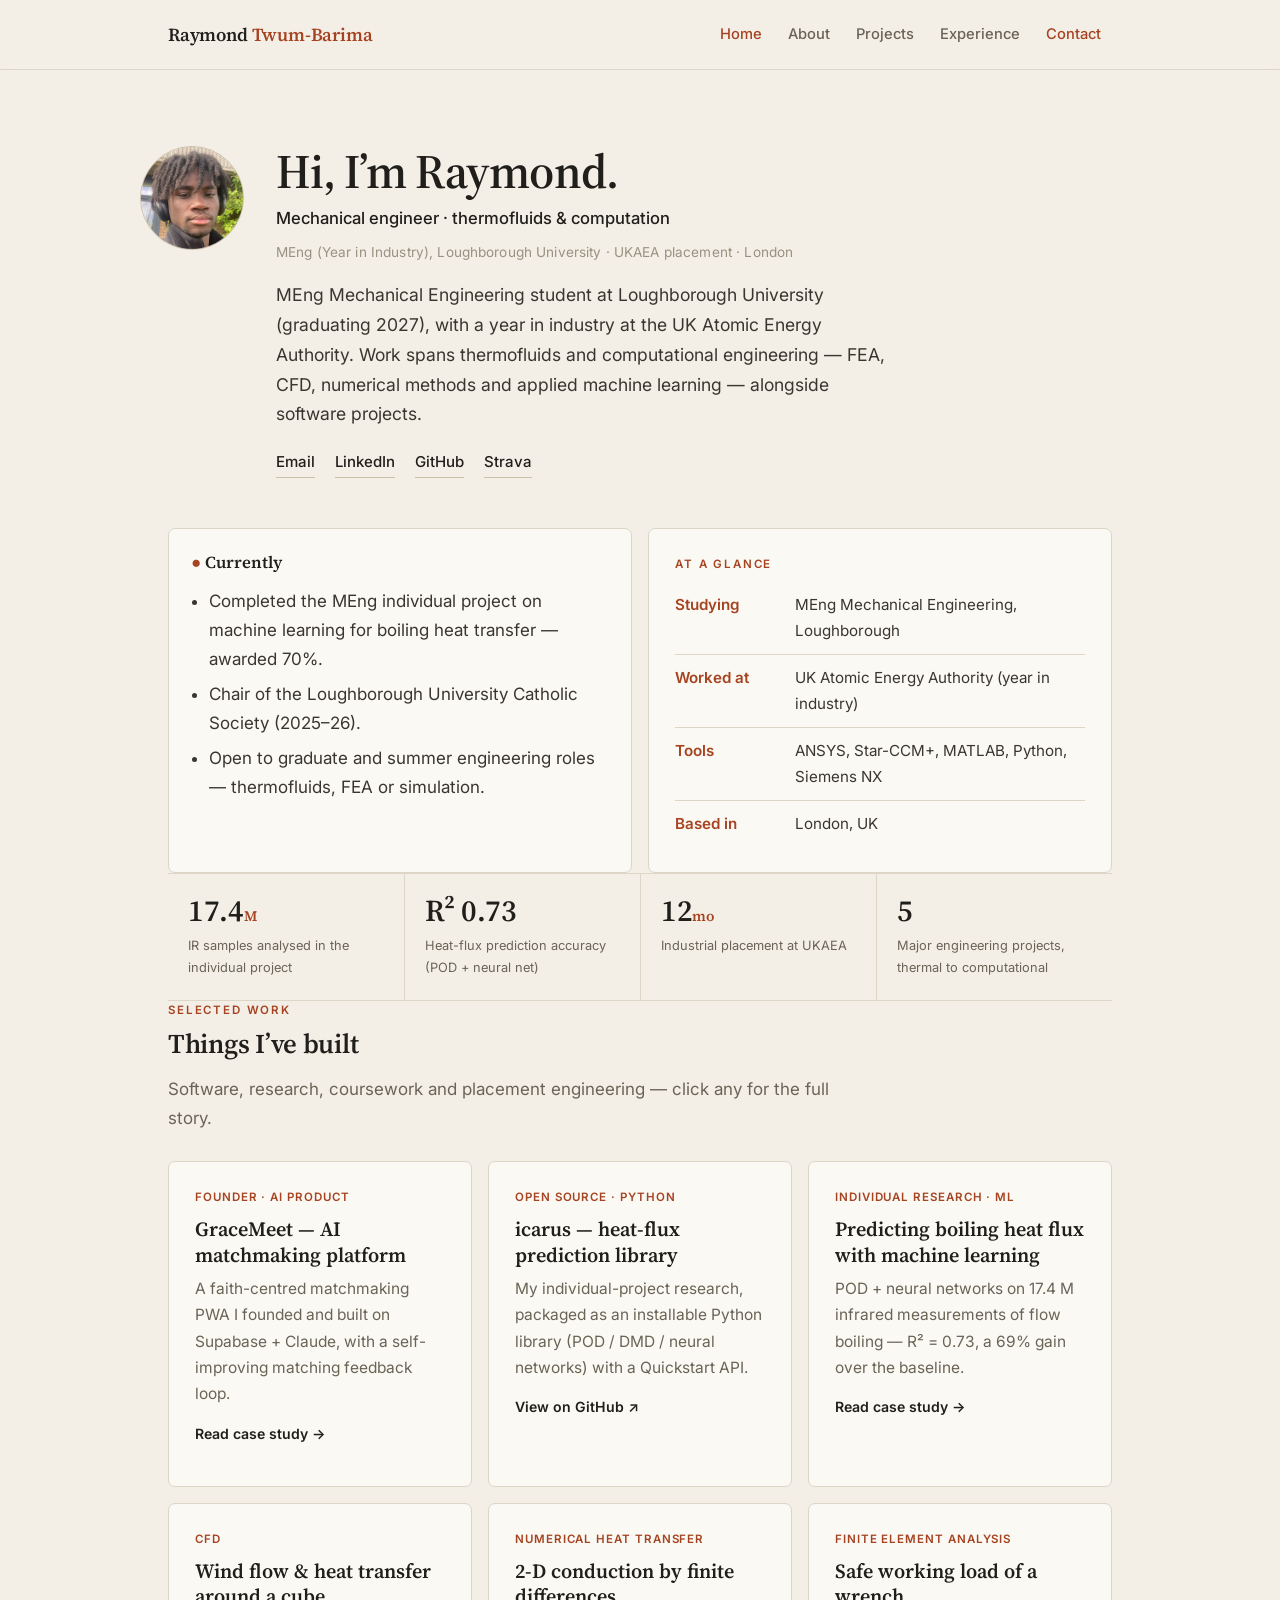
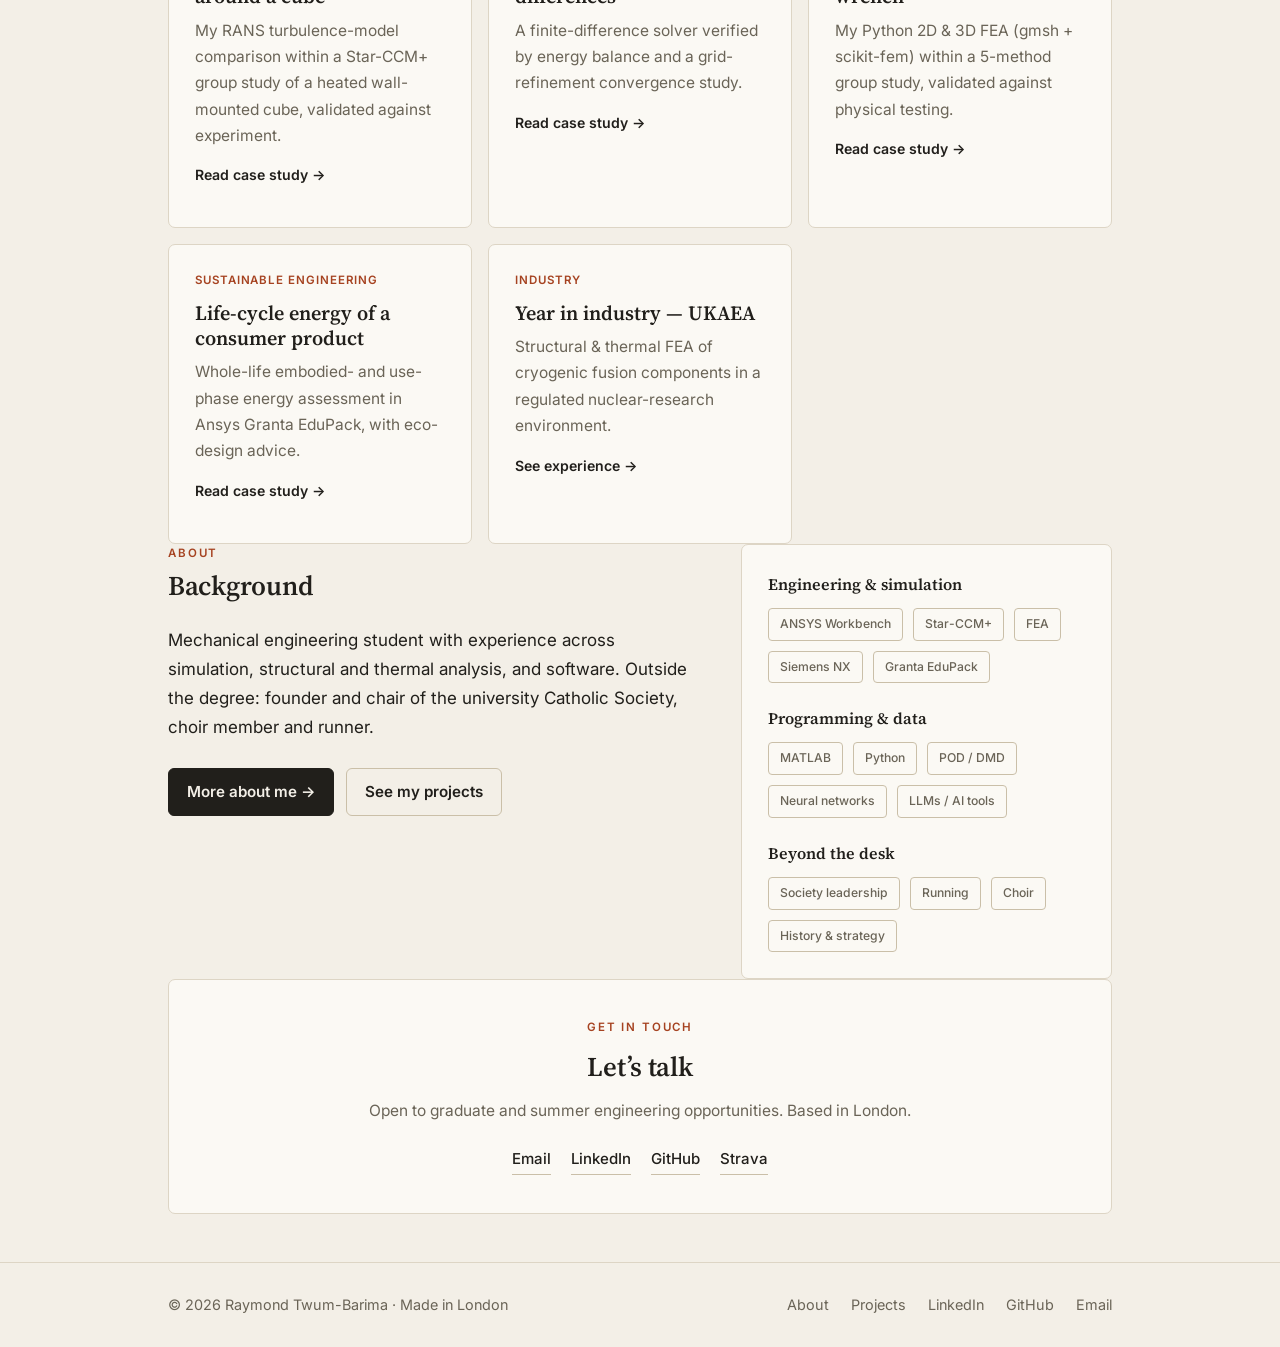
<file: index.html>
<!DOCTYPE html>
<html lang="en">
<head>
<meta charset="UTF-8">
<meta name="viewport" content="width=device-width, initial-scale=1.0">
<title>Raymond Twum-Barima</title>
<meta name="description" content="Personal site of Raymond Twum-Barima — MEng Mechanical Engineer (Loughborough), thermofluids and computational engineering, UKAEA placement, society founder, runner and choir singer.">
<link rel="preconnect" href="https://fonts.googleapis.com">
<link rel="preconnect" href="https://fonts.gstatic.com" crossorigin>
<link href="https://fonts.googleapis.com/css2?family=Inter:wght@400;500;600;700&family=Source+Serif+4:opsz,wght@8..60,400;8..60,500;8..60,600;8..60,700&display=swap" rel="stylesheet">
<link rel="icon" type="image/svg+xml" href="assets/favicon.svg">
<meta name="theme-color" content="#f3efe7">
<link rel="canonical" href="https://twumbarimaraymond1-coder.github.io/">
<meta property="og:type" content="website">
<meta property="og:title" content="Raymond Twum-Barima">
<meta property="og:description" content="Personal site of Raymond Twum-Barima — MEng Mechanical Engineer (Loughborough), thermofluids and computational engineering, UKAEA placement, society founder, runner and choir singer.">
<meta property="og:url" content="https://twumbarimaraymond1-coder.github.io/">
<meta property="og:image" content="https://twumbarimaraymond1-coder.github.io/assets/og-card.png">
<meta property="og:image:width" content="1200">
<meta property="og:image:height" content="630">
<meta name="twitter:card" content="summary_large_image">
<link rel="stylesheet" href="assets/style.css">
<script type="application/ld+json">{"@context":"https://schema.org","@type":"Person","name":"Raymond Twum-Barima","url":"https://twumbarimaraymond1-coder.github.io/","email":"mailto:twumbarimaraymond1@gmail.com","affiliation":{"@type":"CollegeOrUniversity","name":"Loughborough University"},"sameAs":["https://www.linkedin.com/in/raymond-t-30aa451b0/","https://github.com/twumbarimaraymond1-coder"]}</script>
</head>
<body>
<a class="skip" href="#main">Skip to content</a>

<nav class="nav">
  <div class="nav-inner">
    <a class="brand" href="index.html">Raymond <span>Twum-Barima</span></a>
    <div class="nav-links">
      <a href="index.html">Home</a>
      <a href="about.html">About</a>
      <a href="projects.html">Projects</a>
      <a href="experience.html">Experience</a>
      <a href="index.html#contact">Contact</a>
    </div>
  </div>
</nav>

<main id="main">
<header class="hub wrap">
  <div class="avatar"><img src="assets/img/raymond.jpg" width="480" height="480" alt="Raymond Twum-Barima" fetchpriority="high" decoding="async"></div>
  <div>
    <h1>Hi, I&rsquo;m Raymond.</h1>
    <div class="role">Mechanical engineer · thermofluids &amp; computation</div>
    <div class="creds">MEng (Year in Industry), Loughborough University · UKAEA placement · London</div>
    <p class="intro">MEng Mechanical Engineering student at Loughborough University (graduating 2027), with a year in industry
    at the UK Atomic Energy Authority. Work spans thermofluids and computational engineering &mdash; FEA, CFD, numerical
    methods and applied machine learning &mdash; alongside software projects.</p>
    <div class="social">
      <a class="email" href="mailto:twumbarimaraymond1@gmail.com">Email</a>
      <a class="linkedin" href="https://www.linkedin.com/in/raymond-t-30aa451b0/" target="_blank" rel="noopener">LinkedIn</a>
      <a class="github" href="https://github.com/twumbarimaraymond1-coder" target="_blank" rel="noopener">GitHub</a>
      <a class="strava" href="https://strava.app.link/qvrpNWhXb0b" target="_blank" rel="noopener">Strava</a>    </div>
  </div>
</header>

<section class="wrap" style="padding-top:24px">
  <div class="grid cols-2">
    <div class="now">
      <h3><span class="dot">●</span> Currently</h3>
      <ul>
        <li>Completed the MEng individual project on machine learning for boiling heat transfer — awarded 70%.</li>
        <li>Chair of the Loughborough University Catholic Society (2025&ndash;26).</li>
        <li>Open to graduate and summer engineering roles &mdash; thermofluids, FEA or simulation.</li>
      </ul>
    </div>
    <div class="card">
      <div class="kicker" style="margin-bottom:8px">At a glance</div>
      <ul class="facts-list">
        <li><span class="k">Studying</span><span>MEng Mechanical Engineering, Loughborough</span></li>
        <li><span class="k">Worked at</span><span>UK Atomic Energy Authority (year in industry)</span></li>
        <li><span class="k">Tools</span><span>ANSYS, Star-CCM+, MATLAB, Python, Siemens NX</span></li>
        <li><span class="k">Based in</span><span>London, UK</span></li>
      </ul>
    </div>
  </div>
</section>

<section class="wrap">
  <div class="stats">
    <div class="stat"><div class="num">17.4<span class="u">M</span></div><div class="lbl">IR samples analysed in the individual project</div></div>
    <div class="stat"><div class="num">R²&nbsp;0.73</div><div class="lbl">Heat-flux prediction accuracy (POD + neural net)</div></div>
    <div class="stat"><div class="num">12<span class="u">mo</span></div><div class="lbl">Industrial placement at UKAEA</div></div>
    <div class="stat"><div class="num">5</div><div class="lbl">Major engineering projects, thermal to computational</div></div>
  </div>
</section>

<section class="wrap" id="projects">
  <div class="kicker">Selected work</div>
  <h2 class="section-title">Things I&rsquo;ve built</h2>
  <p class="section-sub">Software, research, coursework and placement engineering &mdash; click any for the full story.</p>

  <div class="grid cols-3">
    <a class="card" href="project-gracemeet.html">
      <div class="tag">Founder · AI product</div>
      <h3>GraceMeet — AI matchmaking platform</h3>
      <p>A faith-centred matchmaking PWA I founded and built on Supabase + Claude, with a self-improving matching feedback loop.</p>
      <p class="more">Read case study →</p>
    </a>
    <a class="card" href="https://github.com/twumbarimaraymond1-coder/icarus" target="_blank" rel="noopener">
      <div class="tag">Open source · Python</div>
      <h3>icarus — heat-flux prediction library</h3>
      <p>My individual-project research, packaged as an installable Python library (POD / DMD / neural networks) with a Quickstart API.</p>
      <p class="more">View on GitHub ↗</p>
    </a>
    <a class="card" href="project-individual.html">
      <div class="tag">Individual research · ML</div>
      <h3>Predicting boiling heat flux with machine learning</h3>
      <p>POD + neural networks on 17.4 M infrared measurements of flow boiling — R² = 0.73, a 69% gain over the baseline.</p>
      <p class="more">Read case study →</p>
    </a>
    <a class="card" href="project-cfd.html">
      <div class="tag">CFD</div>
      <h3>Wind flow &amp; heat transfer around a cube</h3>
      <p>My RANS turbulence-model comparison within a Star-CCM+ group study of a heated wall-mounted cube, validated against experiment.</p>
      <p class="more">Read case study →</p>
    </a>
    <a class="card" href="project-heat-transfer.html">
      <div class="tag">Numerical heat transfer</div>
      <h3>2-D conduction by finite differences</h3>
      <p>A finite-difference solver verified by energy balance and a grid-refinement convergence study.</p>
      <p class="more">Read case study →</p>
    </a>
    <a class="card" href="project-fea.html">
      <div class="tag">Finite element analysis</div>
      <h3>Safe working load of a wrench</h3>
      <p>My Python 2D &amp; 3D FEA (gmsh + scikit-fem) within a 5-method group study, validated against physical testing.</p>
      <p class="more">Read case study →</p>
    </a>
    <a class="card" href="project-sustainability.html">
      <div class="tag">Sustainable engineering</div>
      <h3>Life-cycle energy of a consumer product</h3>
      <p>Whole-life embodied- and use-phase energy assessment in Ansys Granta EduPack, with eco-design advice.</p>
      <p class="more">Read case study →</p>
    </a>
    <a class="card" href="project-ukaea.html">
      <div class="tag">Industry</div>
      <h3>Year in industry — UKAEA</h3>
      <p>Structural &amp; thermal FEA of cryogenic fusion components in a regulated nuclear-research environment.</p>
      <p class="more">See experience →</p>
    </a>
  </div>
</section>

<section class="wrap" id="about-teaser">
  <div class="about-grid">
    <div>
      <div class="kicker">About</div>
      <h2 class="section-title">Background</h2>
      <p>Mechanical engineering student with experience across simulation, structural and thermal analysis, and
      software. Outside the degree: founder and chair of the university Catholic Society, choir member and runner.</p>
      <div class="hero-cta">
        <a class="btn btn-primary" href="about.html">More about me →</a>
        <a class="btn btn-ghost" href="projects.html">See my projects</a>
      </div>
    </div>
    <div class="card">
      <div class="skill-group" style="margin-bottom:22px">
        <h4>Engineering &amp; simulation</h4>
        <div class="chips"><span class="chip">ANSYS Workbench</span><span class="chip">Star-CCM+</span><span class="chip">FEA</span><span class="chip">Siemens NX</span><span class="chip">Granta EduPack</span></div>
      </div>
      <div class="skill-group" style="margin-bottom:22px">
        <h4>Programming &amp; data</h4>
        <div class="chips"><span class="chip">MATLAB</span><span class="chip">Python</span><span class="chip">POD / DMD</span><span class="chip">Neural networks</span><span class="chip">LLMs / AI tools</span></div>
      </div>
      <div class="skill-group">
        <h4>Beyond the desk</h4>
        <div class="chips"><span class="chip">Society leadership</span><span class="chip">Running</span><span class="chip">Choir</span><span class="chip">History &amp; strategy</span></div>
      </div>
    </div>
  </div>
</section>

<section class="wrap" id="contact">
  <div class="card" style="text-align:center;padding:38px">
    <div class="kicker">Get in touch</div>
    <h2 class="section-title" style="margin-top:6px">Let&rsquo;s talk</h2>
    <p class="section-sub" style="max-width:560px;margin:0 auto 22px">Open to graduate and summer engineering opportunities. Based in London.</p>
    <div class="social" style="justify-content:center">
      <a class="email" href="mailto:twumbarimaraymond1@gmail.com">Email</a>
      <a class="linkedin" href="https://www.linkedin.com/in/raymond-t-30aa451b0/" target="_blank" rel="noopener">LinkedIn</a>
      <a class="github" href="https://github.com/twumbarimaraymond1-coder" target="_blank" rel="noopener">GitHub</a>
      <a class="strava" href="https://strava.app.link/qvrpNWhXb0b" target="_blank" rel="noopener">Strava</a>    </div>
  </div>
</section>
</main>

<footer>
  <div class="wrap foot-inner">
    <div>© 2026 Raymond Twum-Barima · Made in London</div>
    <div class="foot-links">
      <a href="about.html">About</a>
      <a href="projects.html">Projects</a>
      <a href="https://www.linkedin.com/in/raymond-t-30aa451b0/" target="_blank" rel="noopener">LinkedIn</a>
      <a href="https://github.com/twumbarimaraymond1-coder" target="_blank" rel="noopener">GitHub</a>
      <a href="mailto:twumbarimaraymond1@gmail.com">Email</a>
    </div>
  </div>
</footer>

<script src="assets/script.js"></script>
</body>
</html>
</file>
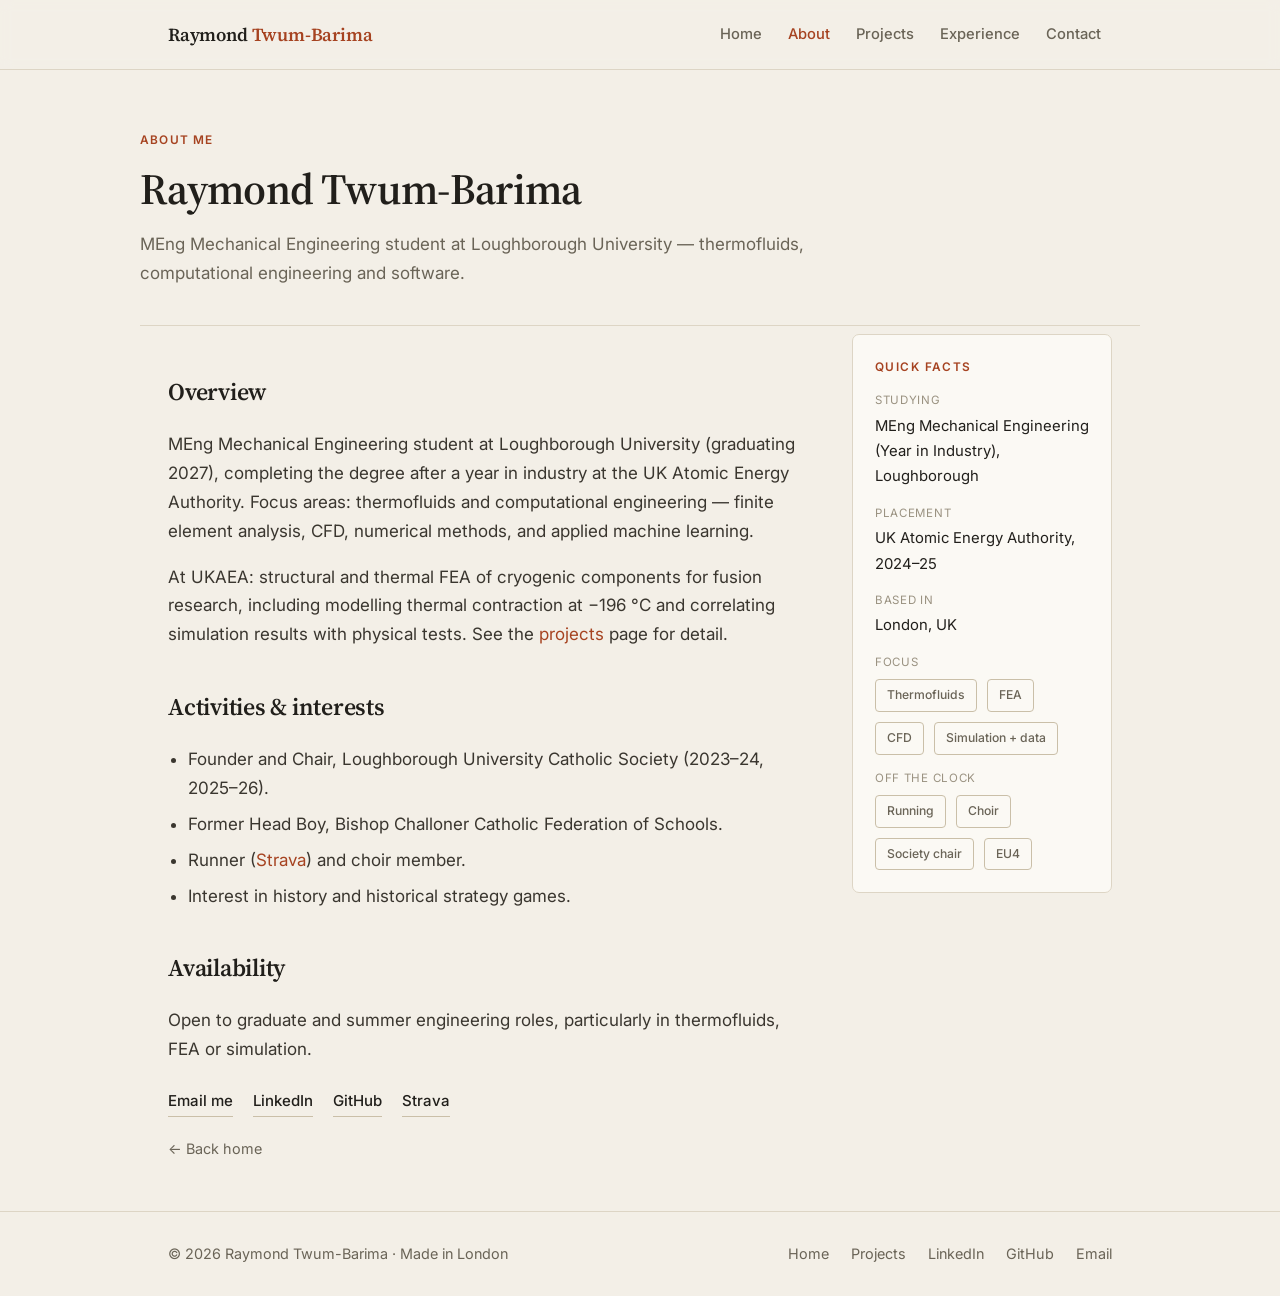
<file: about.html>
<!DOCTYPE html>
<html lang="en">
<head>
<meta charset="UTF-8">
<meta name="viewport" content="width=device-width, initial-scale=1.0">
<title>About — Raymond Twum-Barima</title>
<meta name="description" content="About Raymond Twum-Barima — mechanical engineer, society founder, runner and choir singer.">
<link rel="preconnect" href="https://fonts.googleapis.com">
<link rel="preconnect" href="https://fonts.gstatic.com" crossorigin>
<link href="https://fonts.googleapis.com/css2?family=Inter:wght@400;500;600;700&family=Source+Serif+4:opsz,wght@8..60,400;8..60,500;8..60,600;8..60,700&display=swap" rel="stylesheet">
<link rel="icon" type="image/svg+xml" href="assets/favicon.svg">
<meta name="theme-color" content="#f3efe7">
<link rel="canonical" href="https://twumbarimaraymond1-coder.github.io/about.html">
<meta property="og:type" content="website">
<meta property="og:title" content="About — Raymond Twum-Barima">
<meta property="og:description" content="About Raymond Twum-Barima — mechanical engineer, society founder, runner and choir singer.">
<meta property="og:url" content="https://twumbarimaraymond1-coder.github.io/about.html">
<meta property="og:image" content="https://twumbarimaraymond1-coder.github.io/assets/og-card.png">
<meta property="og:image:width" content="1200">
<meta property="og:image:height" content="630">
<meta name="twitter:card" content="summary_large_image">
<link rel="stylesheet" href="assets/style.css">
</head>
<body>
<a class="skip" href="#main">Skip to content</a>

<nav class="nav">
  <div class="nav-inner">
    <a class="brand" href="index.html">Raymond <span>Twum-Barima</span></a>
    <div class="nav-links">
      <a href="index.html">Home</a>
      <a href="about.html">About</a>
      <a href="projects.html">Projects</a>
      <a href="experience.html">Experience</a>
      <a href="index.html#contact">Contact</a>
    </div>
  </div>
</nav>

<main id="main">
<header class="proj-head wrap">
  <div class="tag">About me</div>
  <h1>Raymond Twum-Barima</h1>
  <p class="lede" style="color:var(--muted);max-width:760px">MEng Mechanical Engineering student at Loughborough
  University &mdash; thermofluids, computational engineering and software.</p>
</header>

<section class="wrap">
<div class="layout">
  <div class="content">
    <h2>Overview</h2>
    <p>MEng Mechanical Engineering student at Loughborough University (graduating 2027), completing the degree after a year in
    industry at the UK Atomic Energy Authority. Focus areas: thermofluids and computational engineering &mdash; finite
    element analysis, CFD, numerical methods, and applied machine learning.</p>
    <p>At UKAEA: structural and thermal FEA of cryogenic components for fusion research, including modelling thermal
    contraction at &minus;196&nbsp;°C and correlating simulation results with physical tests. See the
    <a href="projects.html">projects</a> page for detail.</p>

    <h2>Activities &amp; interests</h2>
    <ul>
      <li>Founder and Chair, Loughborough University Catholic Society (2023&ndash;24, 2025&ndash;26).</li>
      <li>Former Head Boy, Bishop Challoner Catholic Federation of Schools.</li>
      <li>Runner (<a href="https://strava.app.link/qvrpNWhXb0b" target="_blank" rel="noopener">Strava</a>) and choir member.</li>
      <li>Interest in history and historical strategy games.</li>
    </ul>

    <h2>Availability</h2>
    <p>Open to graduate and summer engineering roles, particularly in thermofluids, FEA or simulation.</p>

    <div class="social" style="margin-top:24px">
      <a class="email" href="mailto:twumbarimaraymond1@gmail.com">Email me</a>
      <a class="linkedin" href="https://www.linkedin.com/in/raymond-t-30aa451b0/" target="_blank" rel="noopener">LinkedIn</a>
      <a class="github" href="https://github.com/twumbarimaraymond1-coder" target="_blank" rel="noopener">GitHub</a>
      <a class="strava" href="https://strava.app.link/qvrpNWhXb0b" target="_blank" rel="noopener">Strava</a>    </div>

    <a class="backlink" href="index.html">← Back home</a>
  </div>

  <aside>
    <div class="sidecard">
      <h4>Quick facts</h4>
      <dl>
        <dt>Studying</dt><dd>MEng Mechanical Engineering (Year in Industry), Loughborough</dd>
        <dt>Placement</dt><dd>UK Atomic Energy Authority, 2024–25</dd>
        <dt>Based in</dt><dd>London, UK</dd>
        <dt>Focus</dt>
        <dd><div class="chips"><span class="chip">Thermofluids</span><span class="chip">FEA</span><span class="chip">CFD</span><span class="chip">Simulation + data</span></div></dd>
        <dt>Off the clock</dt>
        <dd><div class="chips"><span class="chip">Running</span><span class="chip">Choir</span><span class="chip">Society chair</span><span class="chip">EU4</span></div></dd>
      </dl>
    </div>
  </aside>
</div>
</section>
</main>

<footer>
  <div class="wrap foot-inner">
    <div>© 2026 Raymond Twum-Barima · Made in London</div>
    <div class="foot-links">
      <a href="index.html">Home</a>
      <a href="projects.html">Projects</a>
      <a href="https://www.linkedin.com/in/raymond-t-30aa451b0/" target="_blank" rel="noopener">LinkedIn</a>
      <a href="https://github.com/twumbarimaraymond1-coder" target="_blank" rel="noopener">GitHub</a>
      <a href="mailto:twumbarimaraymond1@gmail.com">Email</a>
    </div>
  </div>
</footer>

<script src="assets/script.js"></script>
</body>
</html>
</file>
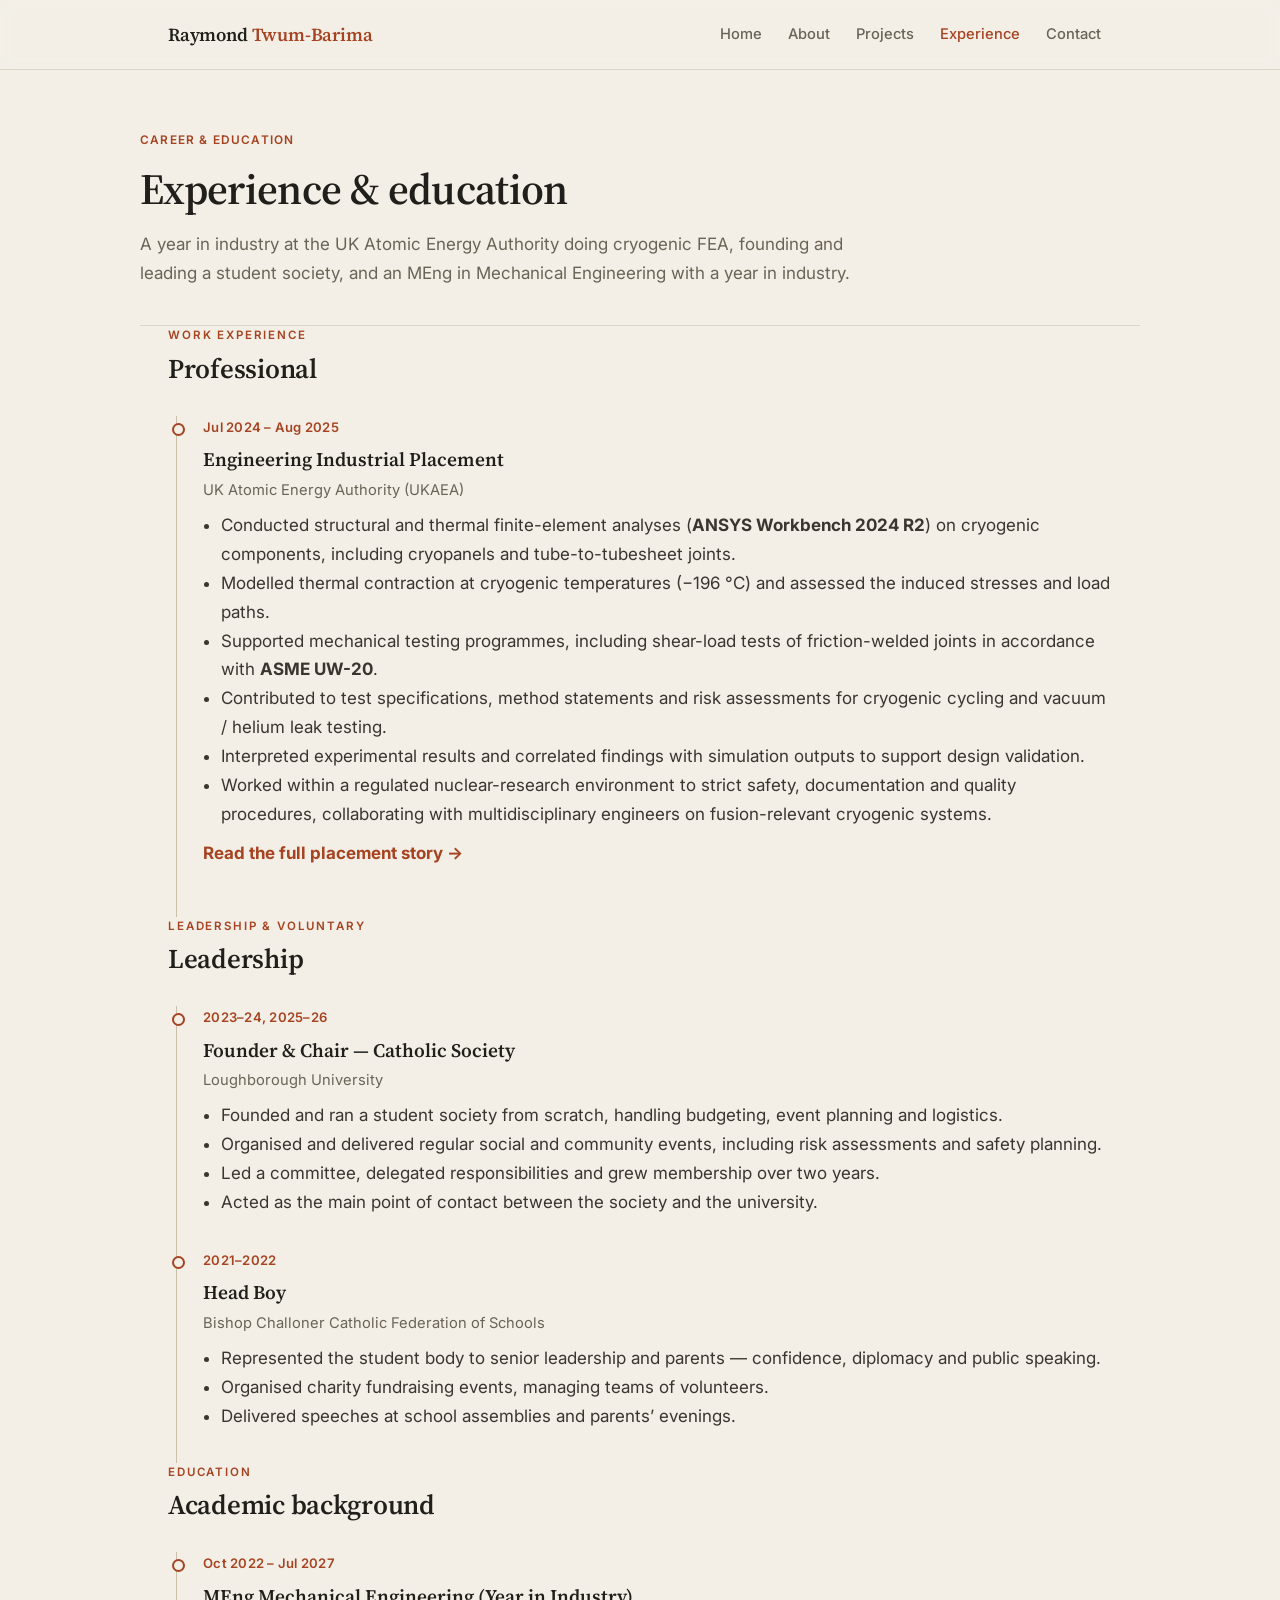
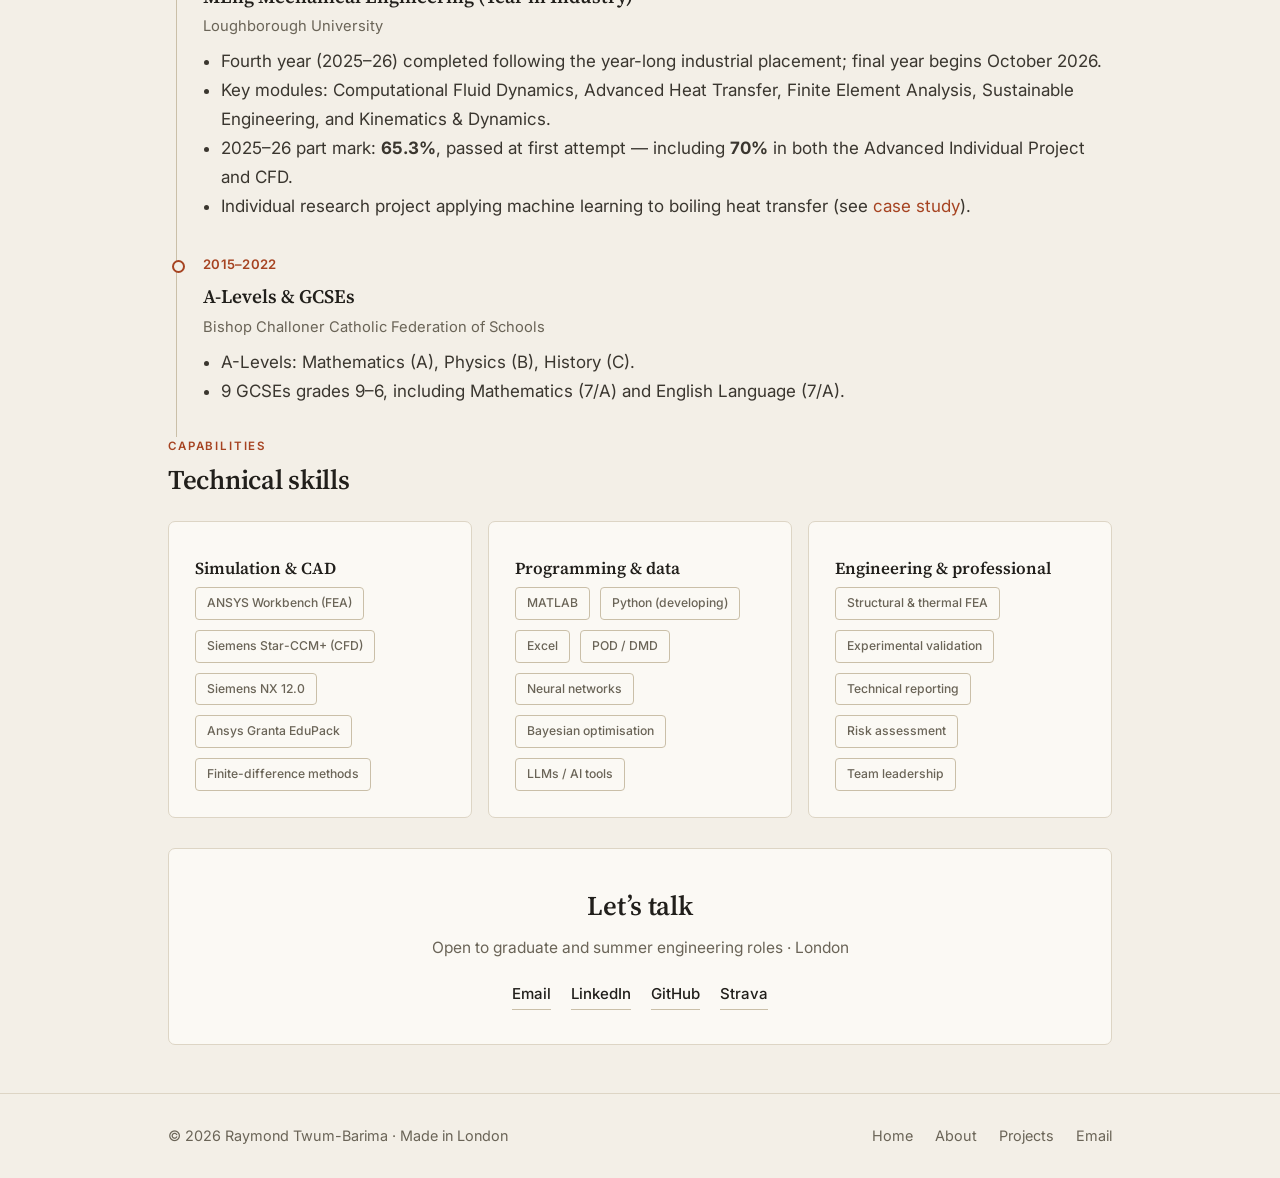
<file: experience.html>
<!DOCTYPE html>
<html lang="en">
<head>
<meta charset="UTF-8">
<meta name="viewport" content="width=device-width, initial-scale=1.0">
<title>Experience & Education — Raymond Twum-Barima</title>
<meta name="description" content="Engineering placement at UKAEA (cryogenic FEA), leadership experience and MEng Mechanical Engineering at Loughborough University.">
<link rel="preconnect" href="https://fonts.googleapis.com">
<link rel="preconnect" href="https://fonts.gstatic.com" crossorigin>
<link href="https://fonts.googleapis.com/css2?family=Inter:wght@400;500;600;700&family=Source+Serif+4:opsz,wght@8..60,400;8..60,500;8..60,600;8..60,700&display=swap" rel="stylesheet">
<link rel="icon" type="image/svg+xml" href="assets/favicon.svg">
<meta name="theme-color" content="#f3efe7">
<link rel="canonical" href="https://twumbarimaraymond1-coder.github.io/experience.html">
<meta property="og:type" content="website">
<meta property="og:title" content="Experience & Education — Raymond Twum-Barima">
<meta property="og:description" content="Engineering placement at UKAEA (cryogenic FEA), leadership experience and MEng Mechanical Engineering at Loughborough University.">
<meta property="og:url" content="https://twumbarimaraymond1-coder.github.io/experience.html">
<meta property="og:image" content="https://twumbarimaraymond1-coder.github.io/assets/og-card.png">
<meta property="og:image:width" content="1200">
<meta property="og:image:height" content="630">
<meta name="twitter:card" content="summary_large_image">
<link rel="stylesheet" href="assets/style.css">
</head>
<body>
<a class="skip" href="#main">Skip to content</a>

<nav class="nav">
  <div class="nav-inner">
    <a class="brand" href="index.html">Raymond <span>Twum-Barima</span></a>
    <div class="nav-links">
      <a href="index.html">Home</a>
      <a href="about.html">About</a>
      <a href="projects.html">Projects</a>
      <a href="experience.html">Experience</a>
      <a href="index.html#contact">Contact</a>
    </div>
  </div>
</nav>

<main id="main">
<header class="proj-head wrap">
  <div class="tag">Career &amp; education</div>
  <h1>Experience &amp; education</h1>
  <p class="lede" style="color:var(--muted);max-width:760px">A year in industry at the UK Atomic Energy Authority doing
  cryogenic FEA, founding and leading a student society, and an MEng in Mechanical Engineering with a year in industry.</p>
</header>

<section class="wrap">
  <div class="kicker">Work experience</div>
  <h2 class="section-title" style="margin-bottom:24px">Professional</h2>
  <div class="timeline">
    <div class="tl-item" id="ukaea">
      <div class="when">Jul 2024 – Aug 2025</div>
      <h3>Engineering Industrial Placement</h3>
      <div class="org">UK Atomic Energy Authority (UKAEA)</div>
      <ul>
        <li>Conducted structural and thermal finite-element analyses (<b>ANSYS Workbench 2024 R2</b>) on cryogenic components, including cryopanels and tube-to-tubesheet joints.</li>
        <li>Modelled thermal contraction at cryogenic temperatures (&minus;196&nbsp;°C) and assessed the induced stresses and load paths.</li>
        <li>Supported mechanical testing programmes, including shear-load tests of friction-welded joints in accordance with <b>ASME UW-20</b>.</li>
        <li>Contributed to test specifications, method statements and risk assessments for cryogenic cycling and vacuum / helium leak testing.</li>
        <li>Interpreted experimental results and correlated findings with simulation outputs to support design validation.</li>
        <li>Worked within a regulated nuclear-research environment to strict safety, documentation and quality procedures, collaborating with multidisciplinary engineers on fusion-relevant cryogenic systems.</li>
      </ul>
      <p style="margin-top:10px"><a href="project-ukaea.html"><b>Read the full placement story →</b></a></p>
    </div>
  </div>
</section>

<section class="wrap">
  <div class="kicker">Leadership &amp; voluntary</div>
  <h2 class="section-title" style="margin-bottom:24px">Leadership</h2>
  <div class="timeline">
    <div class="tl-item">
      <div class="when">2023–24, 2025–26</div>
      <h3>Founder &amp; Chair — Catholic Society</h3>
      <div class="org">Loughborough University</div>
      <ul>
        <li>Founded and ran a student society from scratch, handling budgeting, event planning and logistics.</li>
        <li>Organised and delivered regular social and community events, including risk assessments and safety planning.</li>
        <li>Led a committee, delegated responsibilities and grew membership over two years.</li>
        <li>Acted as the main point of contact between the society and the university.</li>
      </ul>
    </div>
    <div class="tl-item">
      <div class="when">2021–2022</div>
      <h3>Head Boy</h3>
      <div class="org">Bishop Challoner Catholic Federation of Schools</div>
      <ul>
        <li>Represented the student body to senior leadership and parents — confidence, diplomacy and public speaking.</li>
        <li>Organised charity fundraising events, managing teams of volunteers.</li>
        <li>Delivered speeches at school assemblies and parents&rsquo; evenings.</li>
      </ul>
    </div>
  </div>
</section>

<section class="wrap">
  <div class="kicker">Education</div>
  <h2 class="section-title" style="margin-bottom:24px">Academic background</h2>
  <div class="timeline">
    <div class="tl-item">
      <div class="when">Oct 2022 – Jul 2027</div>
      <h3>MEng Mechanical Engineering (Year in Industry)</h3>
      <div class="org">Loughborough University</div>
      <ul>
        <li>Fourth year (2025–26) completed following the year-long industrial placement; final year begins October 2026.</li>
        <li>Key modules: Computational Fluid Dynamics, Advanced Heat Transfer, Finite Element Analysis, Sustainable Engineering, and Kinematics &amp; Dynamics.</li>
        <li>2025–26 part mark: <b>65.3%</b>, passed at first attempt — including <b>70%</b> in both the Advanced Individual Project and CFD.</li>
        <li>Individual research project applying machine learning to boiling heat transfer (see <a href="project-individual.html">case study</a>).</li>
      </ul>
    </div>
    <div class="tl-item">
      <div class="when">2015–2022</div>
      <h3>A-Levels &amp; GCSEs</h3>
      <div class="org">Bishop Challoner Catholic Federation of Schools</div>
      <ul>
        <li>A-Levels: Mathematics (A), Physics (B), History (C).</li>
        <li>9 GCSEs grades 9–6, including Mathematics (7/A) and English Language (7/A).</li>
      </ul>
    </div>
  </div>
</section>

<section class="wrap">
  <div class="kicker">Capabilities</div>
  <h2 class="section-title" style="margin-bottom:18px">Technical skills</h2>
  <div class="grid cols-3">
    <div class="card">
      <h3 style="font-size:1.05rem">Simulation &amp; CAD</h3>
      <div class="chips"><span class="chip">ANSYS Workbench (FEA)</span><span class="chip">Siemens Star-CCM+ (CFD)</span><span class="chip">Siemens NX 12.0</span><span class="chip">Ansys Granta EduPack</span><span class="chip">Finite-difference methods</span></div>
    </div>
    <div class="card">
      <h3 style="font-size:1.05rem">Programming &amp; data</h3>
      <div class="chips"><span class="chip">MATLAB</span><span class="chip">Python (developing)</span><span class="chip">Excel</span><span class="chip">POD / DMD</span><span class="chip">Neural networks</span><span class="chip">Bayesian optimisation</span><span class="chip">LLMs / AI tools</span></div>
    </div>
    <div class="card">
      <h3 style="font-size:1.05rem">Engineering &amp; professional</h3>
      <div class="chips"><span class="chip">Structural &amp; thermal FEA</span><span class="chip">Experimental validation</span><span class="chip">Technical reporting</span><span class="chip">Risk assessment</span><span class="chip">Team leadership</span></div>
    </div>
  </div>

  <div class="card" style="text-align:center;margin-top:30px;padding:34px">
    <h2 class="section-title" style="margin:0 0 6px">Let&rsquo;s talk</h2>
    <p class="section-sub" style="max-width:560px;margin:0 auto 20px">Open to graduate and summer engineering roles · London</p>
    <div class="social" style="justify-content:center">
      <a class="email" href="mailto:twumbarimaraymond1@gmail.com">Email</a>
      <a class="linkedin" href="https://www.linkedin.com/in/raymond-t-30aa451b0/" target="_blank" rel="noopener">LinkedIn</a>
      <a class="github" href="https://github.com/twumbarimaraymond1-coder" target="_blank" rel="noopener">GitHub</a>
      <a class="strava" href="https://strava.app.link/qvrpNWhXb0b" target="_blank" rel="noopener">Strava</a>    </div>
  </div>
</section>
</main>

<footer>
  <div class="wrap foot-inner">
    <div>© 2026 Raymond Twum-Barima · Made in London</div>
    <div class="foot-links">
      <a href="index.html">Home</a>
      <a href="about.html">About</a>
      <a href="projects.html">Projects</a>
      <a href="mailto:twumbarimaraymond1@gmail.com">Email</a>
    </div>
  </div>
</footer>

<script src="assets/script.js"></script>
</body>
</html>
</file>
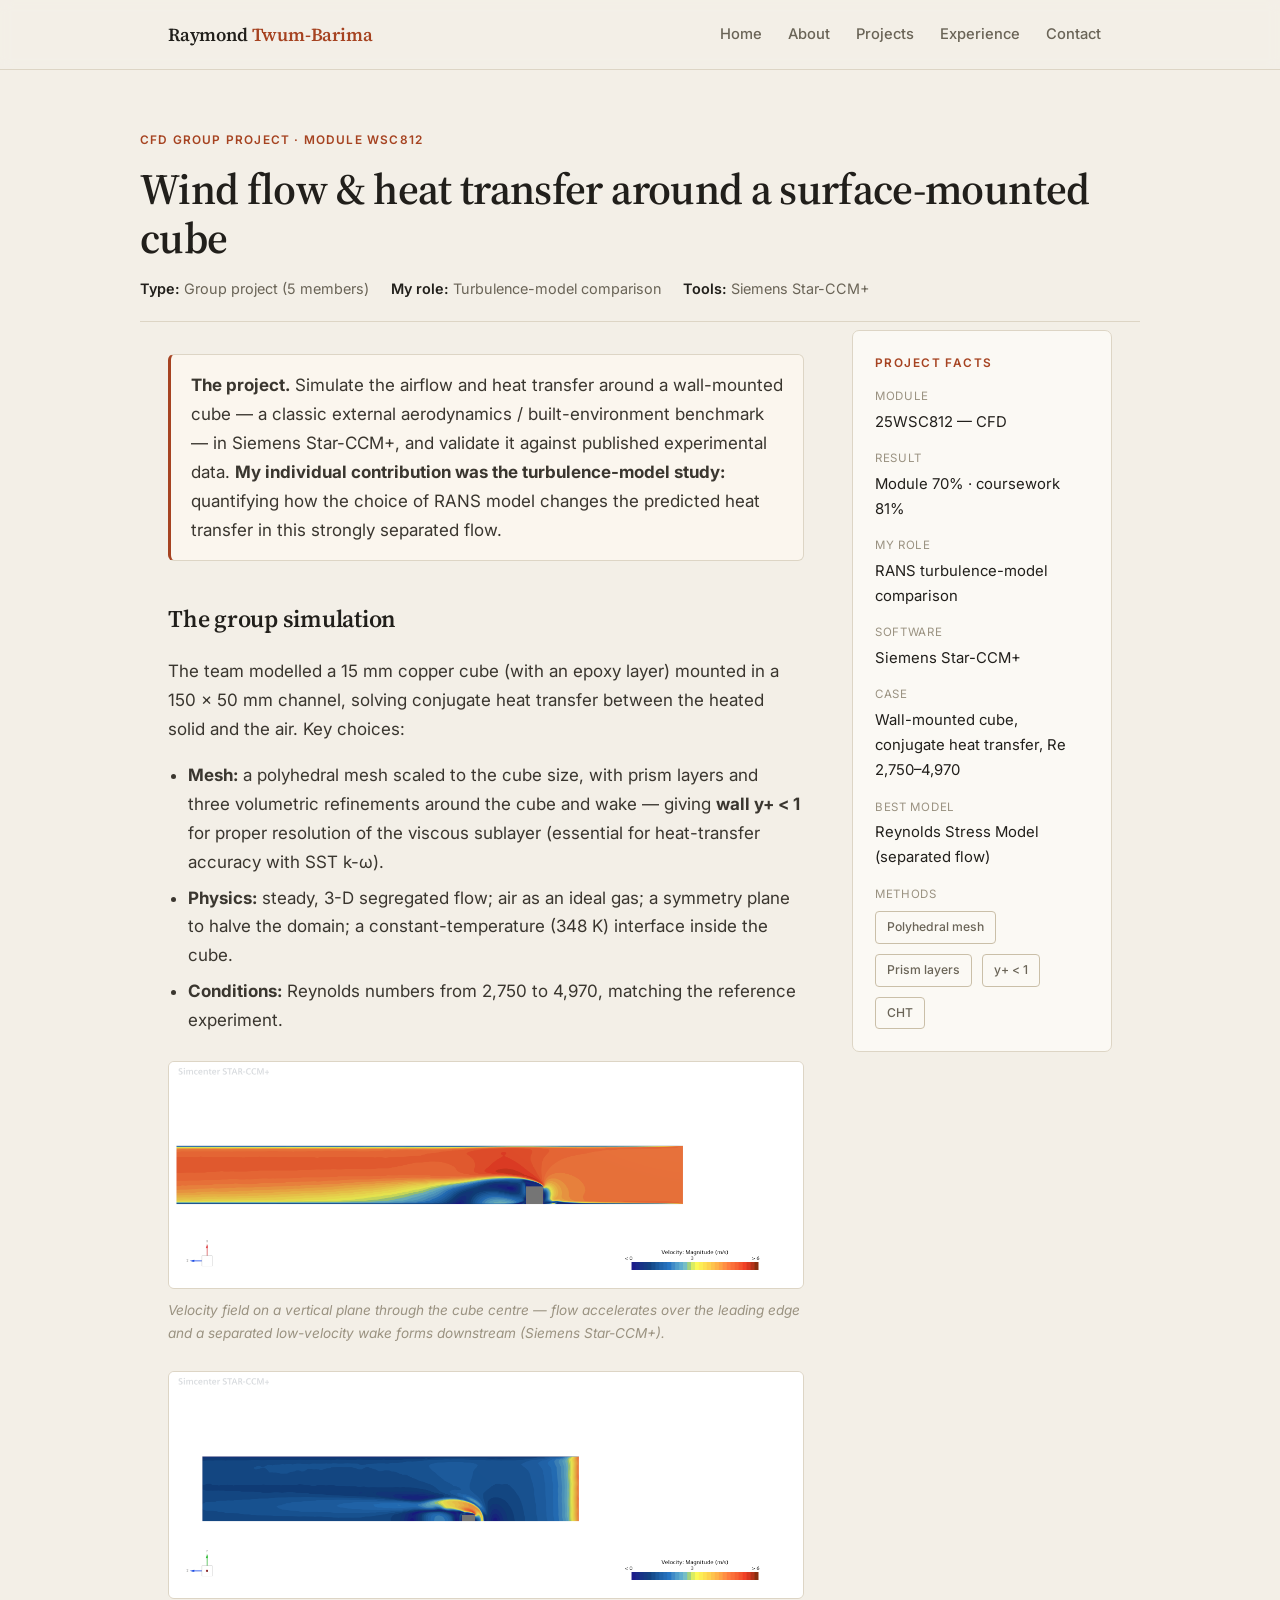
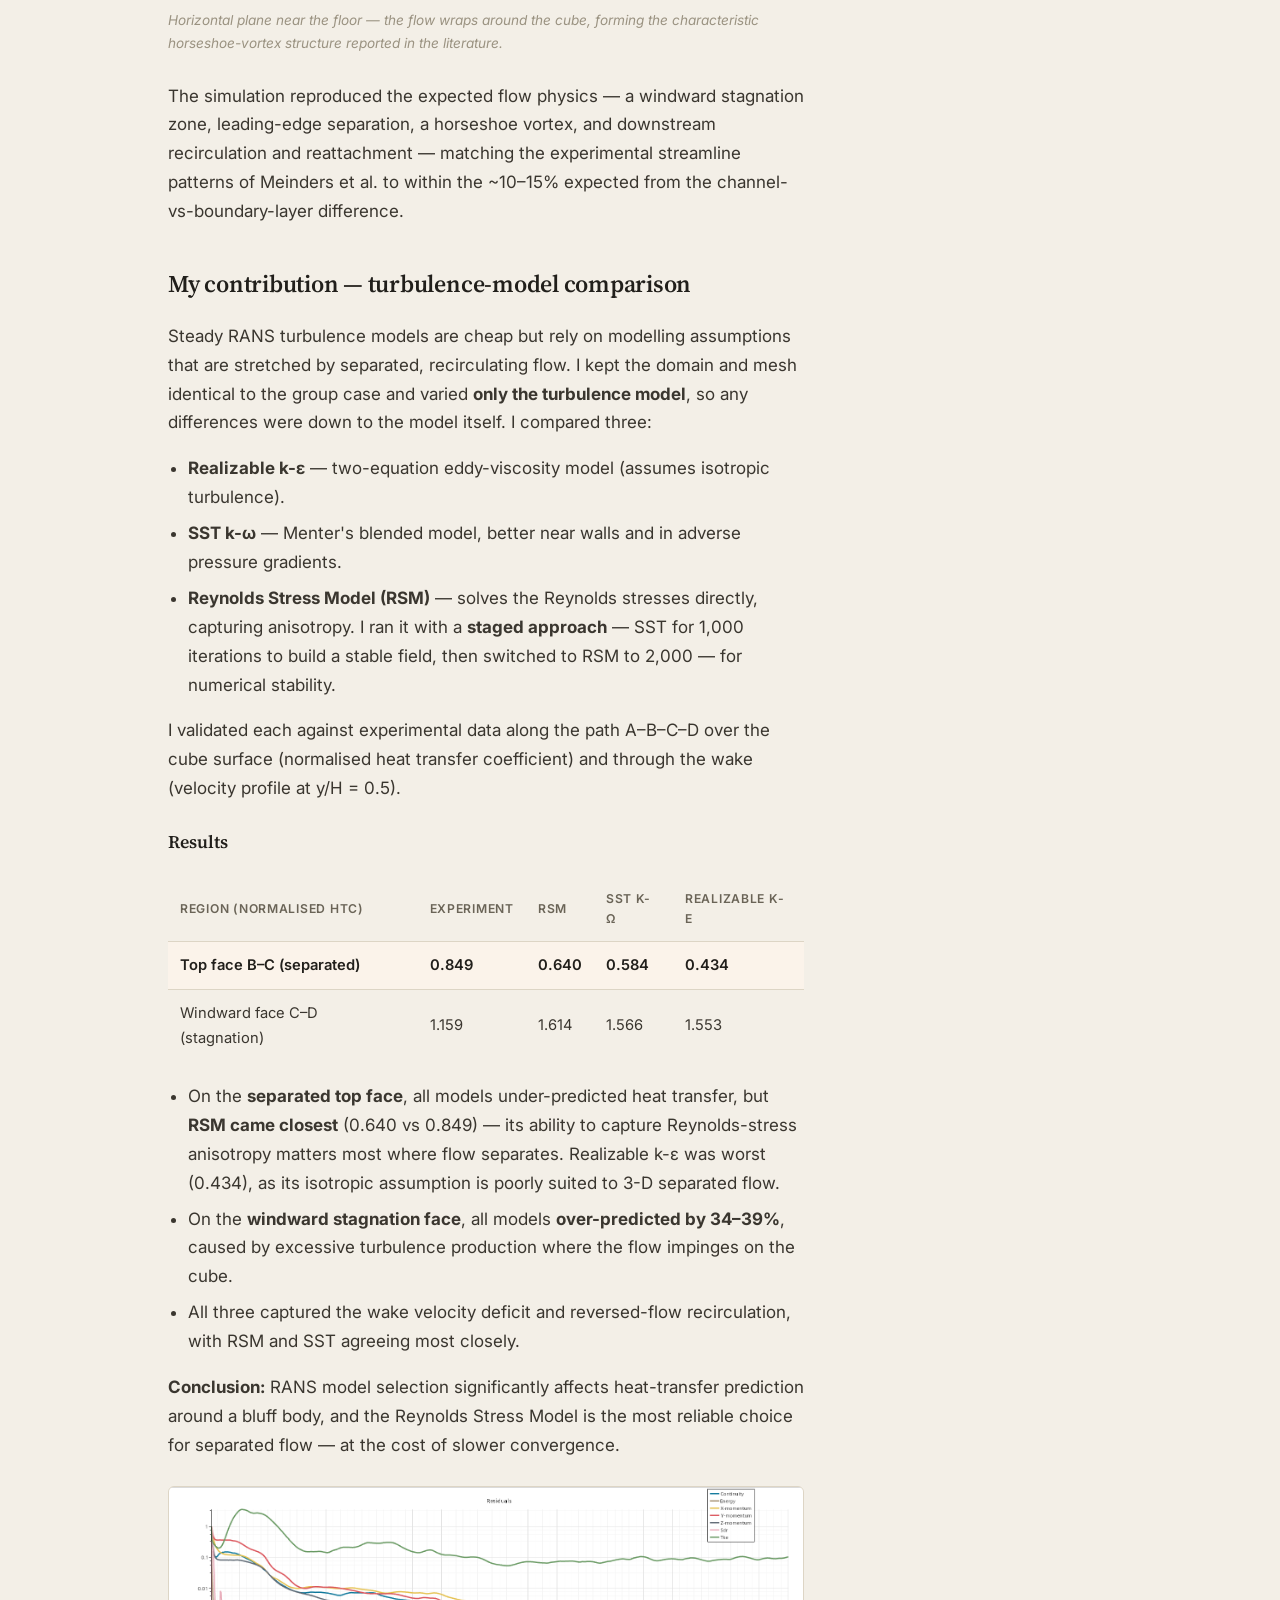
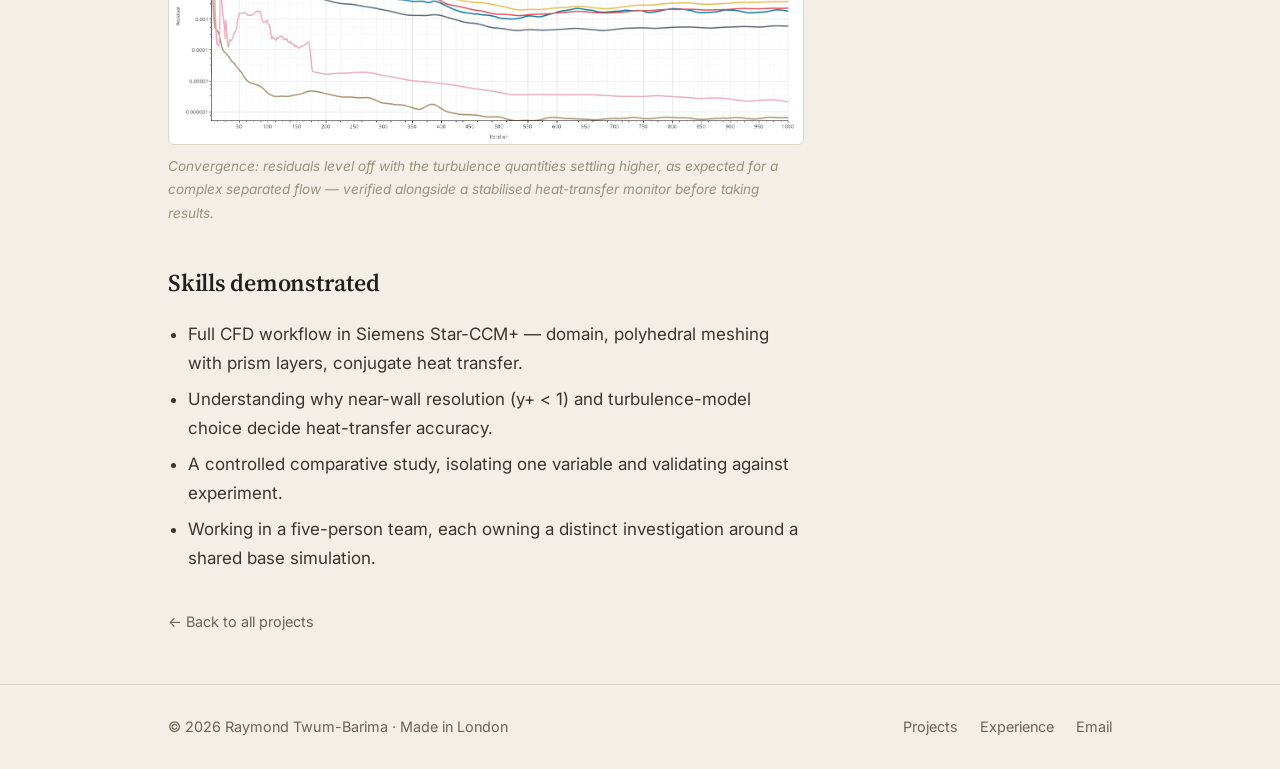
<file: project-cfd.html>
<!DOCTYPE html>
<html lang="en">
<head>
<meta charset="UTF-8">
<meta name="viewport" content="width=device-width, initial-scale=1.0">
<title>CFD: Wind Flow & Heat Transfer Around a Cube — Raymond Twum-Barima</title>
<meta name="description" content="CFD group project in Star-CCM+ simulating wind flow and heat transfer around a surface-mounted cube. My contribution: a RANS turbulence-model comparison (k-epsilon, SST k-omega, Reynolds Stress Model).">
<link rel="preconnect" href="https://fonts.googleapis.com">
<link rel="preconnect" href="https://fonts.gstatic.com" crossorigin>
<link href="https://fonts.googleapis.com/css2?family=Inter:wght@400;500;600;700&family=Source+Serif+4:opsz,wght@8..60,400;8..60,500;8..60,600;8..60,700&display=swap" rel="stylesheet">
<link rel="icon" type="image/svg+xml" href="assets/favicon.svg">
<meta name="theme-color" content="#f3efe7">
<link rel="canonical" href="https://twumbarimaraymond1-coder.github.io/project-cfd.html">
<meta property="og:type" content="website">
<meta property="og:title" content="CFD: Wind Flow & Heat Transfer Around a Cube — Raymond Twum-Barima">
<meta property="og:description" content="CFD group project in Star-CCM+ simulating wind flow and heat transfer around a surface-mounted cube. My contribution: a RANS turbulence-model comparison (k-epsilon, SST k-omega, Reynolds Stress Model).">
<meta property="og:url" content="https://twumbarimaraymond1-coder.github.io/project-cfd.html">
<meta property="og:image" content="https://twumbarimaraymond1-coder.github.io/assets/og-card.png">
<meta property="og:image:width" content="1200">
<meta property="og:image:height" content="630">
<meta name="twitter:card" content="summary_large_image">
<link rel="stylesheet" href="assets/style.css">
</head>
<body>
<a class="skip" href="#main">Skip to content</a>

<nav class="nav">
  <div class="nav-inner">
    <a class="brand" href="index.html">Raymond <span>Twum-Barima</span></a>
    <div class="nav-links">
      <a href="index.html">Home</a>
      <a href="about.html">About</a>
      <a href="projects.html" class="active">Projects</a>
      <a href="experience.html">Experience</a>
      <a href="index.html#contact">Contact</a>
    </div>
  </div>
</nav>

<main id="main">
<header class="proj-head wrap">
  <div class="tag">CFD group project · Module WSC812</div>
  <h1>Wind flow &amp; heat transfer around a surface-mounted cube</h1>
  <div class="meta">
    <span><b>Type:</b> Group project (5 members)</span>
    <span><b>My role:</b> Turbulence-model comparison</span>
    <span><b>Tools:</b> Siemens Star-CCM+</span>
  </div>
</header>

<section class="wrap">
<div class="layout">
  <div class="content">

    <div class="callout">
      <b>The project.</b> Simulate the airflow and heat transfer around a wall-mounted cube — a classic external
      aerodynamics / built-environment benchmark — in Siemens Star-CCM+, and validate it against published experimental
      data. <b>My individual contribution was the turbulence-model study:</b> quantifying how the choice of RANS model
      changes the predicted heat transfer in this strongly separated flow.
    </div>

    <h2>The group simulation</h2>
    <p>The team modelled a 15&nbsp;mm copper cube (with an epoxy layer) mounted in a 150&nbsp;×&nbsp;50&nbsp;mm channel,
    solving conjugate heat transfer between the heated solid and the air. Key choices:</p>
    <ul>
      <li><b>Mesh:</b> a polyhedral mesh scaled to the cube size, with prism layers and three volumetric refinements
      around the cube and wake — giving <b>wall y+ &lt; 1</b> for proper resolution of the viscous sublayer (essential
      for heat-transfer accuracy with SST k-ω).</li>
      <li><b>Physics:</b> steady, 3-D segregated flow; air as an ideal gas; a symmetry plane to halve the domain; a
      constant-temperature (348&nbsp;K) interface inside the cube.</li>
      <li><b>Conditions:</b> Reynolds numbers from 2,750 to 4,970, matching the reference experiment.</li>
    </ul>

    <figure>
      <img loading="lazy" decoding="async" src="assets/img/cfd-cube-velocity.png" alt="Velocity magnitude contour on a vertical plane through the cube, showing acceleration over the top and a low-velocity wake behind">
      <figcaption>Velocity field on a vertical plane through the cube centre — flow accelerates over the leading edge
      and a separated low-velocity wake forms downstream (Siemens Star-CCM+).</figcaption>
    </figure>
    <figure>
      <img loading="lazy" decoding="async" src="assets/img/cfd-cube-horizontal.png" alt="Velocity contour on a horizontal plane near the floor, showing flow wrapping around the cube">
      <figcaption>Horizontal plane near the floor — the flow wraps around the cube, forming the characteristic
      horseshoe-vortex structure reported in the literature.</figcaption>
    </figure>

    <p>The simulation reproduced the expected flow physics — a windward stagnation zone, leading-edge separation, a
    horseshoe vortex, and downstream recirculation and reattachment — matching the experimental streamline patterns of
    Meinders et&nbsp;al. to within the ~10–15% expected from the channel-vs-boundary-layer difference.</p>

    <h2>My contribution — turbulence-model comparison</h2>
    <p>Steady RANS turbulence models are cheap but rely on modelling assumptions that are stretched by separated,
    recirculating flow. I kept the domain and mesh identical to the group case and varied <b>only the turbulence
    model</b>, so any differences were down to the model itself. I compared three:</p>
    <ul>
      <li><b>Realizable k-ε</b> — two-equation eddy-viscosity model (assumes isotropic turbulence).</li>
      <li><b>SST k-ω</b> — Menter's blended model, better near walls and in adverse pressure gradients.</li>
      <li><b>Reynolds Stress Model (RSM)</b> — solves the Reynolds stresses directly, capturing anisotropy. I ran it
      with a <b>staged approach</b> — SST for 1,000 iterations to build a stable field, then switched to RSM to 2,000 —
      for numerical stability.</li>
    </ul>
    <p>I validated each against experimental data along the path A–B–C–D over the cube surface (normalised heat transfer
    coefficient) and through the wake (velocity profile at y/H&nbsp;=&nbsp;0.5).</p>

    <h3>Results</h3>
    <table class="data">
      <thead><tr><th>Region (normalised HTC)</th><th>Experiment</th><th>RSM</th><th>SST k-ω</th><th>Realizable k-ε</th></tr></thead>
      <tbody>
        <tr class="best"><td>Top face B–C (separated)</td><td>0.849</td><td>0.640</td><td>0.584</td><td>0.434</td></tr>
        <tr><td>Windward face C–D (stagnation)</td><td>1.159</td><td>1.614</td><td>1.566</td><td>1.553</td></tr>
      </tbody>
    </table>
    <ul>
      <li>On the <b>separated top face</b>, all models under-predicted heat transfer, but <b>RSM came closest</b> (0.640
      vs 0.849) — its ability to capture Reynolds-stress anisotropy matters most where flow separates. Realizable k-ε
      was worst (0.434), as its isotropic assumption is poorly suited to 3-D separated flow.</li>
      <li>On the <b>windward stagnation face</b>, all models <b>over-predicted by 34–39%</b>, caused by excessive
      turbulence production where the flow impinges on the cube.</li>
      <li>All three captured the wake velocity deficit and reversed-flow recirculation, with RSM and SST agreeing most
      closely.</li>
    </ul>
    <p><b>Conclusion:</b> RANS model selection significantly affects heat-transfer prediction around a bluff body, and
    the Reynolds Stress Model is the most reliable choice for separated flow — at the cost of slower convergence.</p>

    <figure>
      <img loading="lazy" decoding="async" src="assets/img/cfd-residuals.png" alt="Residual convergence plot showing continuity, energy, momentum and turbulence residuals levelling off">
      <figcaption>Convergence: residuals level off with the turbulence quantities settling higher, as expected for a
      complex separated flow — verified alongside a stabilised heat-transfer monitor before taking results.</figcaption>
    </figure>

    <h2>Skills demonstrated</h2>
    <ul>
      <li>Full CFD workflow in Siemens Star-CCM+ — domain, polyhedral meshing with prism layers, conjugate heat transfer.</li>
      <li>Understanding why near-wall resolution (y+ &lt; 1) and turbulence-model choice decide heat-transfer accuracy.</li>
      <li>A controlled comparative study, isolating one variable and validating against experiment.</li>
      <li>Working in a five-person team, each owning a distinct investigation around a shared base simulation.</li>
    </ul>

    <a class="backlink" href="projects.html">← Back to all projects</a>
  </div>

  <aside>
    <div class="sidecard">
      <h4>Project facts</h4>
      <dl>
        <dt>Module</dt><dd>25WSC812 — CFD</dd>
        <dt>Result</dt><dd>Module 70% · coursework 81%</dd>
        <dt>My role</dt><dd>RANS turbulence-model comparison</dd>
        <dt>Software</dt><dd>Siemens Star-CCM+</dd>
        <dt>Case</dt><dd>Wall-mounted cube, conjugate heat transfer, Re 2,750–4,970</dd>
        <dt>Best model</dt><dd>Reynolds Stress Model (separated flow)</dd>
        <dt>Methods</dt>
        <dd><div class="chips"><span class="chip">Polyhedral mesh</span><span class="chip">Prism layers</span><span class="chip">y+ &lt; 1</span><span class="chip">CHT</span></div></dd>
      </dl>
    </div>
  </aside>
</div>
</section>
</main>

<footer>
  <div class="wrap foot-inner">
    <div>© 2026 Raymond Twum-Barima · Made in London</div>
    <div class="foot-links">
      <a href="projects.html">Projects</a>
      <a href="experience.html">Experience</a>
      <a href="mailto:twumbarimaraymond1@gmail.com">Email</a>
    </div>
  </div>
</footer>

<script src="assets/script.js"></script>
</body>
</html>
</file>
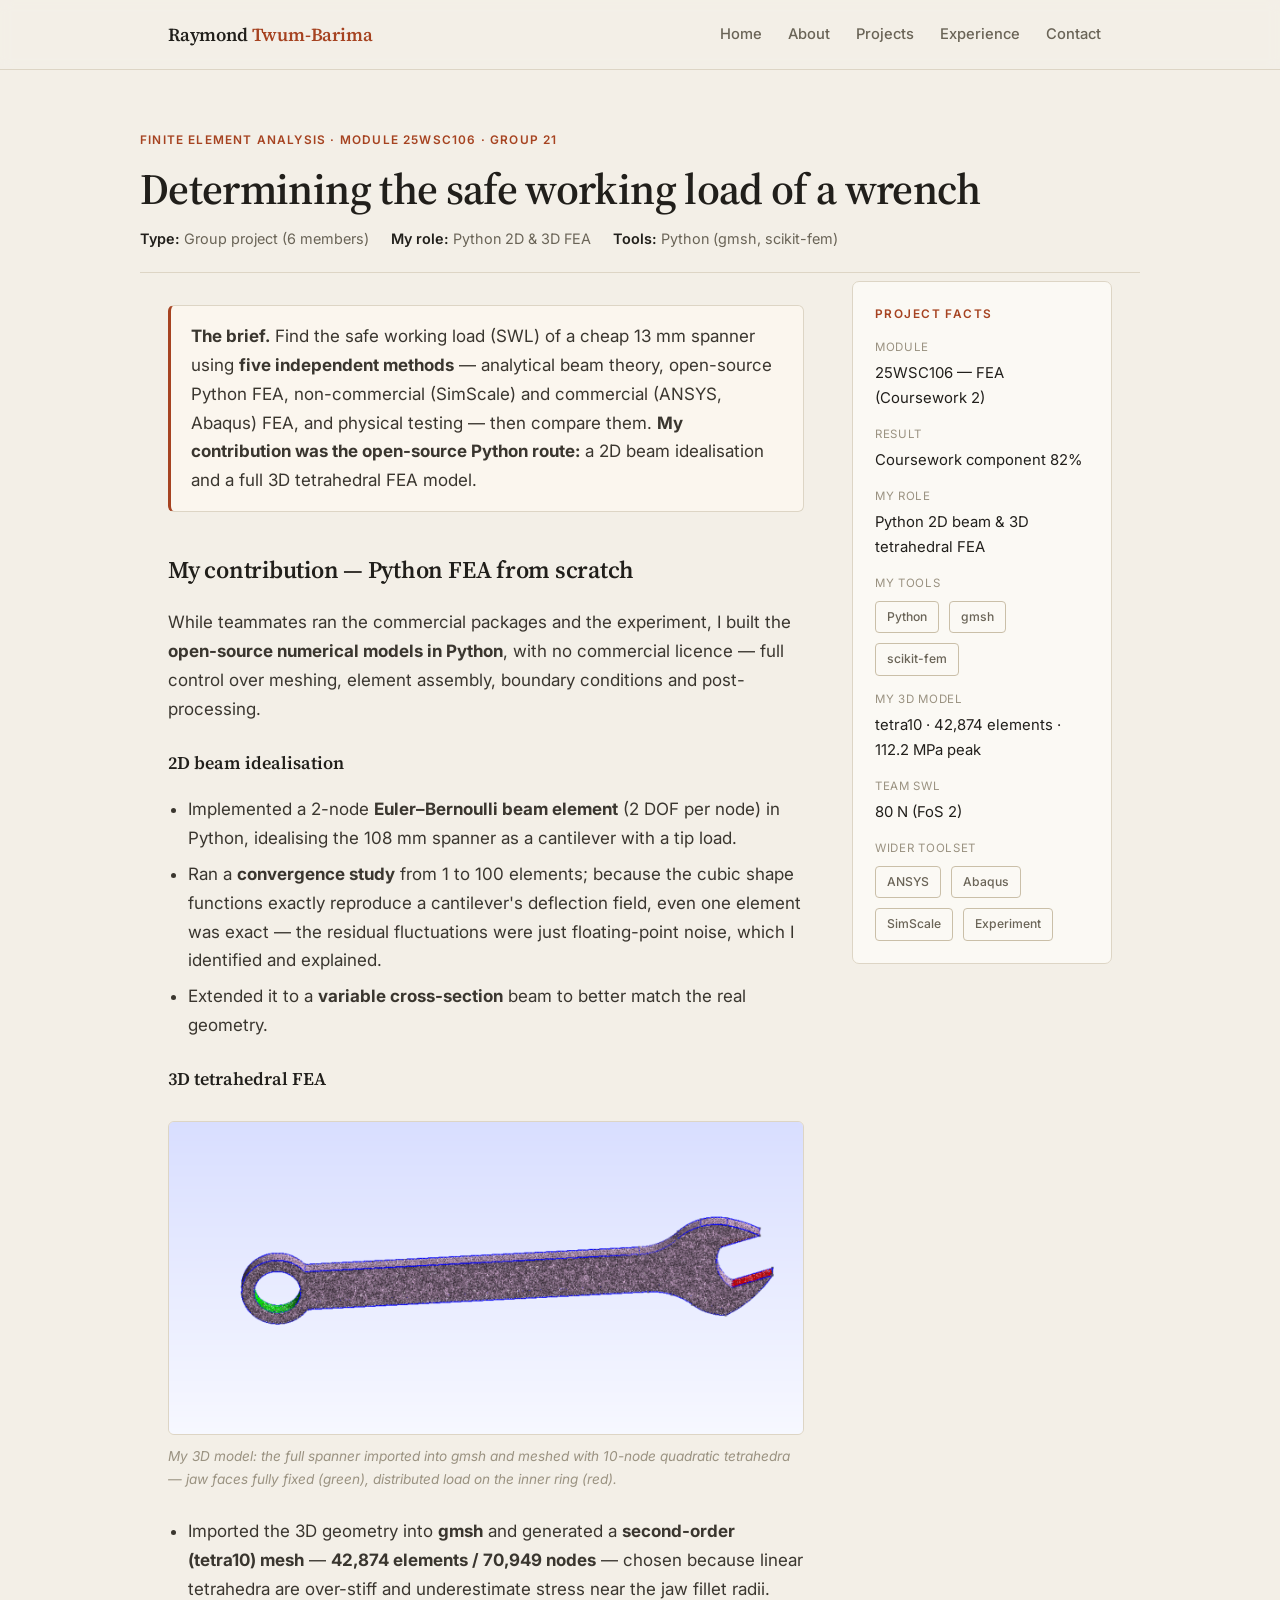
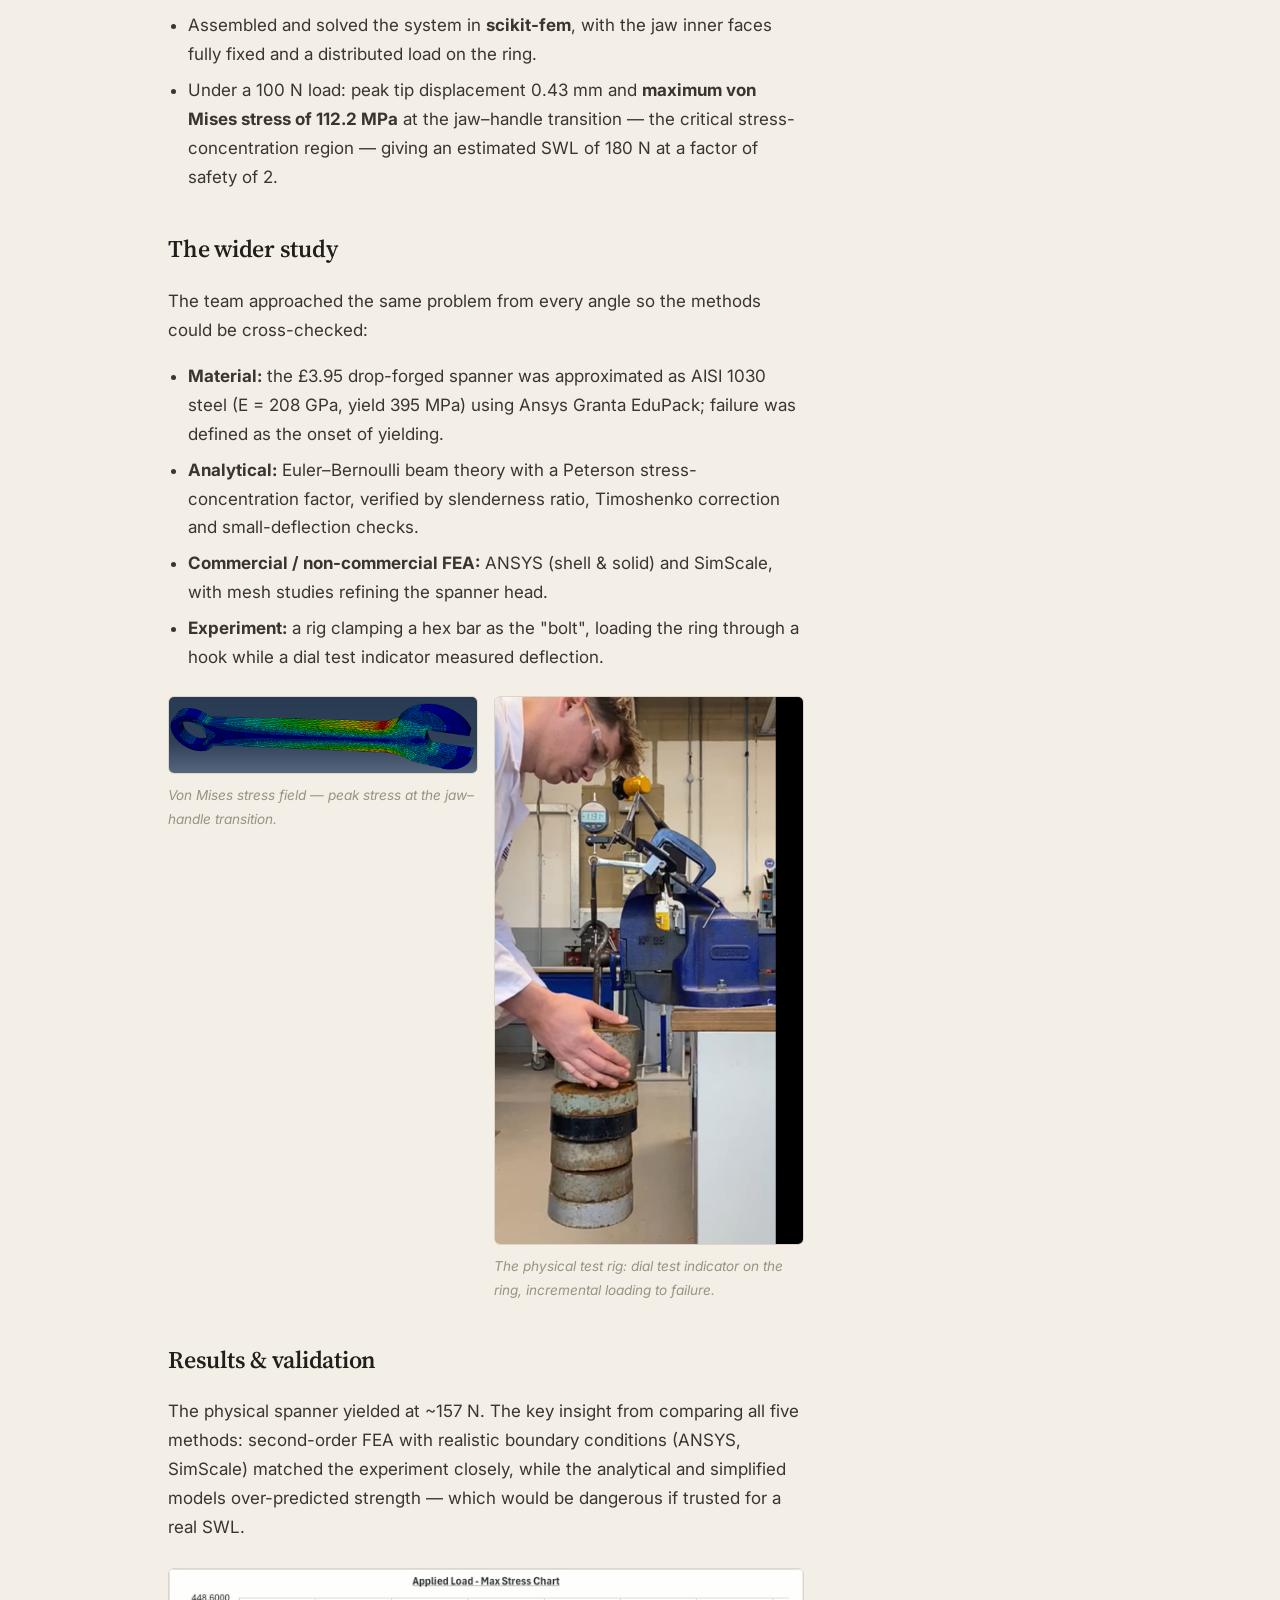
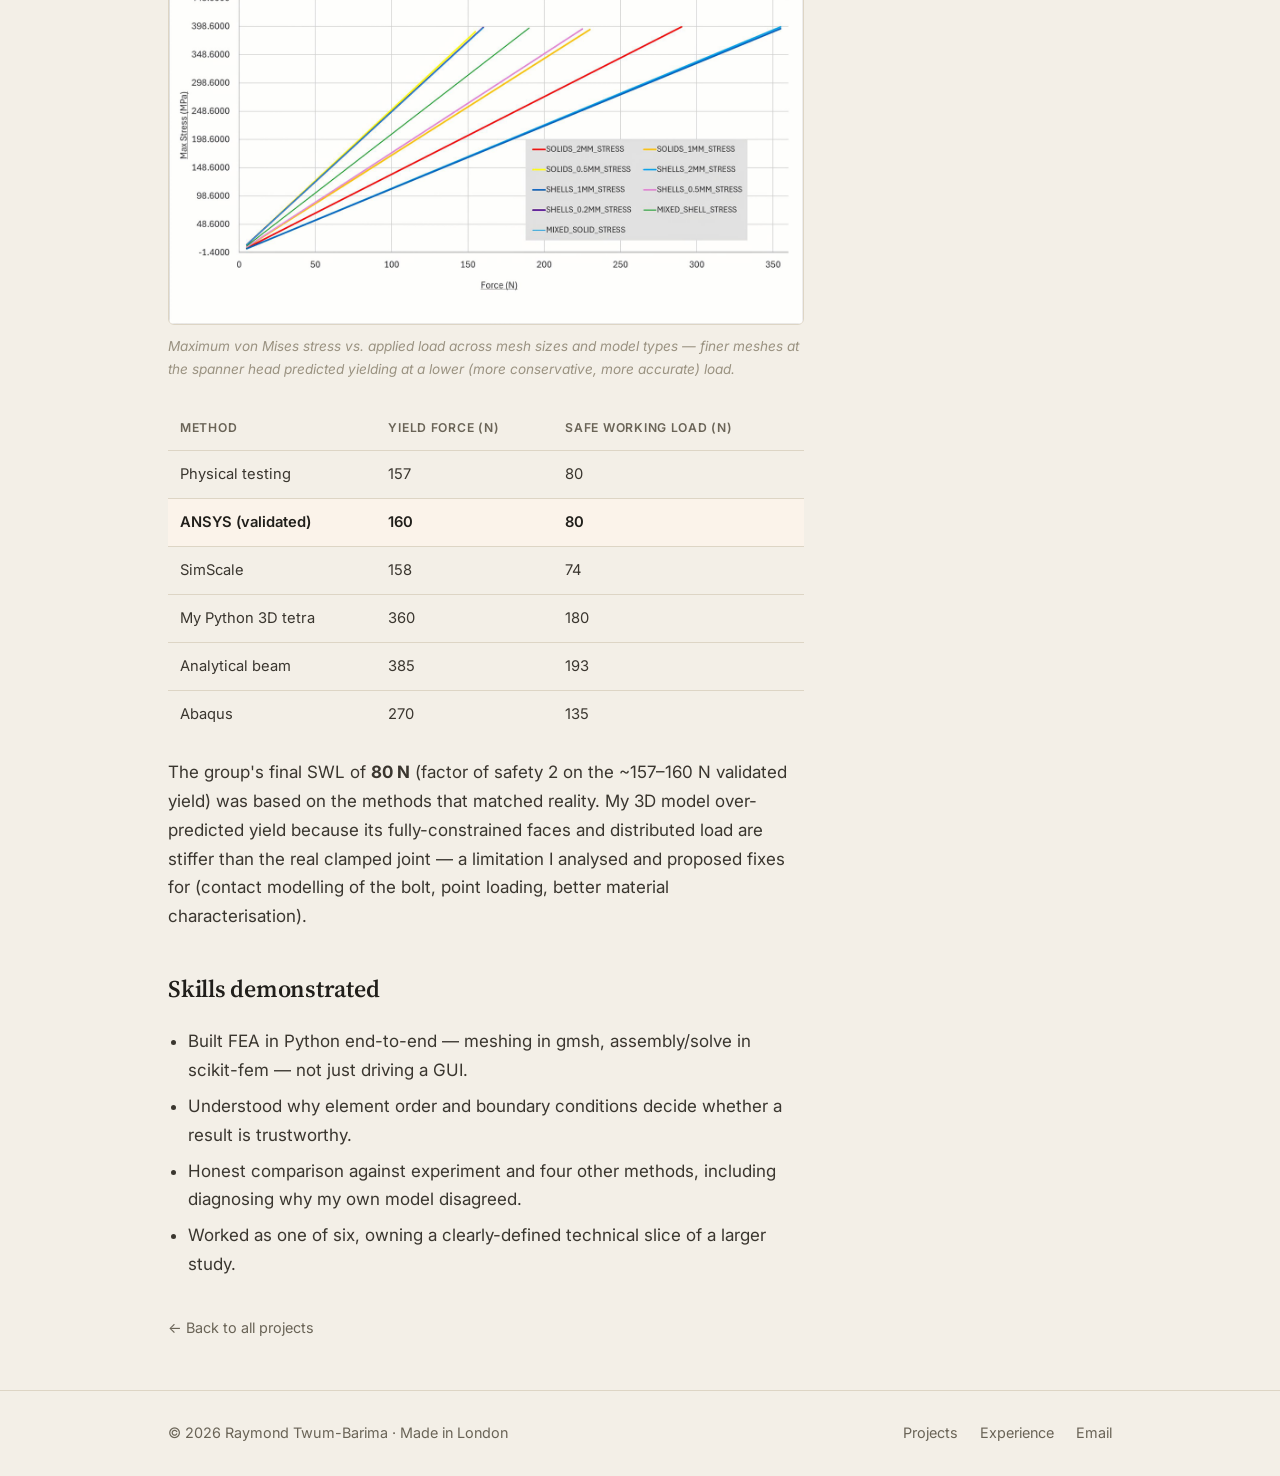
<file: project-fea.html>
<!DOCTYPE html>
<html lang="en">
<head>
<meta charset="UTF-8">
<meta name="viewport" content="width=device-width, initial-scale=1.0">
<title>FEA: Safe Working Load of a Wrench — Raymond Twum-Barima</title>
<meta name="description" content="FEA group project determining the safe working load of a spanner by analytical, numerical and experimental methods. My contribution: Python 2D beam and 3D tetrahedral FEA with gmsh and scikit-fem.">
<link rel="preconnect" href="https://fonts.googleapis.com">
<link rel="preconnect" href="https://fonts.gstatic.com" crossorigin>
<link href="https://fonts.googleapis.com/css2?family=Inter:wght@400;500;600;700&family=Source+Serif+4:opsz,wght@8..60,400;8..60,500;8..60,600;8..60,700&display=swap" rel="stylesheet">
<link rel="icon" type="image/svg+xml" href="assets/favicon.svg">
<meta name="theme-color" content="#f3efe7">
<link rel="canonical" href="https://twumbarimaraymond1-coder.github.io/project-fea.html">
<meta property="og:type" content="website">
<meta property="og:title" content="FEA: Safe Working Load of a Wrench — Raymond Twum-Barima">
<meta property="og:description" content="FEA group project determining the safe working load of a spanner by analytical, numerical and experimental methods. My contribution: Python 2D beam and 3D tetrahedral FEA with gmsh and scikit-fem.">
<meta property="og:url" content="https://twumbarimaraymond1-coder.github.io/project-fea.html">
<meta property="og:image" content="https://twumbarimaraymond1-coder.github.io/assets/og-card.png">
<meta property="og:image:width" content="1200">
<meta property="og:image:height" content="630">
<meta name="twitter:card" content="summary_large_image">
<link rel="stylesheet" href="assets/style.css">
</head>
<body>
<a class="skip" href="#main">Skip to content</a>

<nav class="nav">
  <div class="nav-inner">
    <a class="brand" href="index.html">Raymond <span>Twum-Barima</span></a>
    <div class="nav-links">
      <a href="index.html">Home</a>
      <a href="about.html">About</a>
      <a href="projects.html" class="active">Projects</a>
      <a href="experience.html">Experience</a>
      <a href="index.html#contact">Contact</a>
    </div>
  </div>
</nav>

<main id="main">
<header class="proj-head wrap">
  <div class="tag">Finite element analysis · Module 25WSC106 · Group 21</div>
  <h1>Determining the safe working load of a wrench</h1>
  <div class="meta">
    <span><b>Type:</b> Group project (6 members)</span>
    <span><b>My role:</b> Python 2D &amp; 3D FEA</span>
    <span><b>Tools:</b> Python (gmsh, scikit-fem)</span>
  </div>
</header>

<section class="wrap">
<div class="layout">
  <div class="content">

    <div class="callout">
      <b>The brief.</b> Find the safe working load (SWL) of a cheap 13&nbsp;mm spanner using <b>five independent
      methods</b> — analytical beam theory, open-source Python FEA, non-commercial (SimScale) and commercial (ANSYS,
      Abaqus) FEA, and physical testing — then compare them. <b>My contribution was the open-source Python route:</b>
      a 2D beam idealisation and a full 3D tetrahedral FEA model.
    </div>

    <h2>My contribution — Python FEA from scratch</h2>
    <p>While teammates ran the commercial packages and the experiment, I built the <b>open-source numerical models in
    Python</b>, with no commercial licence — full control over meshing, element assembly, boundary conditions and
    post-processing.</p>

    <h3>2D beam idealisation</h3>
    <ul>
      <li>Implemented a 2-node <b>Euler–Bernoulli beam element</b> (2 DOF per node) in Python, idealising the 108&nbsp;mm
      spanner as a cantilever with a tip load.</li>
      <li>Ran a <b>convergence study</b> from 1 to 100 elements; because the cubic shape functions exactly reproduce a
      cantilever's deflection field, even one element was exact — the residual fluctuations were just floating-point
      noise, which I identified and explained.</li>
      <li>Extended it to a <b>variable cross-section</b> beam to better match the real geometry.</li>
    </ul>

    <h3>3D tetrahedral FEA</h3>
    <figure>
      <img loading="lazy" decoding="async" src="assets/img/fea-model.png" alt="3D spanner geometry meshed with tetrahedral elements, fixed jaw faces in green and applied load in red">
      <figcaption>My 3D model: the full spanner imported into gmsh and meshed with 10-node quadratic tetrahedra —
      jaw faces fully fixed (green), distributed load on the inner ring (red).</figcaption>
    </figure>
    <ul>
      <li>Imported the 3D geometry into <b>gmsh</b> and generated a <b>second-order (tetra10) mesh</b> —
      <b>42,874 elements / 70,949 nodes</b> — chosen because linear tetrahedra are over-stiff and underestimate stress
      near the jaw fillet radii.</li>
      <li>Assembled and solved the system in <b>scikit-fem</b>, with the jaw inner faces fully fixed and a distributed
      load on the ring.</li>
      <li>Under a 100&nbsp;N load: peak tip displacement 0.43&nbsp;mm and <b>maximum von Mises stress of 112.2&nbsp;MPa</b>
      at the jaw–handle transition — the critical stress-concentration region — giving an estimated SWL of 180&nbsp;N at a
      factor of safety of 2.</li>
    </ul>

    <h2>The wider study</h2>
    <p>The team approached the same problem from every angle so the methods could be cross-checked:</p>
    <ul>
      <li><b>Material:</b> the £3.95 drop-forged spanner was approximated as AISI 1030 steel (E = 208&nbsp;GPa, yield
      395&nbsp;MPa) using Ansys Granta EduPack; failure was defined as the onset of yielding.</li>
      <li><b>Analytical:</b> Euler–Bernoulli beam theory with a Peterson stress-concentration factor, verified by
      slenderness ratio, Timoshenko correction and small-deflection checks.</li>
      <li><b>Commercial / non-commercial FEA:</b> ANSYS (shell &amp; solid) and SimScale, with mesh studies refining the
      spanner head.</li>
      <li><b>Experiment:</b> a rig clamping a hex bar as the "bolt", loading the ring through a hook while a dial test
      indicator measured deflection.</li>
    </ul>

    <div class="grid cols-2" style="margin:24px 0">
      <figure style="margin:0">
        <img loading="lazy" decoding="async" src="assets/img/fea-stress.png" alt="Von Mises stress contour over the whole spanner, peak stress band at the jaw-handle transition">
        <figcaption>Von Mises stress field — peak stress at the jaw–handle transition.</figcaption>
      </figure>
      <figure style="margin:0">
        <img loading="lazy" decoding="async" src="assets/img/fea-rig.jpg" alt="Experimental test rig: spanner clamped in a vice with a dial test indicator and applied weights">
        <figcaption>The physical test rig: dial test indicator on the ring, incremental loading to failure.</figcaption>
      </figure>
    </div>

    <h2>Results &amp; validation</h2>
    <p>The physical spanner yielded at ~157&nbsp;N. The key insight from comparing all five methods: second-order FEA with
    realistic boundary conditions (ANSYS, SimScale) matched the experiment closely, while the analytical and simplified
    models over-predicted strength — which would be dangerous if trusted for a real SWL.</p>

    <figure>
      <img loading="lazy" decoding="async" src="assets/img/fea-stress-chart.png" alt="Chart of maximum von Mises stress against applied load for different mesh sizes and model types">
      <figcaption>Maximum von Mises stress vs. applied load across mesh sizes and model types — finer meshes at the
      spanner head predicted yielding at a lower (more conservative, more accurate) load.</figcaption>
    </figure>

    <table class="data">
      <thead><tr><th>Method</th><th>Yield force (N)</th><th>Safe working load (N)</th></tr></thead>
      <tbody>
        <tr><td>Physical testing</td><td>157</td><td>80</td></tr>
        <tr class="best"><td>ANSYS (validated)</td><td>160</td><td>80</td></tr>
        <tr><td>SimScale</td><td>158</td><td>74</td></tr>
        <tr><td>My Python 3D tetra</td><td>360</td><td>180</td></tr>
        <tr><td>Analytical beam</td><td>385</td><td>193</td></tr>
        <tr><td>Abaqus</td><td>270</td><td>135</td></tr>
      </tbody>
    </table>
    <p>The group's final SWL of <b>80&nbsp;N</b> (factor of safety 2 on the ~157–160&nbsp;N validated yield) was based on
    the methods that matched reality. My 3D model over-predicted yield because its fully-constrained faces and
    distributed load are stiffer than the real clamped joint — a limitation I analysed and proposed fixes for (contact
    modelling of the bolt, point loading, better material characterisation).</p>

    <h2>Skills demonstrated</h2>
    <ul>
      <li>Built FEA in Python end-to-end — meshing in gmsh, assembly/solve in scikit-fem — not just driving a GUI.</li>
      <li>Understood why element order and boundary conditions decide whether a result is trustworthy.</li>
      <li>Honest comparison against experiment and four other methods, including diagnosing why my own model disagreed.</li>
      <li>Worked as one of six, owning a clearly-defined technical slice of a larger study.</li>
    </ul>

    <a class="backlink" href="projects.html">← Back to all projects</a>
  </div>

  <aside>
    <div class="sidecard">
      <h4>Project facts</h4>
      <dl>
        <dt>Module</dt><dd>25WSC106 — FEA (Coursework 2)</dd>
        <dt>Result</dt><dd>Coursework component 82%</dd>
        <dt>My role</dt><dd>Python 2D beam &amp; 3D tetrahedral FEA</dd>
        <dt>My tools</dt>
        <dd><div class="chips"><span class="chip">Python</span><span class="chip">gmsh</span><span class="chip">scikit-fem</span></div></dd>
        <dt>My 3D model</dt><dd>tetra10 · 42,874 elements · 112.2 MPa peak</dd>
        <dt>Team SWL</dt><dd>80 N (FoS 2)</dd>
        <dt>Wider toolset</dt>
        <dd><div class="chips"><span class="chip">ANSYS</span><span class="chip">Abaqus</span><span class="chip">SimScale</span><span class="chip">Experiment</span></div></dd>
      </dl>
    </div>
  </aside>
</div>
</section>
</main>

<footer>
  <div class="wrap foot-inner">
    <div>© 2026 Raymond Twum-Barima · Made in London</div>
    <div class="foot-links">
      <a href="projects.html">Projects</a>
      <a href="experience.html">Experience</a>
      <a href="mailto:twumbarimaraymond1@gmail.com">Email</a>
    </div>
  </div>
</footer>

<script src="assets/script.js"></script>
</body>
</html>
</file>
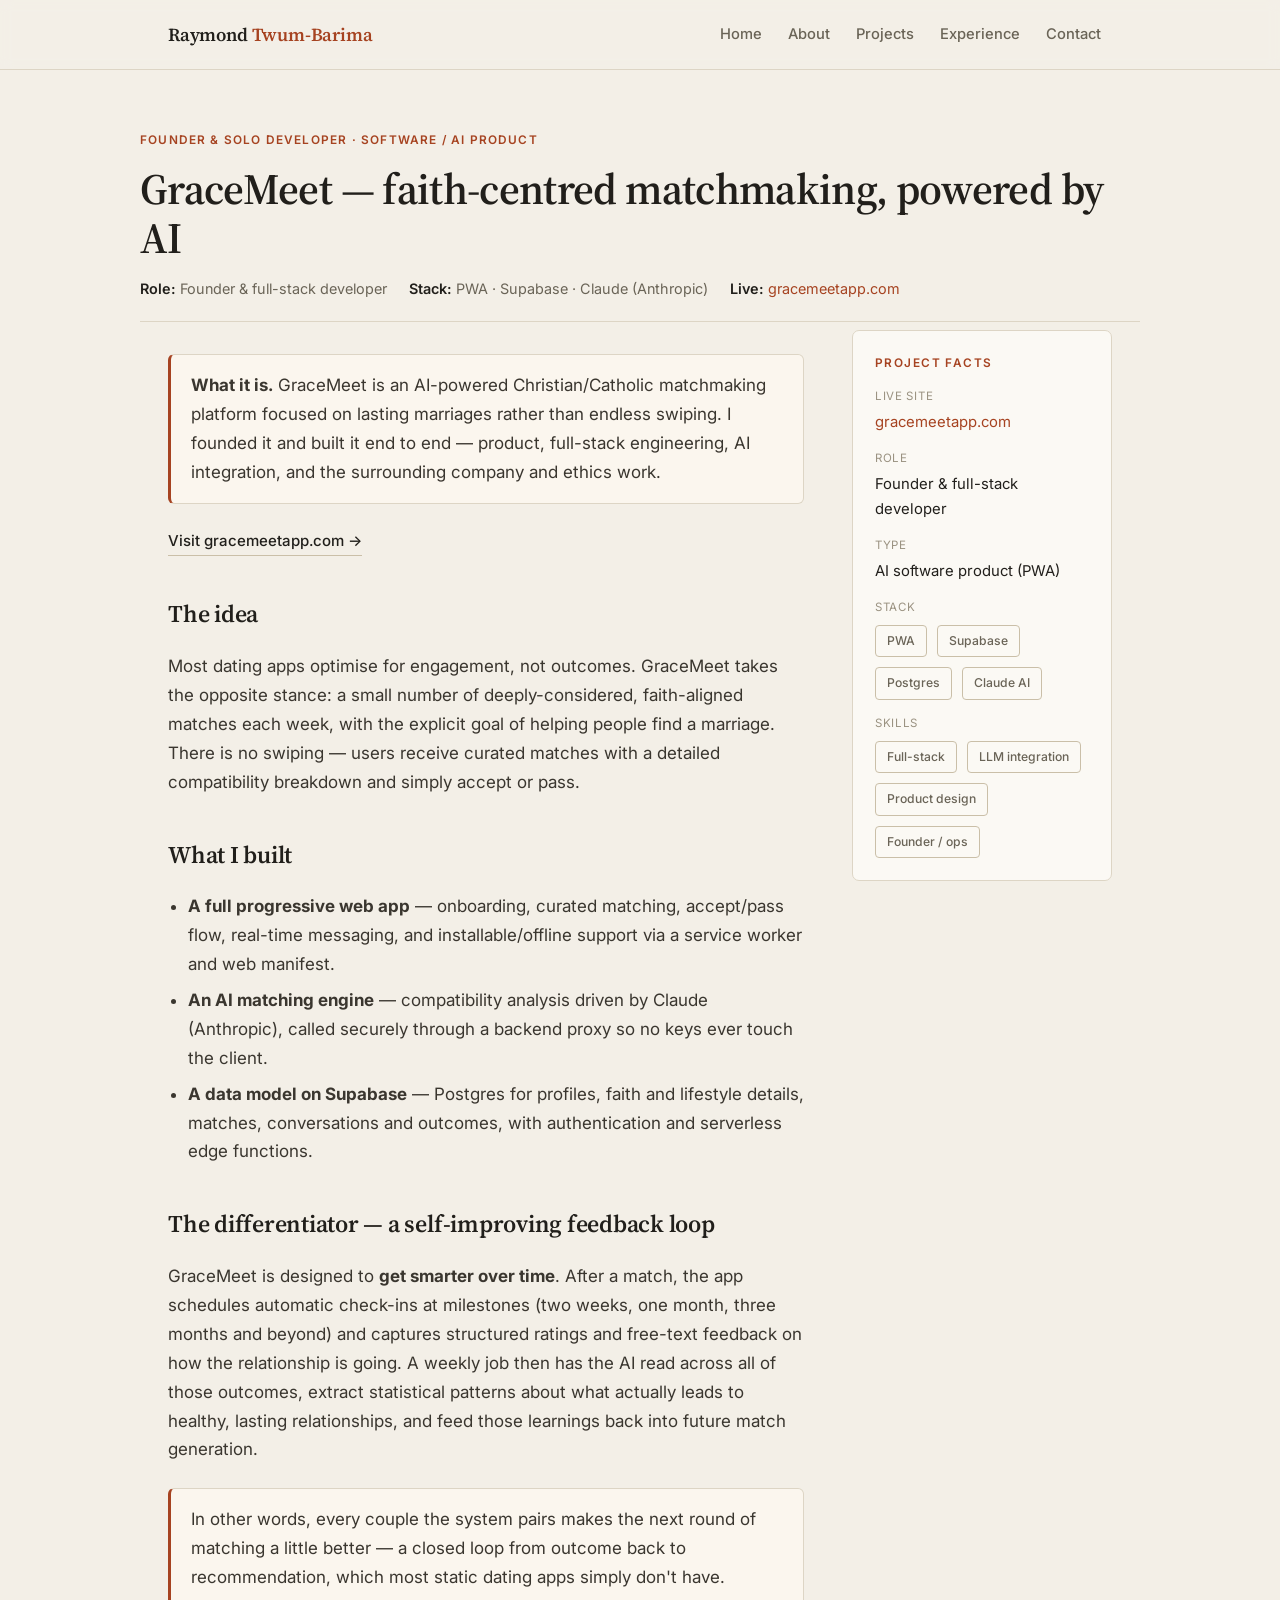
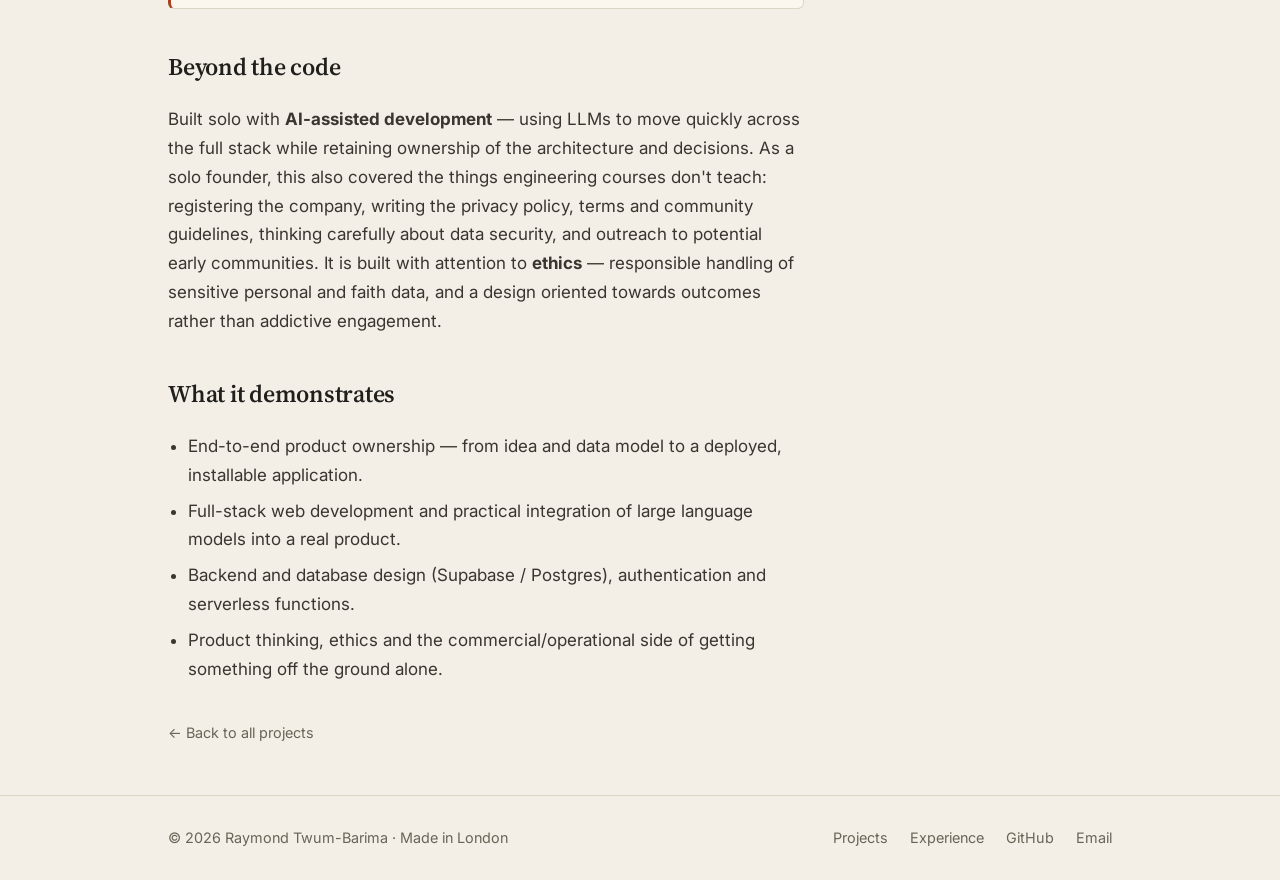
<file: project-gracemeet.html>
<!DOCTYPE html>
<html lang="en">
<head>
<meta charset="UTF-8">
<meta name="viewport" content="width=device-width, initial-scale=1.0">
<title>GraceMeet — Raymond Twum-Barima</title>
<meta name="description" content="GraceMeet — an AI-powered faith-centred matchmaking platform I founded and built: a PWA on Supabase and Claude with a self-improving matching feedback loop.">
<link rel="preconnect" href="https://fonts.googleapis.com">
<link rel="preconnect" href="https://fonts.gstatic.com" crossorigin>
<link href="https://fonts.googleapis.com/css2?family=Inter:wght@400;500;600;700&family=Source+Serif+4:opsz,wght@8..60,400;8..60,500;8..60,600;8..60,700&display=swap" rel="stylesheet">
<link rel="icon" type="image/svg+xml" href="assets/favicon.svg">
<meta name="theme-color" content="#f3efe7">
<link rel="canonical" href="https://twumbarimaraymond1-coder.github.io/project-gracemeet.html">
<meta property="og:type" content="website">
<meta property="og:title" content="GraceMeet — Raymond Twum-Barima">
<meta property="og:description" content="GraceMeet — an AI-powered faith-centred matchmaking platform I founded and built: a PWA on Supabase and Claude with a self-improving matching feedback loop.">
<meta property="og:url" content="https://twumbarimaraymond1-coder.github.io/project-gracemeet.html">
<meta property="og:image" content="https://twumbarimaraymond1-coder.github.io/assets/og-card.png">
<meta property="og:image:width" content="1200">
<meta property="og:image:height" content="630">
<meta name="twitter:card" content="summary_large_image">
<link rel="stylesheet" href="assets/style.css">
</head>
<body>
<a class="skip" href="#main">Skip to content</a>

<nav class="nav">
  <div class="nav-inner">
    <a class="brand" href="index.html">Raymond <span>Twum-Barima</span></a>
    <div class="nav-links">
      <a href="index.html">Home</a>
      <a href="about.html">About</a>
      <a href="projects.html" class="active">Projects</a>
      <a href="experience.html">Experience</a>
      <a href="index.html#contact">Contact</a>
    </div>
  </div>
</nav>

<main id="main">
<header class="proj-head wrap">
  <div class="tag">Founder &amp; solo developer · Software / AI product</div>
  <h1>GraceMeet — faith-centred matchmaking, powered by AI</h1>
  <div class="meta">
    <span><b>Role:</b> Founder &amp; full-stack developer</span>
    <span><b>Stack:</b> PWA · Supabase · Claude (Anthropic)</span>
    <span><b>Live:</b> <a href="https://gracemeetapp.com" target="_blank" rel="noopener">gracemeetapp.com</a></span>
  </div>
</header>

<section class="wrap">
<div class="layout">
  <div class="content">

    <div class="callout">
      <b>What it is.</b> GraceMeet is an AI-powered Christian/Catholic matchmaking platform focused on lasting
      marriages rather than endless swiping. I founded it and built it end to end — product, full-stack engineering,
      AI integration, and the surrounding company and ethics work.
    </div>

    <div class="social" style="margin:18px 0 4px">
      <a class="cv" href="https://gracemeetapp.com" target="_blank" rel="noopener">Visit gracemeetapp.com →</a>
    </div>

    <h2>The idea</h2>
    <p>Most dating apps optimise for engagement, not outcomes. GraceMeet takes the opposite stance: a small number of
    deeply-considered, faith-aligned matches each week, with the explicit goal of helping people find a marriage. There
    is no swiping — users receive curated matches with a detailed compatibility breakdown and simply accept or pass.</p>

    <h2>What I built</h2>
    <ul>
      <li><b>A full progressive web app</b> — onboarding, curated matching, accept/pass flow, real-time messaging, and
      installable/offline support via a service worker and web manifest.</li>
      <li><b>An AI matching engine</b> — compatibility analysis driven by Claude (Anthropic), called securely through a
      backend proxy so no keys ever touch the client.</li>
      <li><b>A data model on Supabase</b> — Postgres for profiles, faith and lifestyle details, matches, conversations
      and outcomes, with authentication and serverless edge functions.</li>
    </ul>

    <h2>The differentiator — a self-improving feedback loop</h2>
    <p>GraceMeet is designed to <b>get smarter over time</b>. After a match, the app
    schedules automatic check-ins at milestones (two weeks, one month, three months and beyond) and captures structured
    ratings and free-text feedback on how the relationship is going. A weekly job then has the AI read across all of
    those outcomes, extract statistical patterns about what actually leads to healthy, lasting relationships, and feed
    those learnings back into future match generation.</p>
    <div class="callout">
      In other words, every couple the system pairs makes the next round of matching a little better — a closed loop
      from outcome back to recommendation, which most static dating apps simply don't have.
    </div>

    <h2>Beyond the code</h2>
    <p>Built solo with <b>AI-assisted development</b> &mdash; using LLMs to move quickly across the full stack while
    retaining ownership of the architecture and decisions. As a solo founder, this also covered the things engineering
    courses don't teach: registering the company, writing
    the privacy policy, terms and community guidelines, thinking carefully about data security, and outreach to
    potential early communities. It is built with attention to <b>ethics</b> &mdash; responsible handling of sensitive
    personal and faith data, and a design oriented towards outcomes rather than addictive engagement.</p>

    <h2>What it demonstrates</h2>
    <ul>
      <li>End-to-end product ownership — from idea and data model to a deployed, installable application.</li>
      <li>Full-stack web development and practical integration of large language models into a real product.</li>
      <li>Backend and database design (Supabase / Postgres), authentication and serverless functions.</li>
      <li>Product thinking, ethics and the commercial/operational side of getting something off the ground alone.</li>
    </ul>

    <a class="backlink" href="projects.html">← Back to all projects</a>
  </div>

  <aside>
    <div class="sidecard">
      <h4>Project facts</h4>
      <dl>
        <dt>Live site</dt><dd><a href="https://gracemeetapp.com" target="_blank" rel="noopener">gracemeetapp.com</a></dd>
        <dt>Role</dt><dd>Founder &amp; full-stack developer</dd>
        <dt>Type</dt><dd>AI software product (PWA)</dd>
        <dt>Stack</dt>
        <dd><div class="chips"><span class="chip">PWA</span><span class="chip">Supabase</span><span class="chip">Postgres</span><span class="chip">Claude AI</span></div></dd>
        <dt>Skills</dt>
        <dd><div class="chips"><span class="chip">Full-stack</span><span class="chip">LLM integration</span><span class="chip">Product design</span><span class="chip">Founder / ops</span></div></dd>
      </dl>
    </div>
  </aside>
</div>
</section>
</main>

<footer>
  <div class="wrap foot-inner">
    <div>© 2026 Raymond Twum-Barima · Made in London</div>
    <div class="foot-links">
      <a href="projects.html">Projects</a>
      <a href="experience.html">Experience</a>
      <a href="https://github.com/twumbarimaraymond1-coder" target="_blank" rel="noopener">GitHub</a>
      <a href="mailto:twumbarimaraymond1@gmail.com">Email</a>
    </div>
  </div>
</footer>

<script src="assets/script.js"></script>
</body>
</html>
</file>
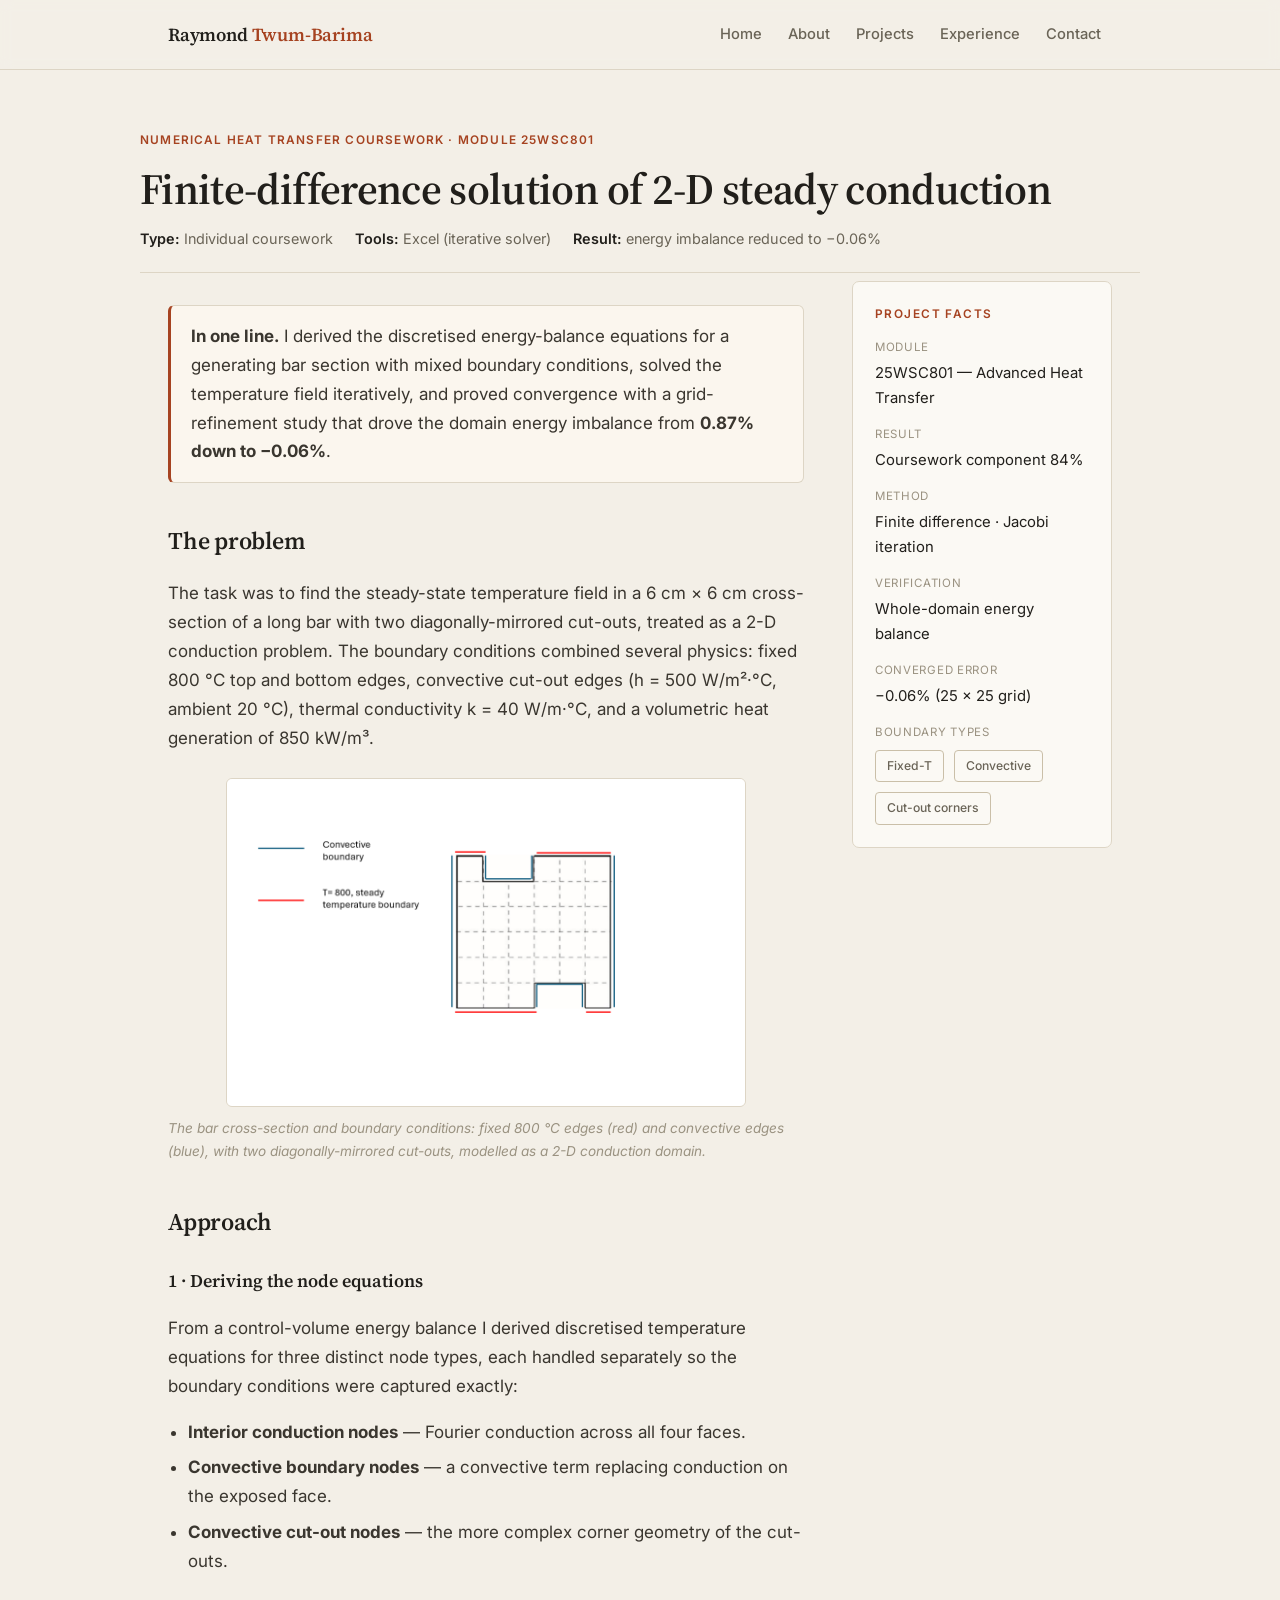
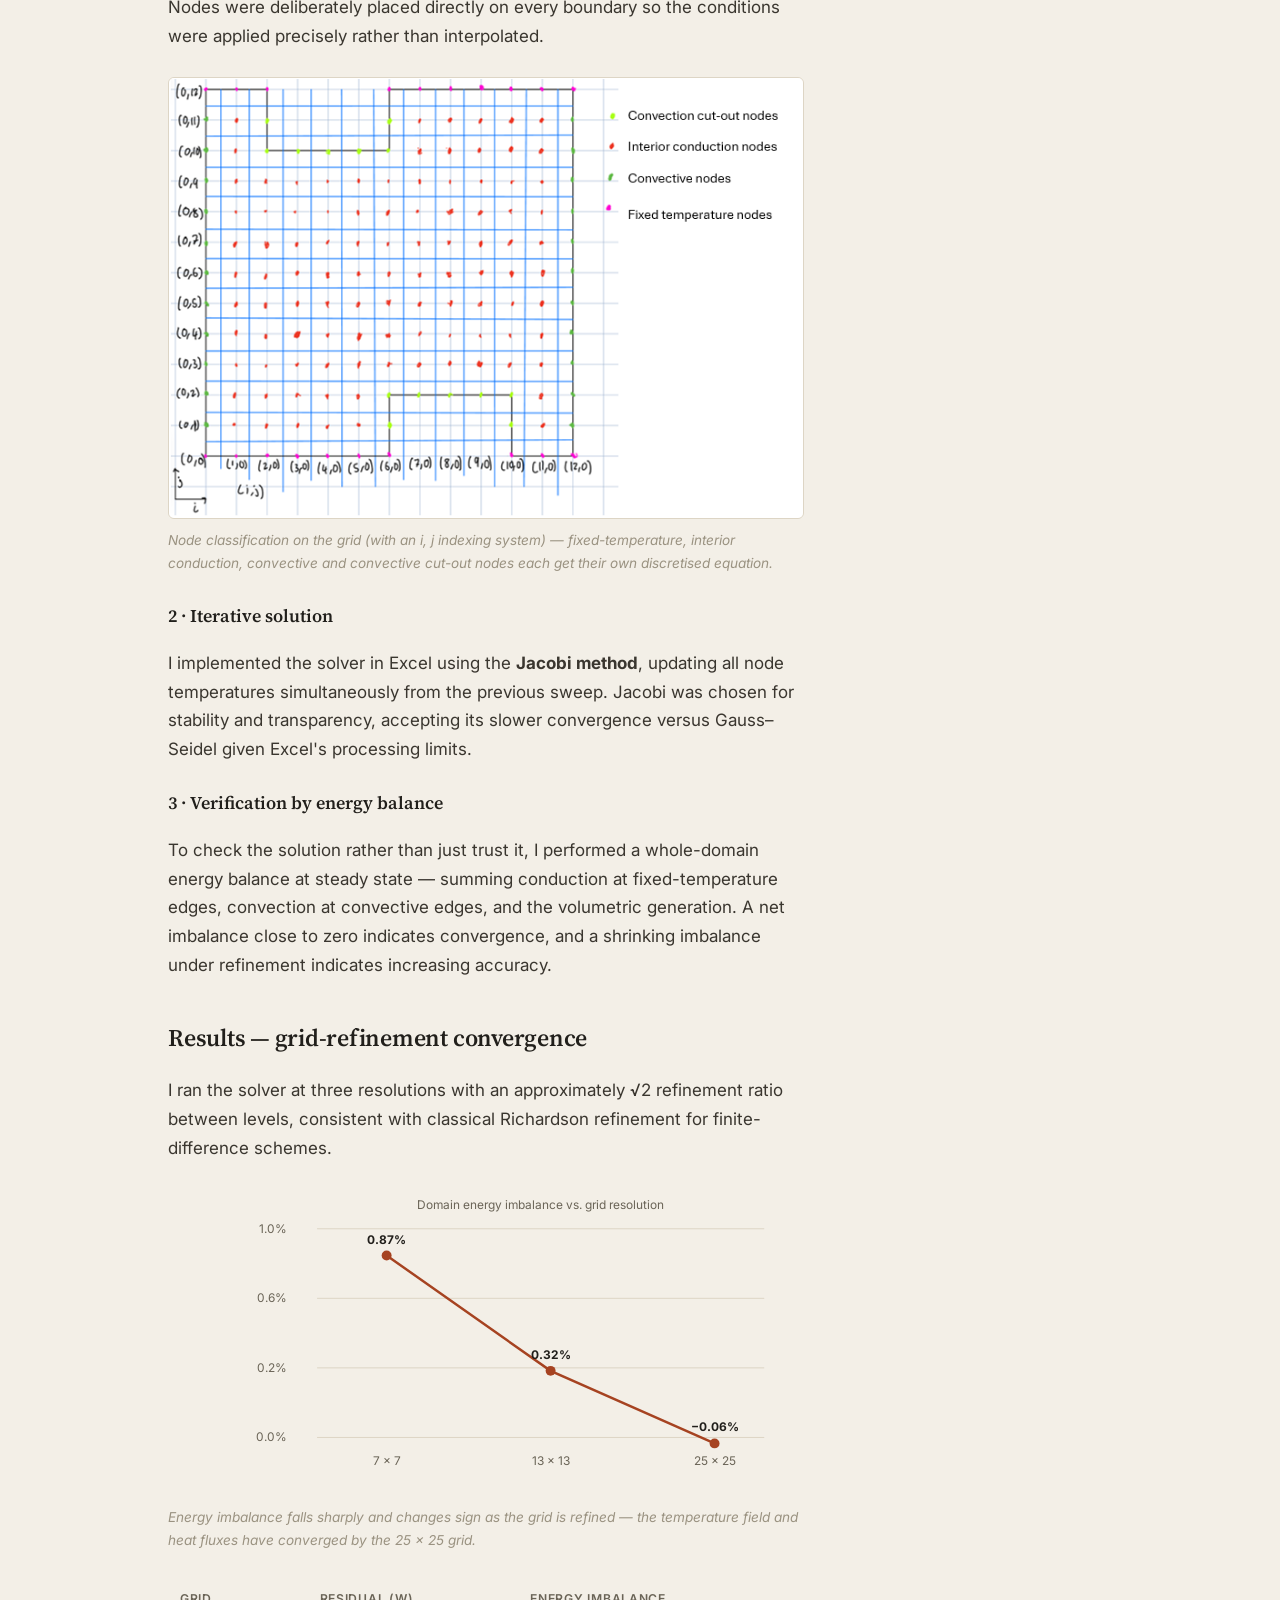
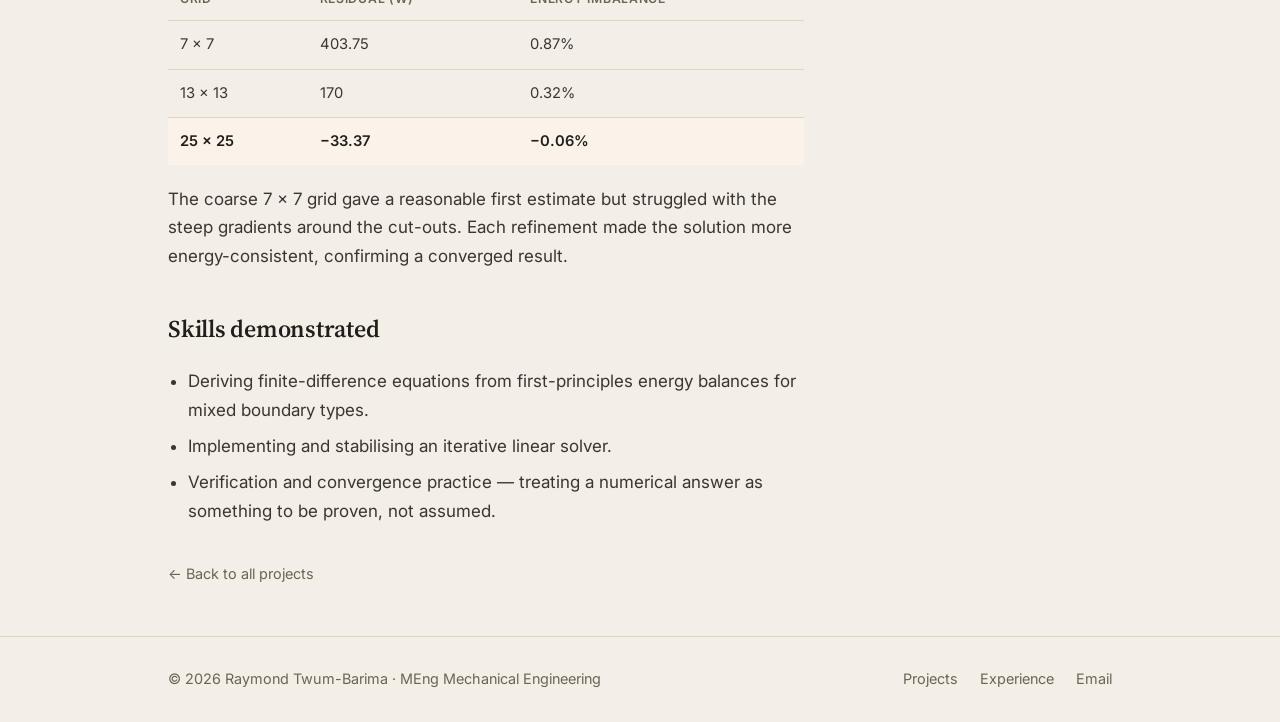
<file: project-heat-transfer.html>
<!DOCTYPE html>
<html lang="en">
<head>
<meta charset="UTF-8">
<meta name="viewport" content="width=device-width, initial-scale=1.0">
<title>2-D Conduction Solver — Raymond Twum-Barima</title>
<meta name="description" content="Numerical heat transfer coursework: finite-difference solution of 2-D steady conduction with grid-refinement convergence study.">
<link rel="preconnect" href="https://fonts.googleapis.com">
<link rel="preconnect" href="https://fonts.gstatic.com" crossorigin>
<link href="https://fonts.googleapis.com/css2?family=Inter:wght@400;500;600;700&family=Source+Serif+4:opsz,wght@8..60,400;8..60,500;8..60,600;8..60,700&display=swap" rel="stylesheet">
<link rel="icon" type="image/svg+xml" href="assets/favicon.svg">
<meta name="theme-color" content="#f3efe7">
<link rel="canonical" href="https://twumbarimaraymond1-coder.github.io/project-heat-transfer.html">
<meta property="og:type" content="website">
<meta property="og:title" content="2-D Conduction Solver — Raymond Twum-Barima">
<meta property="og:description" content="Numerical heat transfer coursework: finite-difference solution of 2-D steady conduction with grid-refinement convergence study.">
<meta property="og:url" content="https://twumbarimaraymond1-coder.github.io/project-heat-transfer.html">
<meta property="og:image" content="https://twumbarimaraymond1-coder.github.io/assets/og-card.png">
<meta property="og:image:width" content="1200">
<meta property="og:image:height" content="630">
<meta name="twitter:card" content="summary_large_image">
<link rel="stylesheet" href="assets/style.css">
</head>
<body>
<a class="skip" href="#main">Skip to content</a>

<nav class="nav">
  <div class="nav-inner">
    <a class="brand" href="index.html">Raymond <span>Twum-Barima</span></a>
    <div class="nav-links">
      <a href="index.html">Home</a>
      <a href="about.html">About</a>
      <a href="projects.html" class="active">Projects</a>
      <a href="experience.html">Experience</a>
      <a href="index.html#contact">Contact</a>
    </div>
  </div>
</nav>

<main id="main">
<header class="proj-head wrap">
  <div class="tag">Numerical heat transfer coursework · Module 25WSC801</div>
  <h1>Finite-difference solution of 2-D steady conduction</h1>
  <div class="meta">
    <span><b>Type:</b> Individual coursework</span>
    <span><b>Tools:</b> Excel (iterative solver)</span>
    <span><b>Result:</b> energy imbalance reduced to −0.06%</span>
  </div>
</header>

<section class="wrap">
<div class="layout">
  <div class="content">

    <div class="callout">
      <b>In one line.</b> I derived the discretised energy-balance equations for a generating bar section with mixed
      boundary conditions, solved the temperature field iteratively, and proved convergence with a grid-refinement
      study that drove the domain energy imbalance from <b>0.87% down to −0.06%</b>.
    </div>

    <h2>The problem</h2>
    <p>The task was to find the steady-state temperature field in a 6 cm × 6 cm cross-section of a long bar with two
    diagonally-mirrored cut-outs, treated as a 2-D conduction problem. The boundary conditions combined several
    physics: fixed 800 °C top and bottom edges, convective cut-out edges (h = 500 W/m²·°C, ambient 20 °C), thermal
    conductivity k = 40 W/m·°C, and a volumetric heat generation of 850 kW/m³.</p>

    <figure>
      <img loading="lazy" decoding="async" src="assets/img/ht-geometry.png" alt="Cross-section of the bar with two diagonally-mirrored cut-outs, showing fixed-temperature edges in red and convective edges in blue" style="max-width:520px;margin:0 auto">
      <figcaption>The bar cross-section and boundary conditions: fixed 800 °C edges (red) and convective edges (blue),
      with two diagonally-mirrored cut-outs, modelled as a 2-D conduction domain.</figcaption>
    </figure>

    <h2>Approach</h2>
    <h3>1 · Deriving the node equations</h3>
    <p>From a control-volume energy balance I derived discretised temperature equations for three distinct node types,
    each handled separately so the boundary conditions were captured exactly:</p>
    <ul>
      <li><b>Interior conduction nodes</b> — Fourier conduction across all four faces.</li>
      <li><b>Convective boundary nodes</b> — a convective term replacing conduction on the exposed face.</li>
      <li><b>Convective cut-out nodes</b> — the more complex corner geometry of the cut-outs.</li>
    </ul>
    <p>Nodes were deliberately placed directly on every boundary so the conditions were applied precisely rather than
    interpolated.</p>

    <figure>
      <img loading="lazy" decoding="async" src="assets/img/ht-nodes.png" alt="Computational grid with nodes coloured by type: interior conduction, convective, convective cut-out, and fixed-temperature nodes">
      <figcaption>Node classification on the grid (with an i, j indexing system) — fixed-temperature, interior
      conduction, convective and convective cut-out nodes each get their own discretised equation.</figcaption>
    </figure>

    <h3>2 · Iterative solution</h3>
    <p>I implemented the solver in Excel using the <b>Jacobi method</b>, updating all node temperatures simultaneously
    from the previous sweep. Jacobi was chosen for stability and transparency, accepting its slower convergence versus
    Gauss–Seidel given Excel's processing limits.</p>

    <h3>3 · Verification by energy balance</h3>
    <p>To check the solution rather than just trust it, I performed a whole-domain energy balance at steady state —
    summing conduction at fixed-temperature edges, convection at convective edges, and the volumetric generation. A
    net imbalance close to zero indicates convergence, and a shrinking imbalance under refinement indicates increasing
    accuracy.</p>

    <h2>Results — grid-refinement convergence</h2>
    <p>I ran the solver at three resolutions with an approximately √2 refinement ratio between levels, consistent with
    classical Richardson refinement for finite-difference schemes.</p>

    <figure>
      <svg viewBox="0 0 640 300" xmlns="http://www.w3.org/2000/svg" role="img" aria-label="Percentage energy imbalance decreasing with grid refinement">
        <style>
          .axis{stroke:#ddd5c5;stroke-width:1}
          .glab{fill:#6a6457;font:12px Inter,sans-serif}
          .val{fill:#211f1b;font:bold 12px Inter,sans-serif}
          .ttl{fill:#6a6457;font:12px Inter,sans-serif}
          .ln{fill:none;stroke:#a64321;stroke-width:2.5}
          .dot{fill:#a64321}
        </style>
        <line class="axis" x1="150" y1="40"  x2="600" y2="40"/>
        <line class="axis" x1="150" y1="110" x2="600" y2="110"/>
        <line class="axis" x1="150" y1="180" x2="600" y2="180"/>
        <line class="axis" x1="150" y1="250" x2="600" y2="250"/>
        <text class="ttl" x="120" y="44"  text-anchor="end">1.0%</text>
        <text class="ttl" x="120" y="114" text-anchor="end">0.6%</text>
        <text class="ttl" x="120" y="184" text-anchor="end">0.2%</text>
        <text class="ttl" x="120" y="254" text-anchor="end">0.0%</text>

        <!-- baseline 0% at y=250; scale 1% -> 210px so y = 250 - pct*210 -->
        <!-- 7x7: 0.87% -> y=67 ; 13x13: 0.32% -> y=183 ; 25x25: -0.06% -> y=263(clip to 256) -->
        <polyline class="ln" points="220,67 385,183 550,256"/>
        <circle class="dot" cx="220" cy="67" r="5"/>
        <circle class="dot" cx="385" cy="183" r="5"/>
        <circle class="dot" cx="550" cy="256" r="5"/>
        <text class="val" x="220" y="55" text-anchor="middle">0.87%</text>
        <text class="val" x="385" y="171" text-anchor="middle">0.32%</text>
        <text class="val" x="550" y="244" text-anchor="middle">−0.06%</text>
        <text class="glab" x="220" y="278" text-anchor="middle">7 × 7</text>
        <text class="glab" x="385" y="278" text-anchor="middle">13 × 13</text>
        <text class="glab" x="550" y="278" text-anchor="middle">25 × 25</text>
        <text class="ttl" x="375" y="20" text-anchor="middle">Domain energy imbalance vs. grid resolution</text>
      </svg>
      <figcaption>Energy imbalance falls sharply and changes sign as the grid is refined — the temperature field and
      heat fluxes have converged by the 25 × 25 grid.</figcaption>
    </figure>

    <table class="data">
      <thead><tr><th>Grid</th><th>Residual (W)</th><th>Energy imbalance</th></tr></thead>
      <tbody>
        <tr><td>7 × 7</td><td>403.75</td><td>0.87%</td></tr>
        <tr><td>13 × 13</td><td>170</td><td>0.32%</td></tr>
        <tr class="best"><td>25 × 25</td><td>−33.37</td><td>−0.06%</td></tr>
      </tbody>
    </table>

    <p>The coarse 7 × 7 grid gave a reasonable first estimate but struggled with the steep gradients around the
    cut-outs. Each refinement made the solution more energy-consistent, confirming a converged result.</p>

    <h2>Skills demonstrated</h2>
    <ul>
      <li>Deriving finite-difference equations from first-principles energy balances for mixed boundary types.</li>
      <li>Implementing and stabilising an iterative linear solver.</li>
      <li>Verification and convergence practice — treating a numerical answer as something to be proven, not assumed.</li>
    </ul>

    <a class="backlink" href="projects.html">← Back to all projects</a>
  </div>

  <aside>
    <div class="sidecard">
      <h4>Project facts</h4>
      <dl>
        <dt>Module</dt><dd>25WSC801 — Advanced Heat Transfer</dd>
        <dt>Result</dt><dd>Coursework component 84%</dd>
        <dt>Method</dt><dd>Finite difference · Jacobi iteration</dd>
        <dt>Verification</dt><dd>Whole-domain energy balance</dd>
        <dt>Converged error</dt><dd>−0.06% (25 × 25 grid)</dd>
        <dt>Boundary types</dt>
        <dd><div class="chips"><span class="chip">Fixed-T</span><span class="chip">Convective</span><span class="chip">Cut-out corners</span></div></dd>
      </dl>
    </div>
  </aside>
</div>
</section>
</main>

<footer>
  <div class="wrap foot-inner">
    <div>© 2026 Raymond Twum-Barima · MEng Mechanical Engineering</div>
    <div class="foot-links">
      <a href="projects.html">Projects</a>
      <a href="experience.html">Experience</a>
      <a href="mailto:twumbarimaraymond1@gmail.com">Email</a>
    </div>
  </div>
</footer>

<script src="assets/script.js"></script>
</body>
</html>
</file>
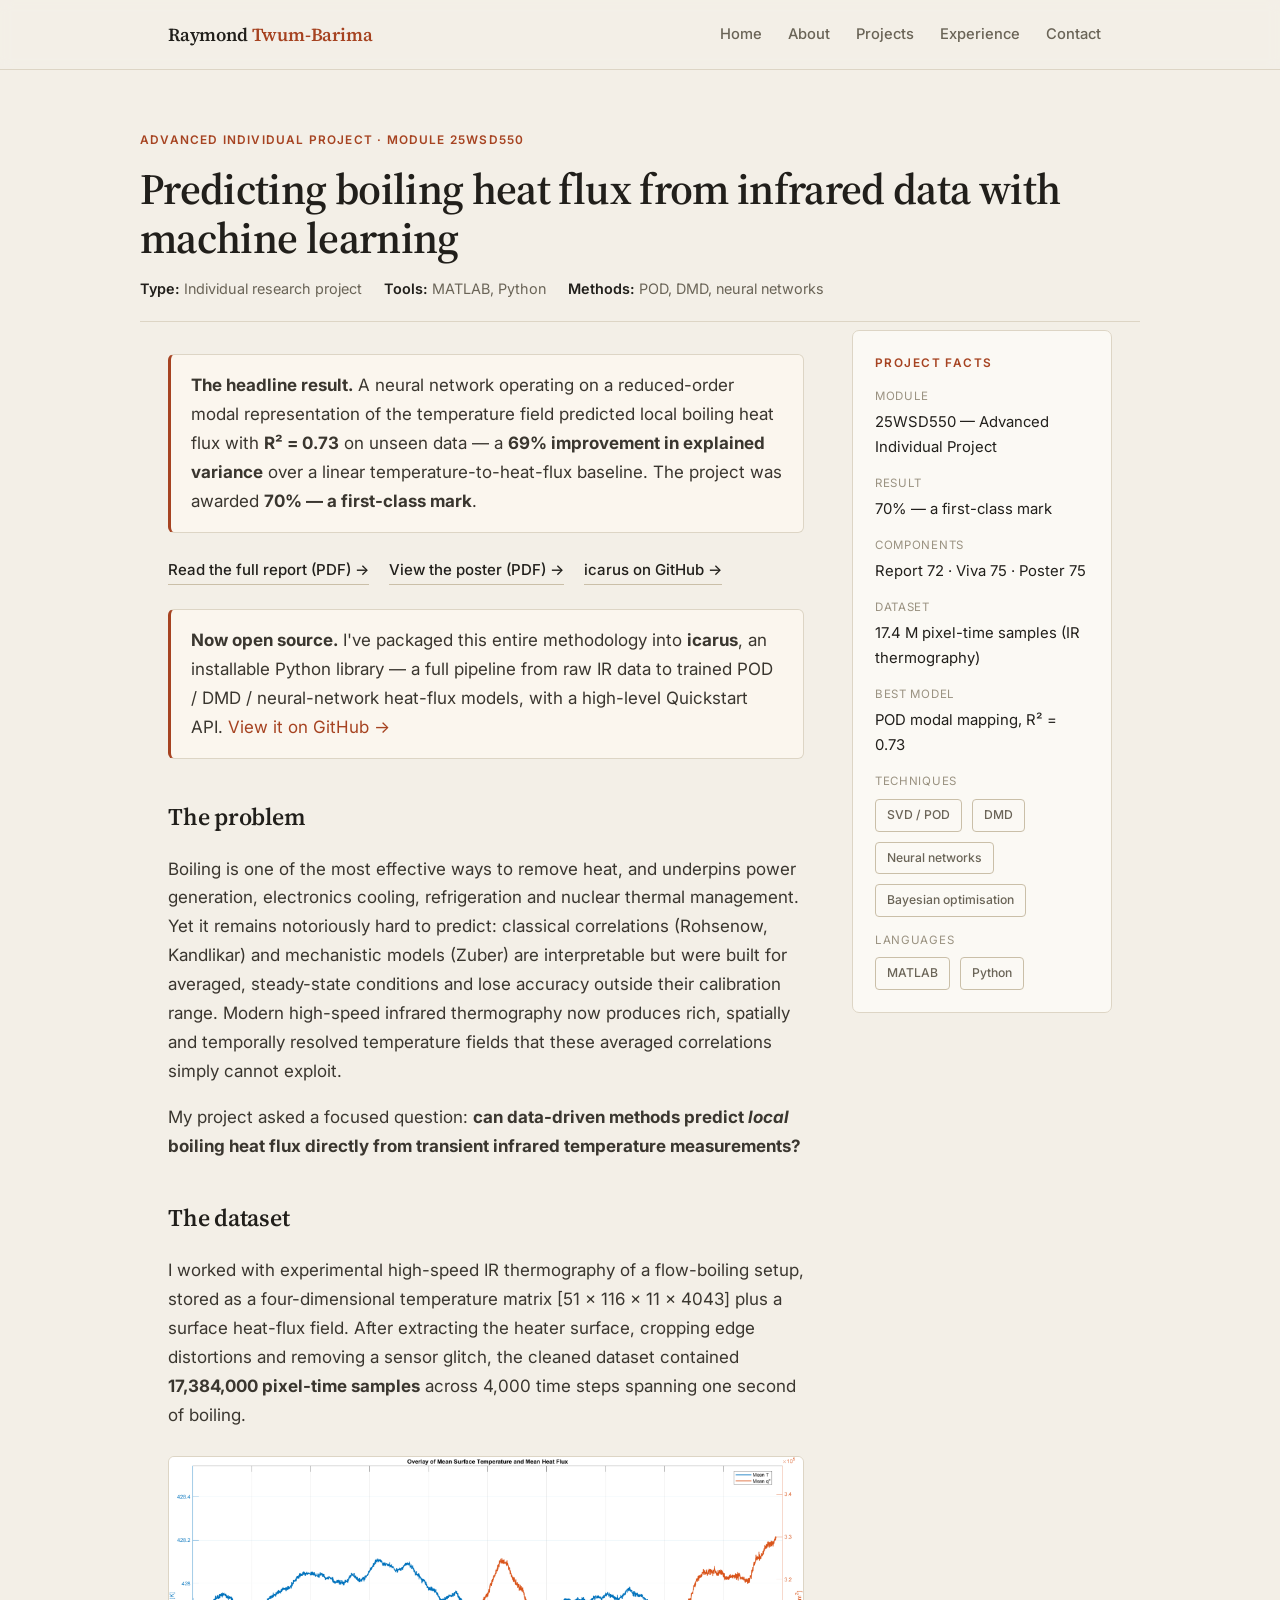
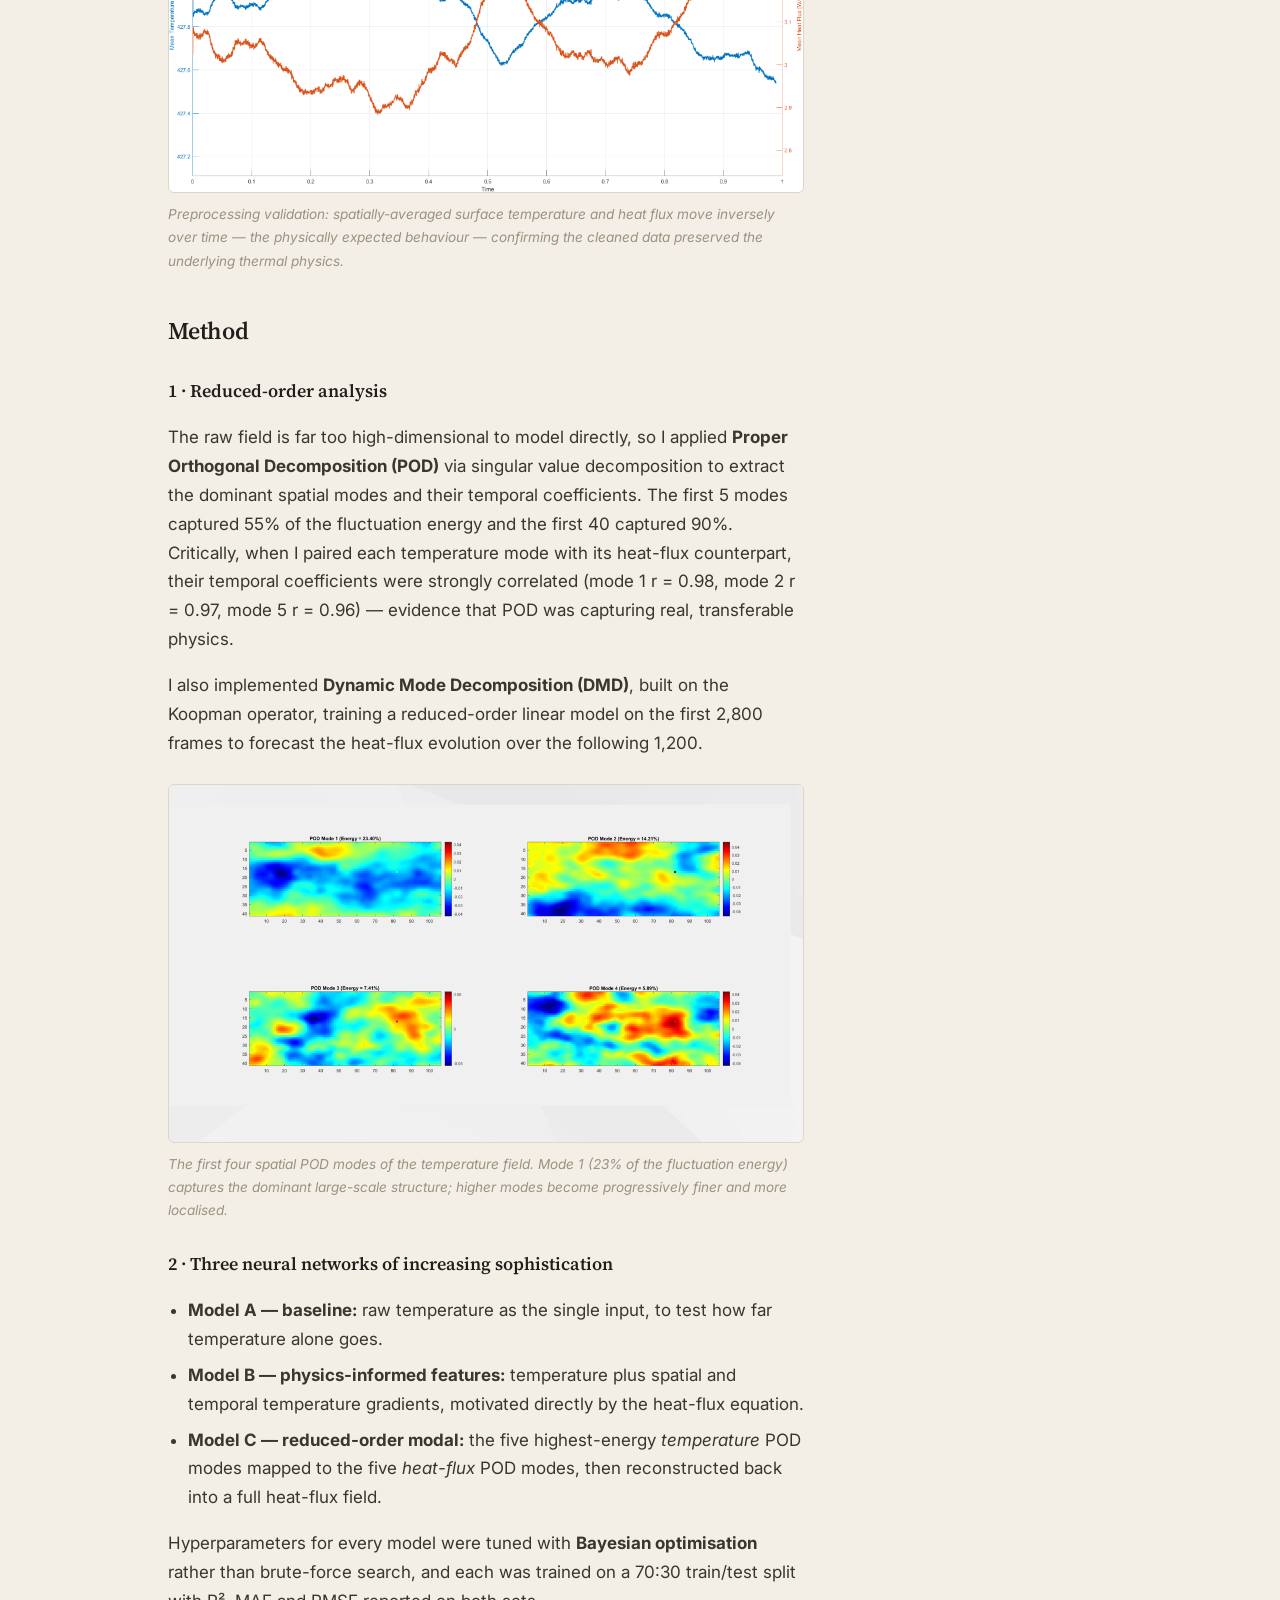
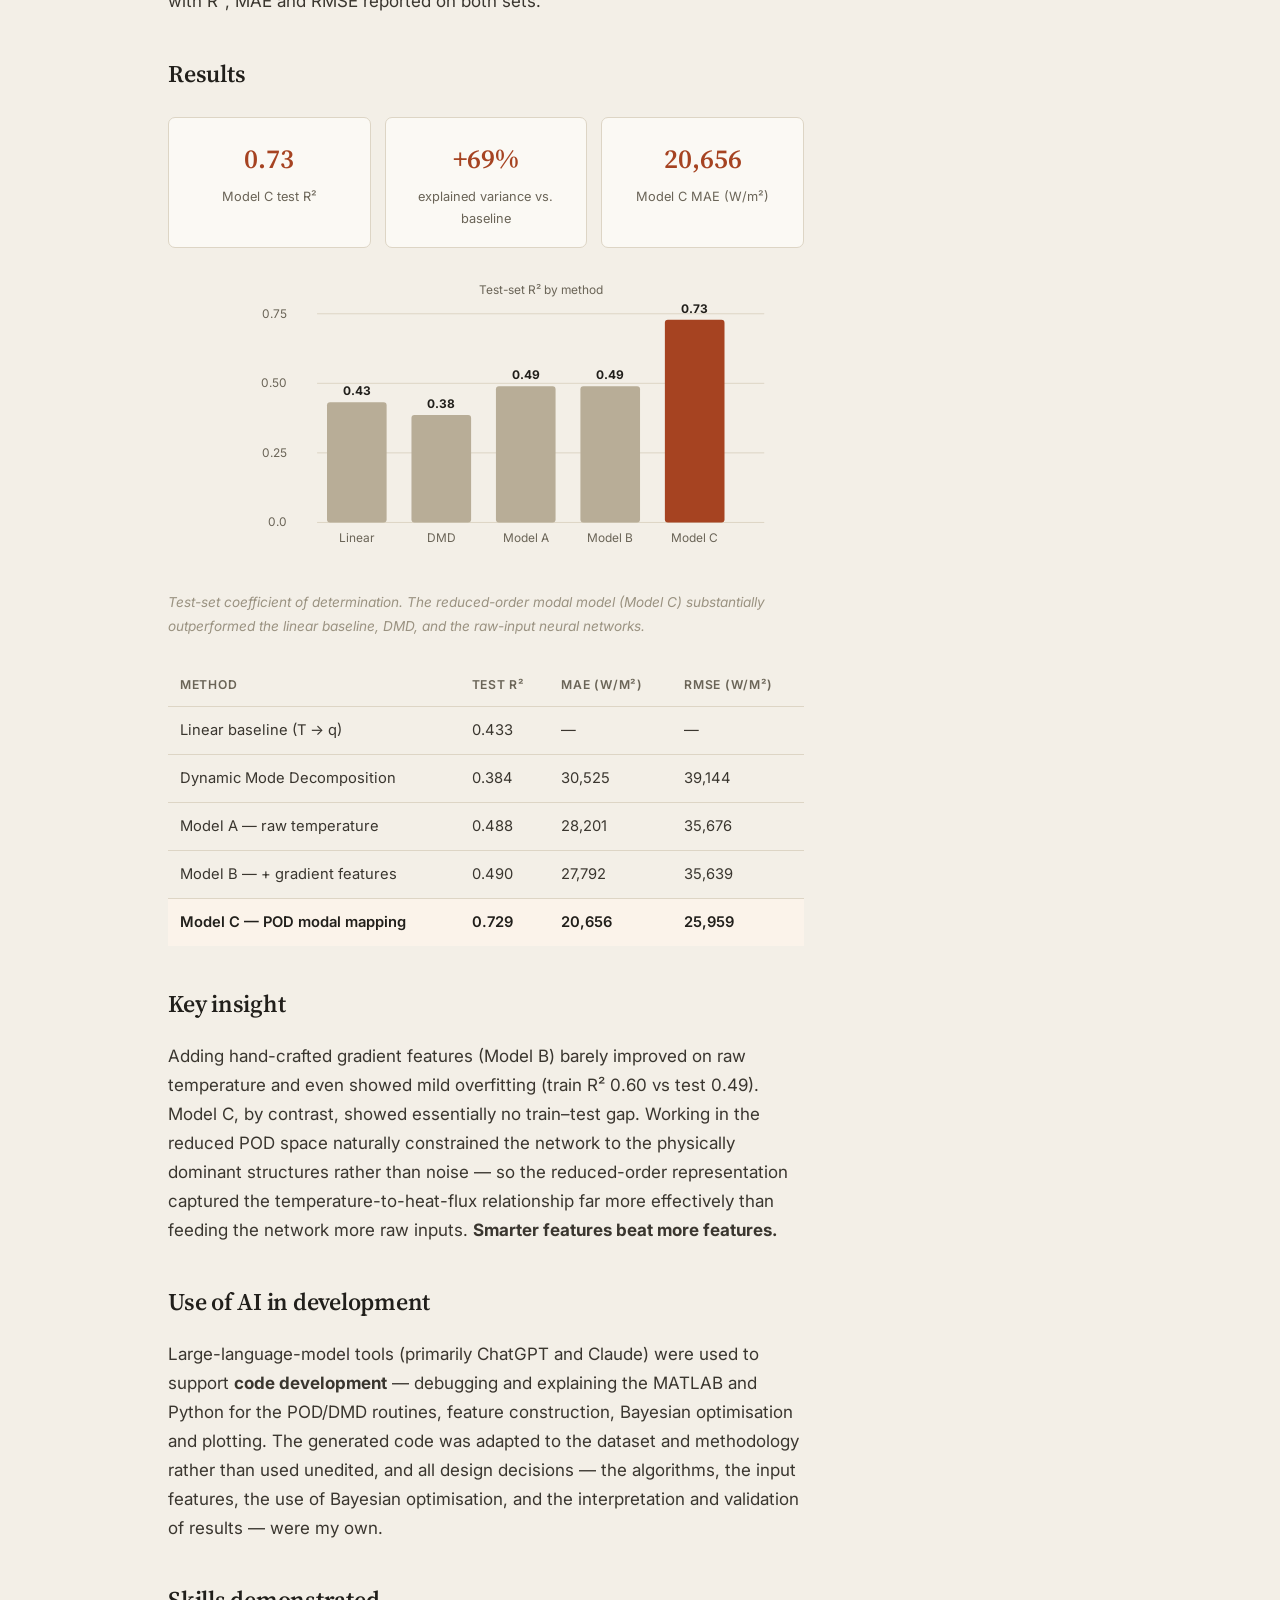
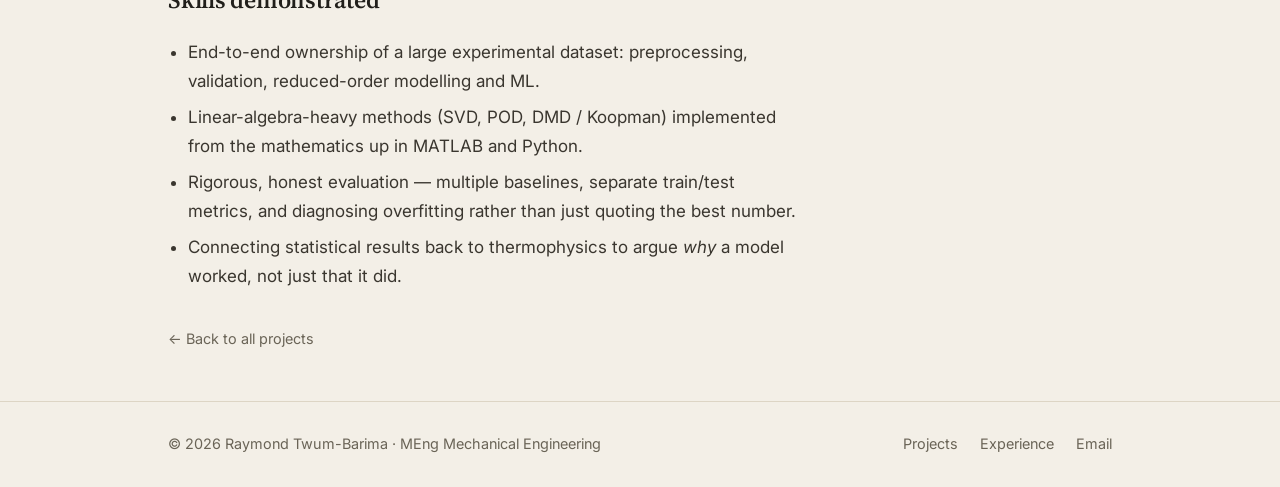
<file: project-individual.html>
<!DOCTYPE html>
<html lang="en">
<head>
<meta charset="UTF-8">
<meta name="viewport" content="width=device-width, initial-scale=1.0">
<title>ML for Boiling Heat Flux — Raymond Twum-Barima</title>
<meta name="description" content="MEng advanced individual project: predicting local boiling heat flux from infrared thermography using POD, DMD and neural networks.">
<link rel="preconnect" href="https://fonts.googleapis.com">
<link rel="preconnect" href="https://fonts.gstatic.com" crossorigin>
<link href="https://fonts.googleapis.com/css2?family=Inter:wght@400;500;600;700&family=Source+Serif+4:opsz,wght@8..60,400;8..60,500;8..60,600;8..60,700&display=swap" rel="stylesheet">
<link rel="icon" type="image/svg+xml" href="assets/favicon.svg">
<meta name="theme-color" content="#f3efe7">
<link rel="canonical" href="https://twumbarimaraymond1-coder.github.io/project-individual.html">
<meta property="og:type" content="website">
<meta property="og:title" content="ML for Boiling Heat Flux — Raymond Twum-Barima">
<meta property="og:description" content="MEng advanced individual project: predicting local boiling heat flux from infrared thermography using POD, DMD and neural networks.">
<meta property="og:url" content="https://twumbarimaraymond1-coder.github.io/project-individual.html">
<meta property="og:image" content="https://twumbarimaraymond1-coder.github.io/assets/og-card.png">
<meta property="og:image:width" content="1200">
<meta property="og:image:height" content="630">
<meta name="twitter:card" content="summary_large_image">
<link rel="stylesheet" href="assets/style.css">
</head>
<body>
<a class="skip" href="#main">Skip to content</a>

<nav class="nav">
  <div class="nav-inner">
    <a class="brand" href="index.html">Raymond <span>Twum-Barima</span></a>
    <div class="nav-links">
      <a href="index.html">Home</a>
      <a href="about.html">About</a>
      <a href="projects.html" class="active">Projects</a>
      <a href="experience.html">Experience</a>
      <a href="index.html#contact">Contact</a>
    </div>
  </div>
</nav>

<main id="main">
<header class="proj-head wrap">
  <div class="tag">Advanced individual project · Module 25WSD550</div>
  <h1>Predicting boiling heat flux from infrared data with machine learning</h1>
  <div class="meta">
    <span><b>Type:</b> Individual research project</span>
    <span><b>Tools:</b> MATLAB, Python</span>
    <span><b>Methods:</b> POD, DMD, neural networks</span>
  </div>
</header>

<section class="wrap">
<div class="layout">
  <div class="content">

    <div class="callout">
      <b>The headline result.</b> A neural network operating on a reduced-order modal representation of the
      temperature field predicted local boiling heat flux with <b>R² = 0.73</b> on unseen data — a
      <b>69% improvement in explained variance</b> over a linear temperature-to-heat-flux baseline.
      The project was awarded <b>70% — a first-class mark</b>.
    </div>

    <div class="social" style="margin:18px 0 4px">
      <a class="cv" href="assets/Raymond-Individual-Project-Report.pdf" target="_blank" rel="noopener">Read the full report (PDF) →</a>
      <a class="email" href="assets/Raymond-Individual-Project-Poster.pdf" target="_blank" rel="noopener">View the poster (PDF) →</a>
      <a class="github" href="https://github.com/twumbarimaraymond1-coder/icarus" target="_blank" rel="noopener">icarus on GitHub →</a>
    </div>
    <div class="callout">
      <b>Now open source.</b> I've packaged this entire methodology into <b>icarus</b>, an installable Python library —
      a full pipeline from raw IR data to trained POD / DMD / neural-network heat-flux models, with a high-level
      Quickstart API. <a href="https://github.com/twumbarimaraymond1-coder/icarus" target="_blank" rel="noopener">View it on GitHub →</a>
    </div>

    <h2>The problem</h2>
    <p>Boiling is one of the most effective ways to remove heat, and underpins power generation, electronics cooling,
    refrigeration and nuclear thermal management. Yet it remains notoriously hard to predict: classical correlations
    (Rohsenow, Kandlikar) and mechanistic models (Zuber) are interpretable but were built for averaged, steady-state
    conditions and lose accuracy outside their calibration range. Modern high-speed infrared thermography now produces
    rich, spatially and temporally resolved temperature fields that these averaged correlations simply cannot exploit.</p>
    <p>My project asked a focused question: <b>can data-driven methods predict <i>local</i> boiling heat flux directly
    from transient infrared temperature measurements?</b></p>

    <h2>The dataset</h2>
    <p>I worked with experimental high-speed IR thermography of a flow-boiling setup, stored as a four-dimensional
    temperature matrix [51 × 116 × 11 × 4043] plus a surface heat-flux field. After extracting the heater surface,
    cropping edge distortions and removing a sensor glitch, the cleaned dataset contained
    <b>17,384,000 pixel-time samples</b> across 4,000 time steps spanning one second of boiling.</p>

    <figure>
      <img loading="lazy" decoding="async" src="assets/img/ip-validation.png" alt="Overlay of mean surface temperature and mean heat flux over time, showing an inverse relationship">
      <figcaption>Preprocessing validation: spatially-averaged surface temperature and heat flux move inversely over
      time — the physically expected behaviour — confirming the cleaned data preserved the underlying thermal physics.</figcaption>
    </figure>

    <h2>Method</h2>
    <h3>1 · Reduced-order analysis</h3>
    <p>The raw field is far too high-dimensional to model directly, so I applied <b>Proper Orthogonal Decomposition
    (POD)</b> via singular value decomposition to extract the dominant spatial modes and their temporal coefficients.
    The first 5 modes captured 55% of the fluctuation energy and the first 40 captured 90%. Critically, when I paired
    each temperature mode with its heat-flux counterpart, their temporal coefficients were strongly correlated
    (mode 1 r = 0.98, mode 2 r = 0.97, mode 5 r = 0.96) — evidence that POD was capturing real, transferable physics.</p>
    <p>I also implemented <b>Dynamic Mode Decomposition (DMD)</b>, built on the Koopman operator, training a
    reduced-order linear model on the first 2,800 frames to forecast the heat-flux evolution over the following 1,200.</p>

    <figure>
      <img loading="lazy" decoding="async" src="assets/img/ip-pod-modes.png" alt="Four spatial POD modes of the temperature field shown as colour maps, labelled with their energy fractions">
      <figcaption>The first four spatial POD modes of the temperature field. Mode 1 (23% of the fluctuation energy)
      captures the dominant large-scale structure; higher modes become progressively finer and more localised.</figcaption>
    </figure>

    <h3>2 · Three neural networks of increasing sophistication</h3>
    <ul>
      <li><b>Model A — baseline:</b> raw temperature as the single input, to test how far temperature alone goes.</li>
      <li><b>Model B — physics-informed features:</b> temperature plus spatial and temporal temperature gradients,
      motivated directly by the heat-flux equation.</li>
      <li><b>Model C — reduced-order modal:</b> the five highest-energy <i>temperature</i> POD modes mapped to the five
      <i>heat-flux</i> POD modes, then reconstructed back into a full heat-flux field.</li>
    </ul>
    <p>Hyperparameters for every model were tuned with <b>Bayesian optimisation</b> rather than brute-force search, and
    each was trained on a 70:30 train/test split with R², MAE and RMSE reported on both sets.</p>

    <h2>Results</h2>
    <div class="metric-row">
      <div class="metric"><div class="v">0.73</div><div class="k">Model C test R²</div></div>
      <div class="metric"><div class="v">+69%</div><div class="k">explained variance vs. baseline</div></div>
      <div class="metric"><div class="v">20,656</div><div class="k">Model C MAE (W/m²)</div></div>
    </div>

    <!-- R² comparison chart (data from final report, test set) -->
    <figure>
      <svg viewBox="0 0 640 300" xmlns="http://www.w3.org/2000/svg" role="img" aria-label="Bar chart comparing test-set R squared across five methods">
        <style>
          .axis{stroke:#ddd5c5;stroke-width:1}
          .glab{fill:#6a6457;font:12px Inter,sans-serif}
          .val{fill:#211f1b;font:bold 12px Inter,sans-serif}
          .ttl{fill:#6a6457;font:12px Inter,sans-serif}
        </style>
        <!-- gridlines at R2 = 0,0.25,0.5,0.75 -->
        <line class="axis" x1="150" y1="40"  x2="600" y2="40"/>
        <line class="axis" x1="150" y1="110" x2="600" y2="110"/>
        <line class="axis" x1="150" y1="180" x2="600" y2="180"/>
        <line class="axis" x1="150" y1="250" x2="600" y2="250"/>
        <text class="ttl" x="120" y="254" text-anchor="end">0.0</text>
        <text class="ttl" x="120" y="184" text-anchor="end">0.25</text>
        <text class="ttl" x="120" y="114" text-anchor="end">0.50</text>
        <text class="ttl" x="120" y="44"  text-anchor="end">0.75</text>

        <!-- bars: scale 0.75 -> 210px tall (250 baseline up to 40) ; px = R2/0.75*210 -->
        <!-- Linear 0.4326 -> 121px -->
        <rect x="160" y="129" width="60" height="121" rx="3" fill="#b8ad97"/>
        <text class="val" x="190" y="122" text-anchor="middle">0.43</text>
        <text class="glab" x="190" y="270" text-anchor="middle">Linear</text>
        <!-- DMD 0.3844 -> 108px -->
        <rect x="245" y="142" width="60" height="108" rx="3" fill="#b8ad97"/>
        <text class="val" x="275" y="135" text-anchor="middle">0.38</text>
        <text class="glab" x="275" y="270" text-anchor="middle">DMD</text>
        <!-- Model A 0.488 -> 137px -->
        <rect x="330" y="113" width="60" height="137" rx="3" fill="#b8ad97"/>
        <text class="val" x="360" y="106" text-anchor="middle">0.49</text>
        <text class="glab" x="360" y="270" text-anchor="middle">Model A</text>
        <!-- Model B 0.490 -> 137px -->
        <rect x="415" y="113" width="60" height="137" rx="3" fill="#b8ad97"/>
        <text class="val" x="445" y="106" text-anchor="middle">0.49</text>
        <text class="glab" x="445" y="270" text-anchor="middle">Model B</text>
        <!-- Model C 0.7293 -> 204px -->
        <rect x="500" y="46" width="60" height="204" rx="3" fill="#a64321"/>
        <text class="val" x="530" y="39" text-anchor="middle">0.73</text>
        <text class="glab" x="530" y="270" text-anchor="middle">Model C</text>

        <text class="ttl" x="375" y="20" text-anchor="middle">Test-set R² by method</text>
      </svg>
      <figcaption>Test-set coefficient of determination. The reduced-order modal model (Model C) substantially
      outperformed the linear baseline, DMD, and the raw-input neural networks.</figcaption>
    </figure>

    <table class="data">
      <thead><tr><th>Method</th><th>Test R²</th><th>MAE (W/m²)</th><th>RMSE (W/m²)</th></tr></thead>
      <tbody>
        <tr><td>Linear baseline (T → q)</td><td>0.433</td><td>—</td><td>—</td></tr>
        <tr><td>Dynamic Mode Decomposition</td><td>0.384</td><td>30,525</td><td>39,144</td></tr>
        <tr><td>Model A — raw temperature</td><td>0.488</td><td>28,201</td><td>35,676</td></tr>
        <tr><td>Model B — + gradient features</td><td>0.490</td><td>27,792</td><td>35,639</td></tr>
        <tr class="best"><td>Model C — POD modal mapping</td><td>0.729</td><td>20,656</td><td>25,959</td></tr>
      </tbody>
    </table>

    <h2>Key insight</h2>
    <p>Adding hand-crafted gradient features (Model B) barely improved on raw temperature and even showed mild
    overfitting (train R² 0.60 vs test 0.49). Model C, by contrast, showed essentially no train–test gap. Working in
    the reduced POD space naturally constrained the network to the physically dominant structures rather than noise —
    so the reduced-order representation captured the temperature-to-heat-flux relationship far more effectively than
    feeding the network more raw inputs. <b>Smarter features beat more features.</b></p>

    <h2>Use of AI in development</h2>
    <p>Large-language-model tools (primarily ChatGPT and Claude) were used to support <b>code development</b> &mdash;
    debugging and explaining the MATLAB and Python for the POD/DMD routines, feature construction, Bayesian optimisation
    and plotting. The generated code was adapted to the dataset and methodology rather than used unedited, and all
    design decisions &mdash; the algorithms, the input features, the use of Bayesian optimisation, and the
    interpretation and validation of results &mdash; were my own.</p>

    <h2>Skills demonstrated</h2>
    <ul>
      <li>End-to-end ownership of a large experimental dataset: preprocessing, validation, reduced-order modelling and ML.</li>
      <li>Linear-algebra-heavy methods (SVD, POD, DMD / Koopman) implemented from the mathematics up in MATLAB and Python.</li>
      <li>Rigorous, honest evaluation — multiple baselines, separate train/test metrics, and diagnosing overfitting rather than just quoting the best number.</li>
      <li>Connecting statistical results back to thermophysics to argue <i>why</i> a model worked, not just that it did.</li>
    </ul>

    <a class="backlink" href="projects.html">← Back to all projects</a>
  </div>

  <aside>
    <div class="sidecard">
      <h4>Project facts</h4>
      <dl>
        <dt>Module</dt><dd>25WSD550 — Advanced Individual Project</dd>
        <dt>Result</dt><dd>70% — a first-class mark</dd>
        <dt>Components</dt><dd>Report 72 · Viva 75 · Poster 75</dd>
        <dt>Dataset</dt><dd>17.4 M pixel-time samples (IR thermography)</dd>
        <dt>Best model</dt><dd>POD modal mapping, R² = 0.73</dd>
        <dt>Techniques</dt>
        <dd><div class="chips">
          <span class="chip">SVD / POD</span><span class="chip">DMD</span>
          <span class="chip">Neural networks</span><span class="chip">Bayesian optimisation</span>
        </div></dd>
        <dt>Languages</dt>
        <dd><div class="chips"><span class="chip">MATLAB</span><span class="chip">Python</span></div></dd>
      </dl>
    </div>
  </aside>
</div>
</section>
</main>

<footer>
  <div class="wrap foot-inner">
    <div>© 2026 Raymond Twum-Barima · MEng Mechanical Engineering</div>
    <div class="foot-links">
      <a href="projects.html">Projects</a>
      <a href="experience.html">Experience</a>
      <a href="mailto:twumbarimaraymond1@gmail.com">Email</a>
    </div>
  </div>
</footer>

<script src="assets/script.js"></script>
</body>
</html>
</file>
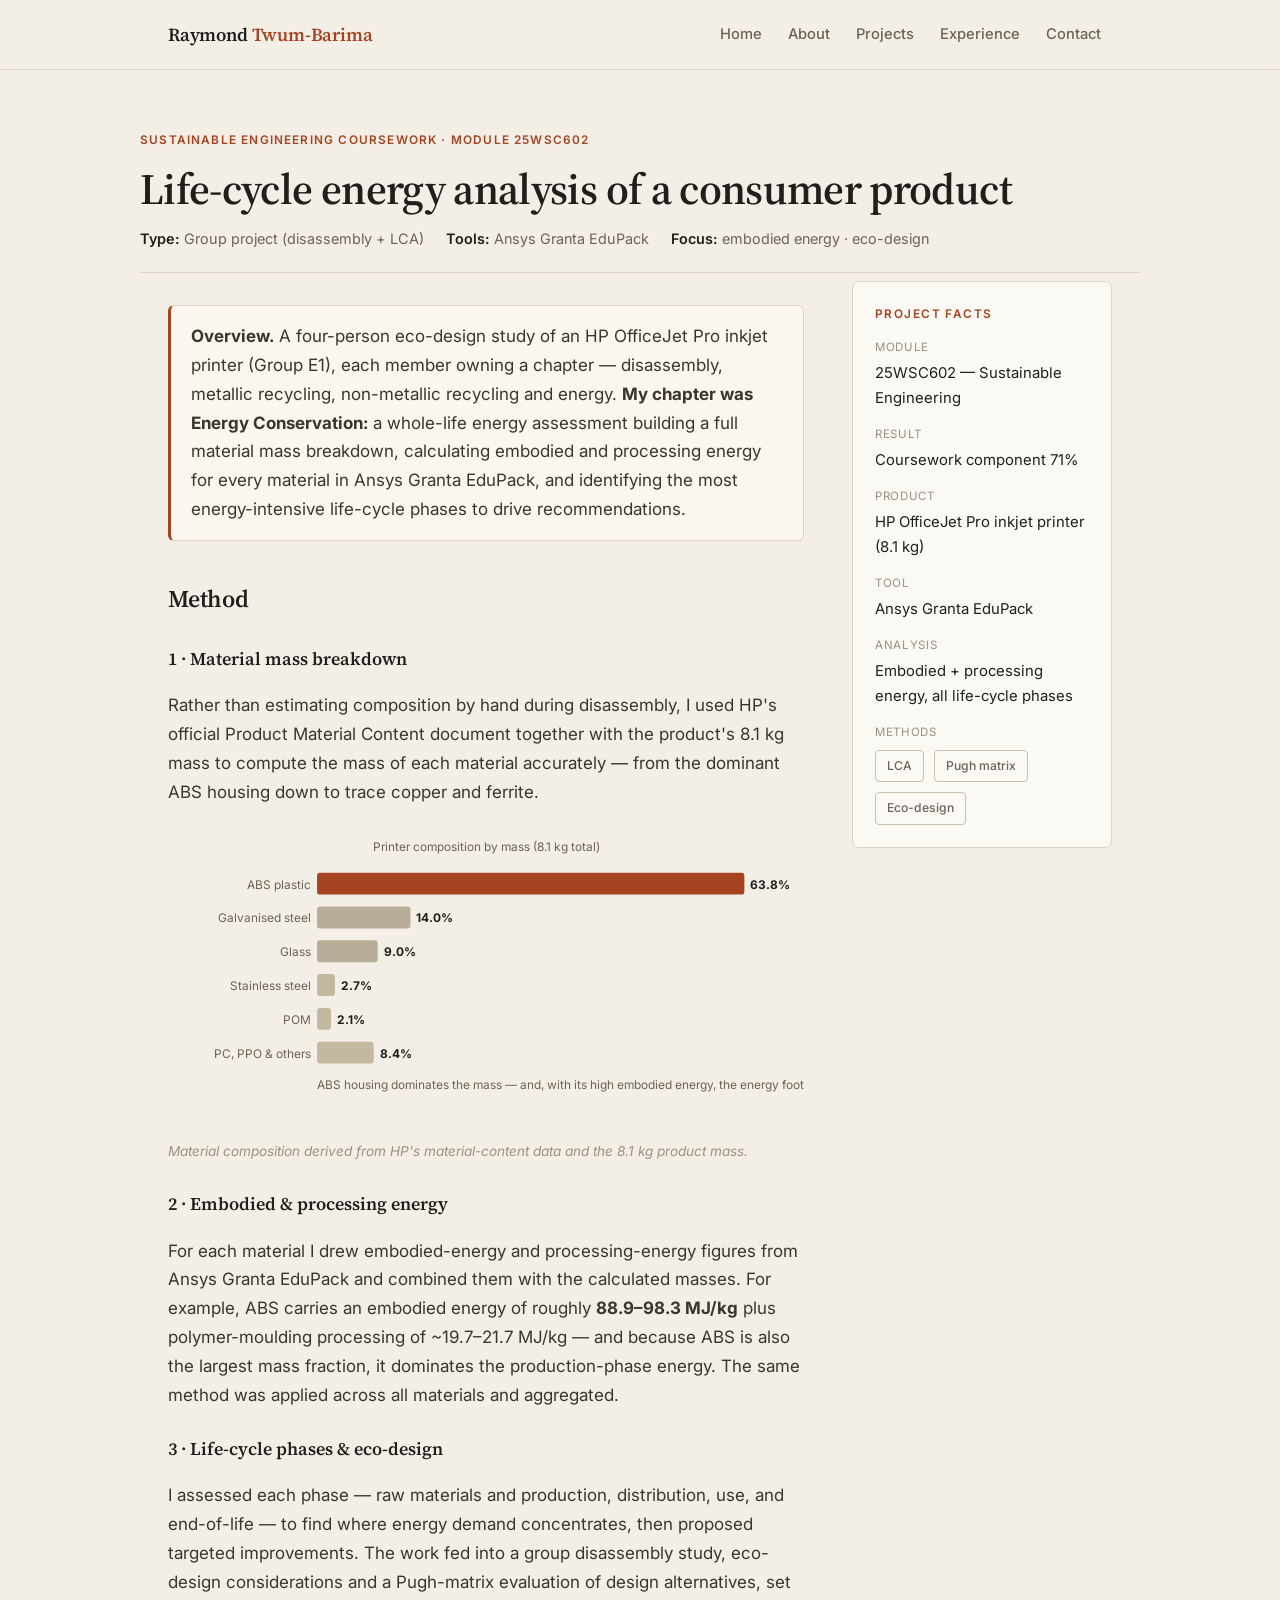
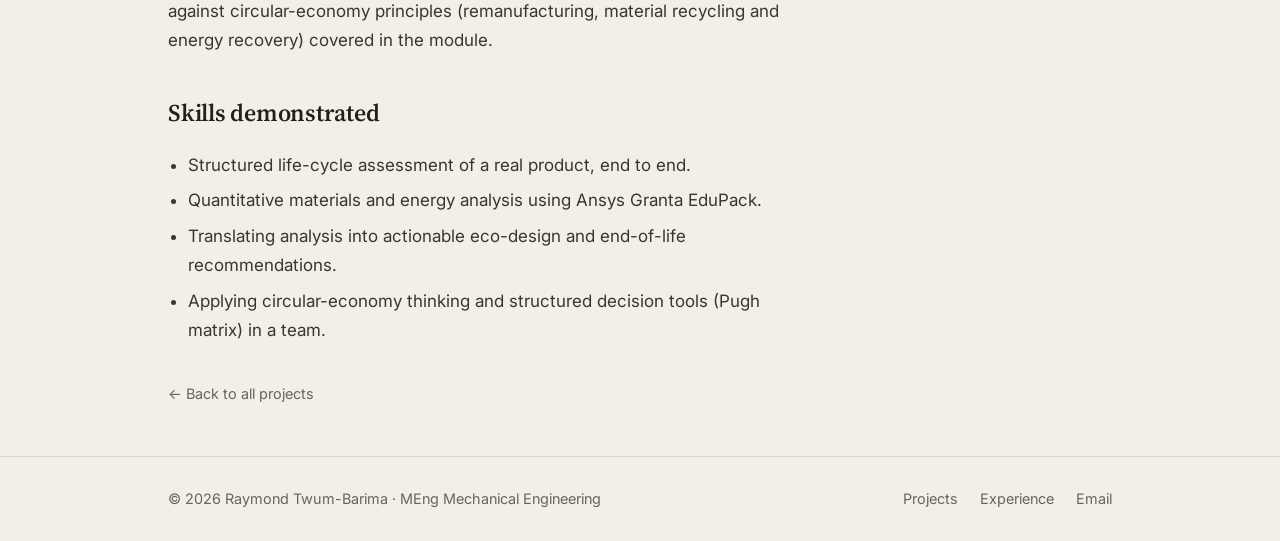
<file: project-sustainability.html>
<!DOCTYPE html>
<html lang="en">
<head>
<meta charset="UTF-8">
<meta name="viewport" content="width=device-width, initial-scale=1.0">
<title>Life-Cycle Energy Analysis — Raymond Twum-Barima</title>
<meta name="description" content="Sustainable engineering coursework: whole-life embodied and processing energy assessment of an inkjet printer using Ansys Granta EduPack.">
<link rel="preconnect" href="https://fonts.googleapis.com">
<link rel="preconnect" href="https://fonts.gstatic.com" crossorigin>
<link href="https://fonts.googleapis.com/css2?family=Inter:wght@400;500;600;700&family=Source+Serif+4:opsz,wght@8..60,400;8..60,500;8..60,600;8..60,700&display=swap" rel="stylesheet">
<link rel="icon" type="image/svg+xml" href="assets/favicon.svg">
<meta name="theme-color" content="#f3efe7">
<link rel="canonical" href="https://twumbarimaraymond1-coder.github.io/project-sustainability.html">
<meta property="og:type" content="website">
<meta property="og:title" content="Life-Cycle Energy Analysis — Raymond Twum-Barima">
<meta property="og:description" content="Sustainable engineering coursework: whole-life embodied and processing energy assessment of an inkjet printer using Ansys Granta EduPack.">
<meta property="og:url" content="https://twumbarimaraymond1-coder.github.io/project-sustainability.html">
<meta property="og:image" content="https://twumbarimaraymond1-coder.github.io/assets/og-card.png">
<meta property="og:image:width" content="1200">
<meta property="og:image:height" content="630">
<meta name="twitter:card" content="summary_large_image">
<link rel="stylesheet" href="assets/style.css">
</head>
<body>
<a class="skip" href="#main">Skip to content</a>

<nav class="nav">
  <div class="nav-inner">
    <a class="brand" href="index.html">Raymond <span>Twum-Barima</span></a>
    <div class="nav-links">
      <a href="index.html">Home</a>
      <a href="about.html">About</a>
      <a href="projects.html" class="active">Projects</a>
      <a href="experience.html">Experience</a>
      <a href="index.html#contact">Contact</a>
    </div>
  </div>
</nav>

<main id="main">
<header class="proj-head wrap">
  <div class="tag">Sustainable engineering coursework · Module 25WSC602</div>
  <h1>Life-cycle energy analysis of a consumer product</h1>
  <div class="meta">
    <span><b>Type:</b> Group project (disassembly + LCA)</span>
    <span><b>Tools:</b> Ansys Granta EduPack</span>
    <span><b>Focus:</b> embodied energy · eco-design</span>
  </div>
</header>

<section class="wrap">
<div class="layout">
  <div class="content">

    <div class="callout">
      <b>Overview.</b> A four-person eco-design study of an HP OfficeJet Pro inkjet printer (Group E1), each member
      owning a chapter — disassembly, metallic recycling, non-metallic recycling and energy. <b>My chapter was Energy
      Conservation:</b> a whole-life energy assessment building a full material mass breakdown, calculating embodied and
      processing energy for every material in Ansys Granta EduPack, and identifying the most energy-intensive life-cycle
      phases to drive recommendations.
    </div>

    <h2>Method</h2>
    <h3>1 · Material mass breakdown</h3>
    <p>Rather than estimating composition by hand during disassembly, I used HP's official Product Material Content
    document together with the product's 8.1 kg mass to compute the mass of each material accurately — from the
    dominant ABS housing down to trace copper and ferrite.</p>

    <figure>
      <svg viewBox="0 0 640 290" xmlns="http://www.w3.org/2000/svg" role="img" aria-label="Material composition of the printer by mass">
        <style>
          .glab{fill:#6a6457;font:12px Inter,sans-serif}
          .val{fill:#211f1b;font:bold 12px Inter,sans-serif}
          .ttl{fill:#6a6457;font:12px Inter,sans-serif}
        </style>
        <text class="ttl" x="320" y="18" text-anchor="middle">Printer composition by mass (8.1 kg total)</text>
        <!-- horizontal bars; scale 63.8% -> 430px ; x start 150 -->
        <!-- ABS 63.8% -->
        <rect x="150" y="40" width="430" height="22" rx="3" fill="#a64321"/>
        <text class="glab" x="144" y="56" text-anchor="end">ABS plastic</text>
        <text class="val" x="586" y="56">63.8%</text>
        <!-- Galv steel 14% -> 94px -->
        <rect x="150" y="74" width="94" height="22" rx="3" fill="#b8ad97"/>
        <text class="glab" x="144" y="90" text-anchor="end">Galvanised steel</text>
        <text class="val" x="250" y="90">14.0%</text>
        <!-- Glass 9% -> 61px -->
        <rect x="150" y="108" width="61" height="22" rx="3" fill="#b8ad97"/>
        <text class="glab" x="144" y="124" text-anchor="end">Glass</text>
        <text class="val" x="217" y="124">9.0%</text>
        <!-- Stainless 2.7% -> 18px -->
        <rect x="150" y="142" width="18" height="22" rx="3" fill="#c3b8a0"/>
        <text class="glab" x="144" y="158" text-anchor="end">Stainless steel</text>
        <text class="val" x="174" y="158">2.7%</text>
        <!-- POM 2.1% -->
        <rect x="150" y="176" width="14" height="22" rx="3" fill="#c3b8a0"/>
        <text class="glab" x="144" y="192" text-anchor="end">POM</text>
        <text class="val" x="170" y="192">2.1%</text>
        <!-- Other ~8.4% -> 57px -->
        <rect x="150" y="210" width="57" height="22" rx="3" fill="#c3b8a0"/>
        <text class="glab" x="144" y="226" text-anchor="end">PC, PPO &amp; others</text>
        <text class="val" x="213" y="226">8.4%</text>
        <text class="ttl" x="150" y="258">ABS housing dominates the mass — and, with its high embodied energy, the energy footprint.</text>
      </svg>
      <figcaption>Material composition derived from HP's material-content data and the 8.1 kg product mass.</figcaption>
    </figure>

    <h3>2 · Embodied &amp; processing energy</h3>
    <p>For each material I drew embodied-energy and processing-energy figures from Ansys Granta EduPack and combined
    them with the calculated masses. For example, ABS carries an embodied energy of roughly <b>88.9–98.3 MJ/kg</b>
    plus polymer-moulding processing of ~19.7–21.7 MJ/kg — and because ABS is also the largest mass fraction, it
    dominates the production-phase energy. The same method was applied across all materials and aggregated.</p>

    <h3>3 · Life-cycle phases &amp; eco-design</h3>
    <p>I assessed each phase — raw materials and production, distribution, use, and end-of-life — to find where energy
    demand concentrates, then proposed targeted improvements. The work fed into a group disassembly study, eco-design
    considerations and a Pugh-matrix evaluation of design alternatives, set against circular-economy principles
    (remanufacturing, material recycling and energy recovery) covered in the module.</p>

    <h2>Skills demonstrated</h2>
    <ul>
      <li>Structured life-cycle assessment of a real product, end to end.</li>
      <li>Quantitative materials and energy analysis using Ansys Granta EduPack.</li>
      <li>Translating analysis into actionable eco-design and end-of-life recommendations.</li>
      <li>Applying circular-economy thinking and structured decision tools (Pugh matrix) in a team.</li>
    </ul>

    <a class="backlink" href="projects.html">← Back to all projects</a>
  </div>

  <aside>
    <div class="sidecard">
      <h4>Project facts</h4>
      <dl>
        <dt>Module</dt><dd>25WSC602 — Sustainable Engineering</dd>
        <dt>Result</dt><dd>Coursework component 71%</dd>
        <dt>Product</dt><dd>HP OfficeJet Pro inkjet printer (8.1 kg)</dd>
        <dt>Tool</dt><dd>Ansys Granta EduPack</dd>
        <dt>Analysis</dt><dd>Embodied + processing energy, all life-cycle phases</dd>
        <dt>Methods</dt>
        <dd><div class="chips"><span class="chip">LCA</span><span class="chip">Pugh matrix</span><span class="chip">Eco-design</span></div></dd>
      </dl>
    </div>
  </aside>
</div>
</section>
</main>

<footer>
  <div class="wrap foot-inner">
    <div>© 2026 Raymond Twum-Barima · MEng Mechanical Engineering</div>
    <div class="foot-links">
      <a href="projects.html">Projects</a>
      <a href="experience.html">Experience</a>
      <a href="mailto:twumbarimaraymond1@gmail.com">Email</a>
    </div>
  </div>
</footer>

<script src="assets/script.js"></script>
</body>
</html>
</file>
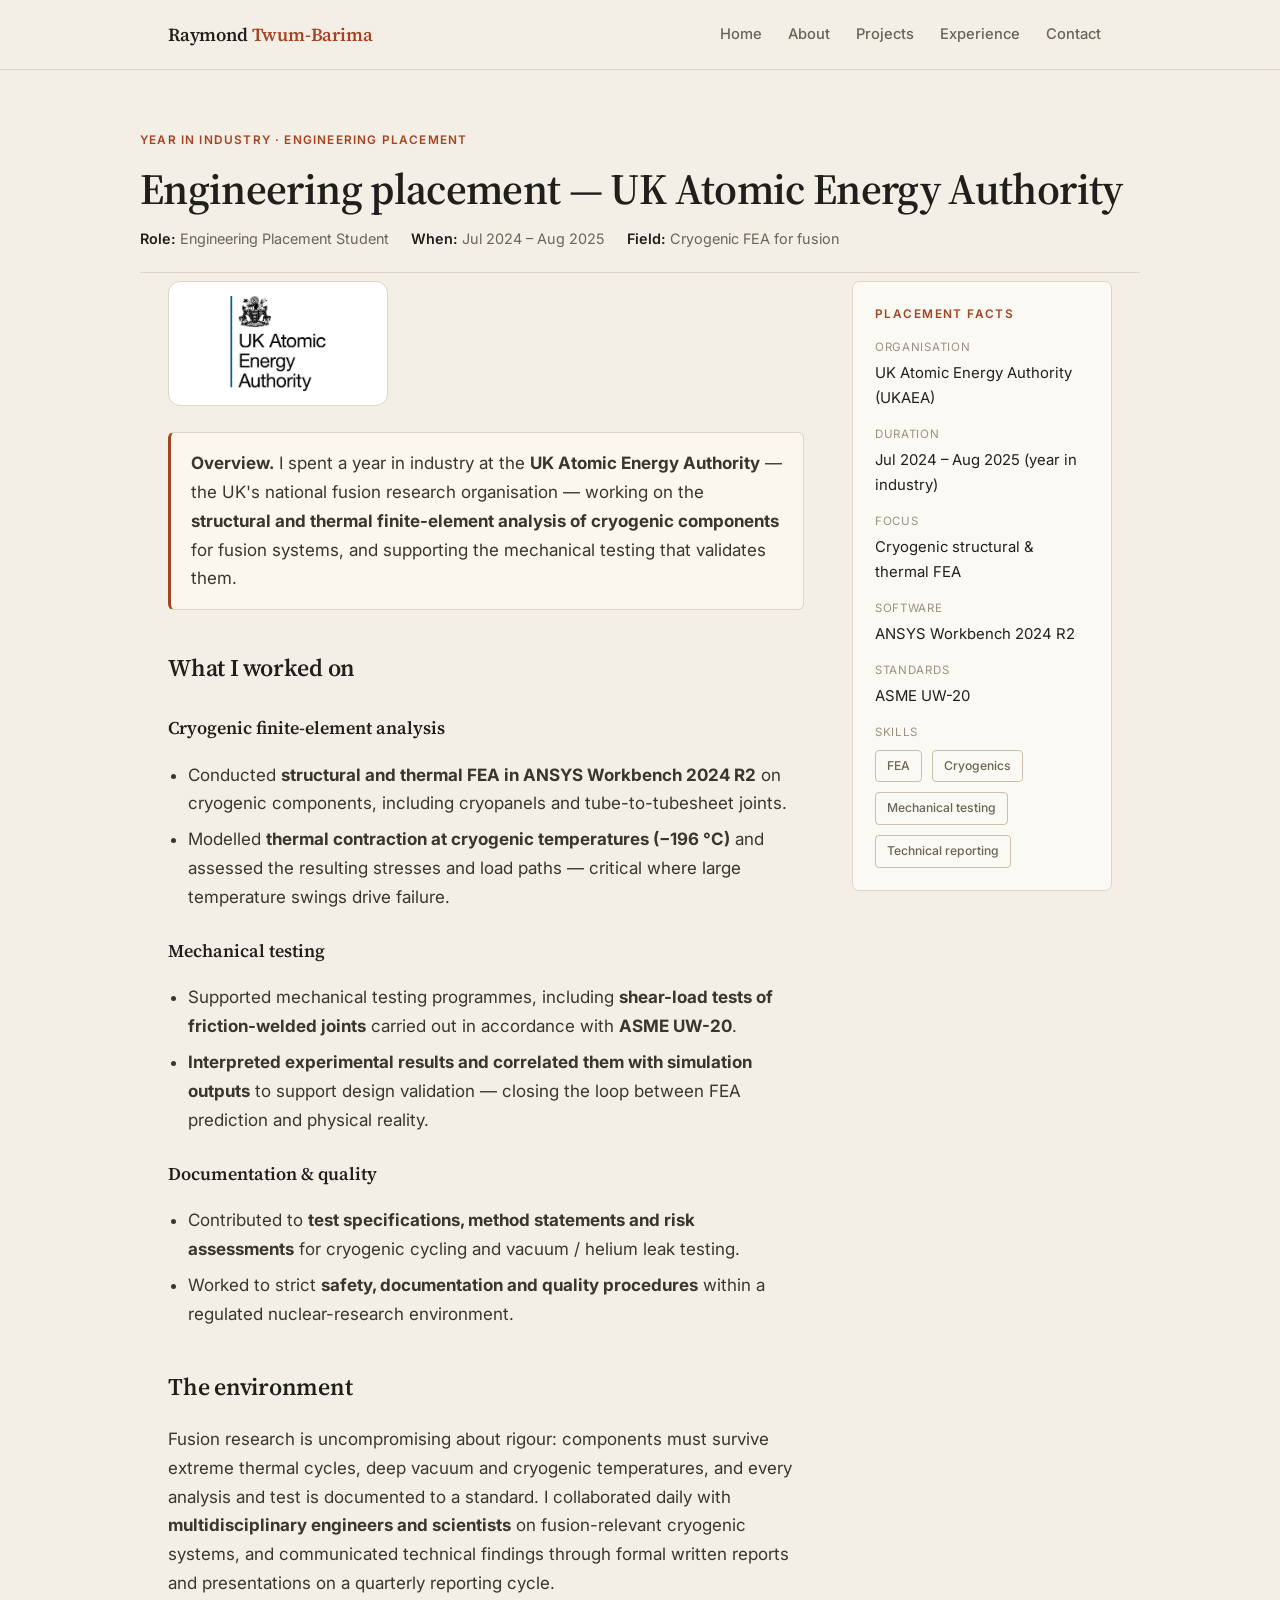
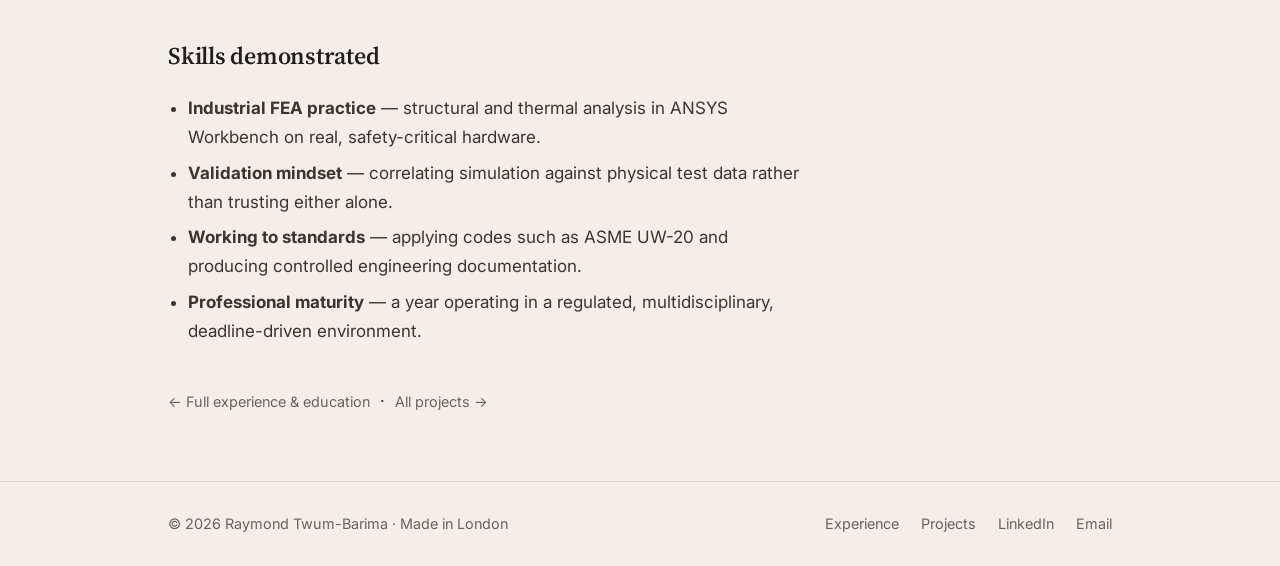
<file: project-ukaea.html>
<!DOCTYPE html>
<html lang="en">
<head>
<meta charset="UTF-8">
<meta name="viewport" content="width=device-width, initial-scale=1.0">
<title>UKAEA Placement — Raymond Twum-Barima</title>
<meta name="description" content="Year in industry at the UK Atomic Energy Authority: structural and thermal FEA of cryogenic fusion components in ANSYS Workbench, mechanical testing to ASME UW-20, and simulation–experiment validation.">
<link rel="preconnect" href="https://fonts.googleapis.com">
<link rel="preconnect" href="https://fonts.gstatic.com" crossorigin>
<link href="https://fonts.googleapis.com/css2?family=Inter:wght@400;500;600;700&family=Source+Serif+4:opsz,wght@8..60,400;8..60,500;8..60,600;8..60,700&display=swap" rel="stylesheet">
<link rel="icon" type="image/svg+xml" href="assets/favicon.svg">
<meta name="theme-color" content="#f3efe7">
<link rel="canonical" href="https://twumbarimaraymond1-coder.github.io/project-ukaea.html">
<meta property="og:type" content="website">
<meta property="og:title" content="UKAEA Placement — Raymond Twum-Barima">
<meta property="og:description" content="Year in industry at the UK Atomic Energy Authority: structural and thermal FEA of cryogenic fusion components in ANSYS Workbench, mechanical testing to ASME UW-20, and simulation–experiment validation.">
<meta property="og:url" content="https://twumbarimaraymond1-coder.github.io/project-ukaea.html">
<meta property="og:image" content="https://twumbarimaraymond1-coder.github.io/assets/og-card.png">
<meta property="og:image:width" content="1200">
<meta property="og:image:height" content="630">
<meta name="twitter:card" content="summary_large_image">
<link rel="stylesheet" href="assets/style.css">
</head>
<body>
<a class="skip" href="#main">Skip to content</a>

<nav class="nav">
  <div class="nav-inner">
    <a class="brand" href="index.html">Raymond <span>Twum-Barima</span></a>
    <div class="nav-links">
      <a href="index.html">Home</a>
      <a href="about.html">About</a>
      <a href="projects.html">Projects</a>
      <a href="experience.html" class="active">Experience</a>
      <a href="index.html#contact">Contact</a>
    </div>
  </div>
</nav>

<main id="main">
<header class="proj-head wrap">
  <div class="tag">Year in industry · Engineering placement</div>
  <h1>Engineering placement — UK Atomic Energy Authority</h1>
  <div class="meta">
    <span><b>Role:</b> Engineering Placement Student</span>
    <span><b>When:</b> Jul 2024 – Aug 2025</span>
    <span><b>Field:</b> Cryogenic FEA for fusion</span>
  </div>
</header>

<section class="wrap">
<div class="layout">
  <div class="content">

    <figure style="margin-top:0">
      <img loading="lazy" decoding="async" src="assets/img/ukaea-logo.jpg" alt="UK Atomic Energy Authority logo" style="max-width:220px;background:#fff;padding:14px;border-radius:12px">
    </figure>

    <div class="callout">
      <b>Overview.</b> I spent a year in industry at the <b>UK Atomic Energy Authority</b> — the UK's national fusion
      research organisation — working on the <b>structural and thermal finite-element analysis of cryogenic components</b>
      for fusion systems, and supporting the mechanical testing that validates them.
    </div>

    <h2>What I worked on</h2>

    <h3>Cryogenic finite-element analysis</h3>
    <ul>
      <li>Conducted <b>structural and thermal FEA in ANSYS Workbench 2024 R2</b> on cryogenic components, including
      cryopanels and tube-to-tubesheet joints.</li>
      <li>Modelled <b>thermal contraction at cryogenic temperatures (&minus;196&nbsp;°C)</b> and assessed the resulting
      stresses and load paths — critical where large temperature swings drive failure.</li>
    </ul>

    <h3>Mechanical testing</h3>
    <ul>
      <li>Supported mechanical testing programmes, including <b>shear-load tests of friction-welded joints</b> carried
      out in accordance with <b>ASME UW-20</b>.</li>
      <li><b>Interpreted experimental results and correlated them with simulation outputs</b> to support design
      validation — closing the loop between FEA prediction and physical reality.</li>
    </ul>

    <h3>Documentation &amp; quality</h3>
    <ul>
      <li>Contributed to <b>test specifications, method statements and risk assessments</b> for cryogenic cycling and
      vacuum / helium leak testing.</li>
      <li>Worked to strict <b>safety, documentation and quality procedures</b> within a regulated nuclear-research
      environment.</li>
    </ul>

    <h2>The environment</h2>
    <p>Fusion research is uncompromising about rigour: components must survive extreme thermal cycles, deep vacuum and
    cryogenic temperatures, and every analysis and test is documented to a standard. I collaborated daily with
    <b>multidisciplinary engineers and scientists</b> on fusion-relevant cryogenic systems, and communicated technical
    findings through formal written reports and presentations on a quarterly reporting cycle.</p>

    <h2>Skills demonstrated</h2>
    <ul>
      <li><b>Industrial FEA practice</b> — structural and thermal analysis in ANSYS Workbench on real, safety-critical hardware.</li>
      <li><b>Validation mindset</b> — correlating simulation against physical test data rather than trusting either alone.</li>
      <li><b>Working to standards</b> — applying codes such as ASME UW-20 and producing controlled engineering documentation.</li>
      <li><b>Professional maturity</b> — a year operating in a regulated, multidisciplinary, deadline-driven environment.</li>
    </ul>

    <p style="margin-top:24px"><a class="backlink" href="experience.html">← Full experience &amp; education</a>
    &nbsp;·&nbsp; <a class="backlink" href="projects.html" style="margin-top:0">All projects →</a></p>
  </div>

  <aside>
    <div class="sidecard">
      <h4>Placement facts</h4>
      <dl>
        <dt>Organisation</dt><dd>UK Atomic Energy Authority (UKAEA)</dd>
        <dt>Duration</dt><dd>Jul 2024 – Aug 2025 (year in industry)</dd>
        <dt>Focus</dt><dd>Cryogenic structural &amp; thermal FEA</dd>
        <dt>Software</dt><dd>ANSYS Workbench 2024 R2</dd>
        <dt>Standards</dt><dd>ASME UW-20</dd>
        <dt>Skills</dt>
        <dd><div class="chips"><span class="chip">FEA</span><span class="chip">Cryogenics</span><span class="chip">Mechanical testing</span><span class="chip">Technical reporting</span></div></dd>
      </dl>
    </div>
  </aside>
</div>
</section>
</main>

<footer>
  <div class="wrap foot-inner">
    <div>© 2026 Raymond Twum-Barima · Made in London</div>
    <div class="foot-links">
      <a href="experience.html">Experience</a>
      <a href="projects.html">Projects</a>
      <a href="https://www.linkedin.com/in/raymond-t-30aa451b0/" target="_blank" rel="noopener">LinkedIn</a>
      <a href="mailto:twumbarimaraymond1@gmail.com">Email</a>
    </div>
  </div>
</footer>

<script src="assets/script.js"></script>
</body>
</html>
</file>
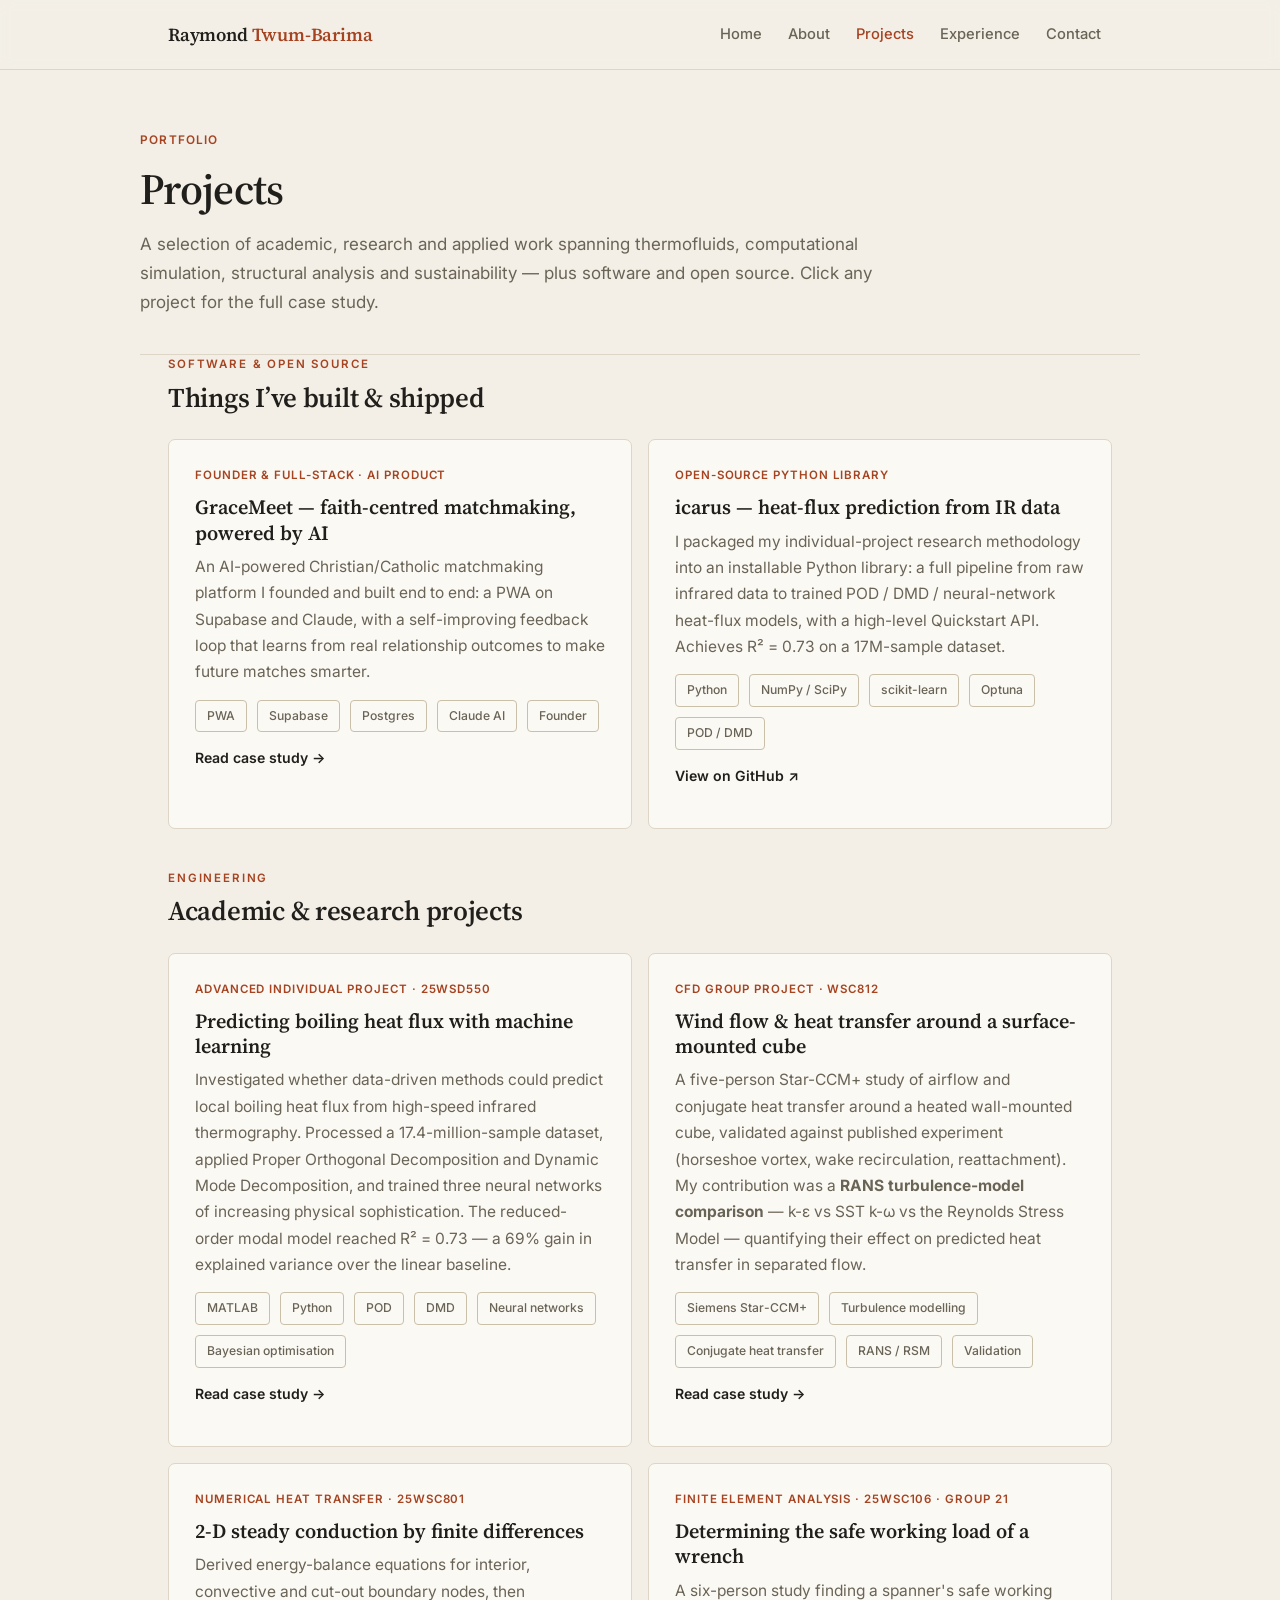
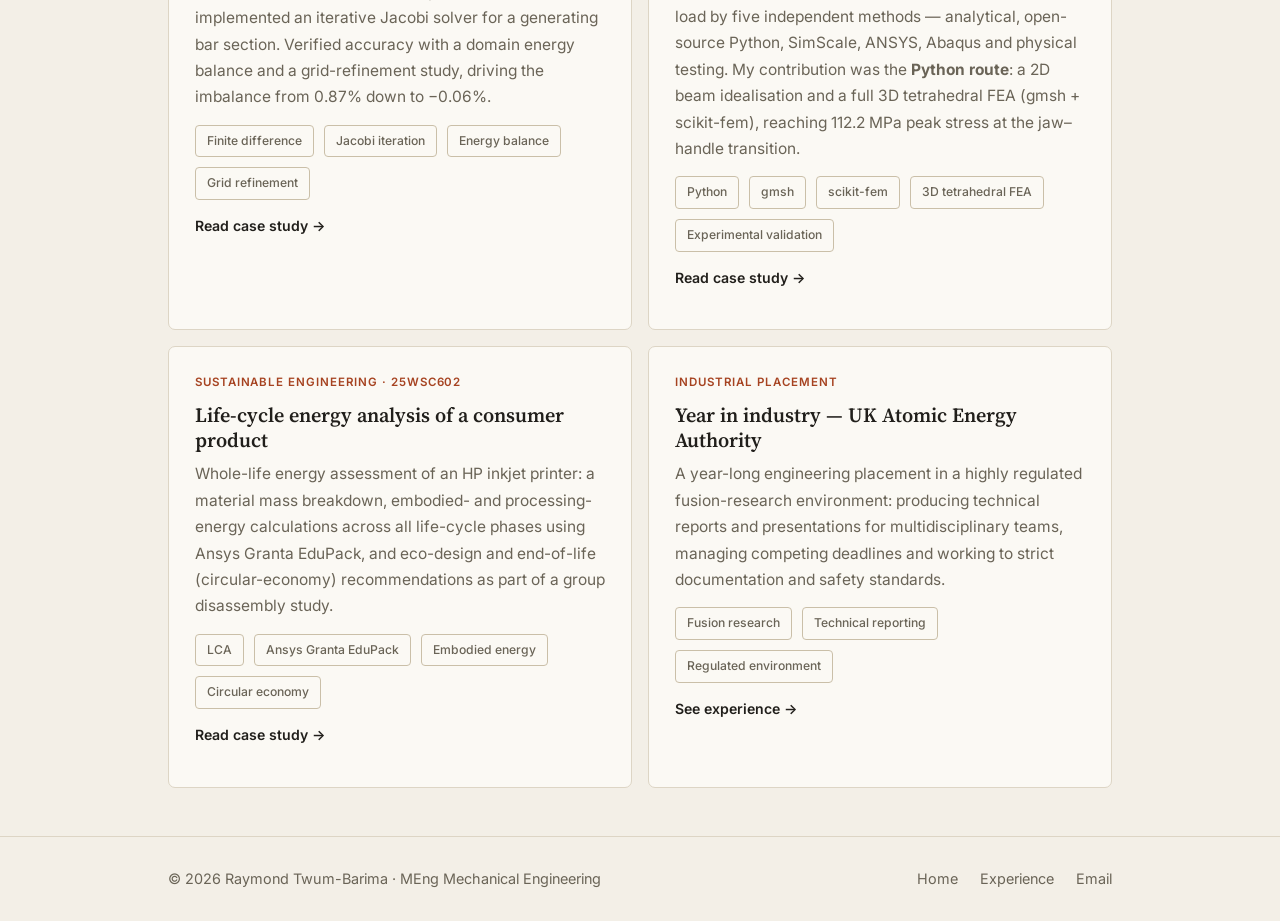
<file: projects.html>
<!DOCTYPE html>
<html lang="en">
<head>
<meta charset="UTF-8">
<meta name="viewport" content="width=device-width, initial-scale=1.0">
<title>Projects — Raymond Twum-Barima</title>
<meta name="description" content="Engineering projects: machine learning for boiling heat transfer, CFD, numerical heat transfer, FEA and sustainable engineering.">
<link rel="preconnect" href="https://fonts.googleapis.com">
<link rel="preconnect" href="https://fonts.gstatic.com" crossorigin>
<link href="https://fonts.googleapis.com/css2?family=Inter:wght@400;500;600;700&family=Source+Serif+4:opsz,wght@8..60,400;8..60,500;8..60,600;8..60,700&display=swap" rel="stylesheet">
<link rel="icon" type="image/svg+xml" href="assets/favicon.svg">
<meta name="theme-color" content="#f3efe7">
<link rel="canonical" href="https://twumbarimaraymond1-coder.github.io/projects.html">
<meta property="og:type" content="website">
<meta property="og:title" content="Projects — Raymond Twum-Barima">
<meta property="og:description" content="Engineering projects: machine learning for boiling heat transfer, CFD, numerical heat transfer, FEA and sustainable engineering.">
<meta property="og:url" content="https://twumbarimaraymond1-coder.github.io/projects.html">
<meta property="og:image" content="https://twumbarimaraymond1-coder.github.io/assets/og-card.png">
<meta property="og:image:width" content="1200">
<meta property="og:image:height" content="630">
<meta name="twitter:card" content="summary_large_image">
<link rel="stylesheet" href="assets/style.css">
</head>
<body>
<a class="skip" href="#main">Skip to content</a>

<nav class="nav">
  <div class="nav-inner">
    <a class="brand" href="index.html">Raymond <span>Twum-Barima</span></a>
    <div class="nav-links">
      <a href="index.html">Home</a>
      <a href="about.html">About</a>
      <a href="projects.html" class="active">Projects</a>
      <a href="experience.html">Experience</a>
      <a href="index.html#contact">Contact</a>
    </div>
  </div>
</nav>

<main id="main">
<header class="proj-head wrap">
  <div class="tag">Portfolio</div>
  <h1>Projects</h1>
  <p class="lede" style="color:var(--muted);max-width:760px">A selection of academic, research and applied work spanning
  thermofluids, computational simulation, structural analysis and sustainability — plus software and open source.
  Click any project for the full case study.</p>
</header>

<section class="wrap">
  <div class="kicker">Software &amp; open source</div>
  <h2 class="section-title" style="margin-bottom:18px">Things I&rsquo;ve built &amp; shipped</h2>
  <div class="grid cols-2" style="margin-bottom:40px">
    <a class="card" href="project-gracemeet.html">
      <div class="tag">Founder &amp; full-stack · AI product</div>
      <h3>GraceMeet — faith-centred matchmaking, powered by AI</h3>
      <p>An AI-powered Christian/Catholic matchmaking platform I founded and built end to end: a PWA on Supabase and
      Claude, with a self-improving feedback loop that learns from real relationship outcomes to make future matches
      smarter.</p>
      <div class="chips"><span class="chip">PWA</span><span class="chip">Supabase</span><span class="chip">Postgres</span><span class="chip">Claude AI</span><span class="chip">Founder</span></div>
      <p class="more" style="margin-top:14px">Read case study →</p>
    </a>

    <a class="card" href="https://github.com/twumbarimaraymond1-coder/icarus" target="_blank" rel="noopener">
      <div class="tag">Open-source Python library</div>
      <h3>icarus — heat-flux prediction from IR data</h3>
      <p>I packaged my individual-project research methodology into an installable Python library: a full pipeline from raw
      infrared data to trained POD / DMD / neural-network heat-flux models, with a high-level Quickstart API. Achieves
      R² = 0.73 on a 17M-sample dataset.</p>
      <div class="chips"><span class="chip">Python</span><span class="chip">NumPy / SciPy</span><span class="chip">scikit-learn</span><span class="chip">Optuna</span><span class="chip">POD / DMD</span></div>
      <p class="more" style="margin-top:14px">View on GitHub ↗</p>
    </a>
  </div>

  <div class="kicker">Engineering</div>
  <h2 class="section-title" style="margin-bottom:18px">Academic &amp; research projects</h2>
  <div class="grid cols-2">

    <a class="card" href="project-individual.html">
      <div class="tag">Advanced individual project · 25WSD550</div>
      <h3>Predicting boiling heat flux with machine learning</h3>
      <p>Investigated whether data-driven methods could predict local boiling heat flux from high-speed infrared
      thermography. Processed a 17.4-million-sample dataset, applied Proper Orthogonal Decomposition and Dynamic Mode
      Decomposition, and trained three neural networks of increasing physical sophistication. The reduced-order modal
      model reached R² = 0.73 — a 69% gain in explained variance over the linear baseline.</p>
      <div class="chips"><span class="chip">MATLAB</span><span class="chip">Python</span><span class="chip">POD</span><span class="chip">DMD</span><span class="chip">Neural networks</span><span class="chip">Bayesian optimisation</span></div>
      <p class="more" style="margin-top:14px">Read case study →</p>
    </a>

    <a class="card" href="project-cfd.html">
      <div class="tag">CFD group project · WSC812</div>
      <h3>Wind flow &amp; heat transfer around a surface-mounted cube</h3>
      <p>A five-person Star-CCM+ study of airflow and conjugate heat transfer around a heated wall-mounted cube,
      validated against published experiment (horseshoe vortex, wake recirculation, reattachment). My contribution was
      a <b>RANS turbulence-model comparison</b> — k-ε vs SST k-ω vs the Reynolds Stress Model — quantifying their effect
      on predicted heat transfer in separated flow.</p>
      <div class="chips"><span class="chip">Siemens Star-CCM+</span><span class="chip">Turbulence modelling</span><span class="chip">Conjugate heat transfer</span><span class="chip">RANS / RSM</span><span class="chip">Validation</span></div>
      <p class="more" style="margin-top:14px">Read case study →</p>
    </a>

    <a class="card" href="project-heat-transfer.html">
      <div class="tag">Numerical heat transfer · 25WSC801</div>
      <h3>2-D steady conduction by finite differences</h3>
      <p>Derived energy-balance equations for interior, convective and cut-out boundary nodes, then implemented an
      iterative Jacobi solver for a generating bar section. Verified accuracy with a domain energy balance and a
      grid-refinement study, driving the imbalance from 0.87% down to −0.06%.</p>
      <div class="chips"><span class="chip">Finite difference</span><span class="chip">Jacobi iteration</span><span class="chip">Energy balance</span><span class="chip">Grid refinement</span></div>
      <p class="more" style="margin-top:14px">Read case study →</p>
    </a>

    <a class="card" href="project-fea.html">
      <div class="tag">Finite element analysis · 25WSC106 · Group 21</div>
      <h3>Determining the safe working load of a wrench</h3>
      <p>A six-person study finding a spanner's safe working load by five independent methods — analytical, open-source
      Python, SimScale, ANSYS, Abaqus and physical testing. My contribution was the <b>Python route</b>: a 2D beam
      idealisation and a full 3D tetrahedral FEA (gmsh + scikit-fem), reaching 112.2 MPa peak stress at the jaw–handle
      transition.</p>
      <div class="chips"><span class="chip">Python</span><span class="chip">gmsh</span><span class="chip">scikit-fem</span><span class="chip">3D tetrahedral FEA</span><span class="chip">Experimental validation</span></div>
      <p class="more" style="margin-top:14px">Read case study →</p>
    </a>

    <a class="card" href="project-sustainability.html">
      <div class="tag">Sustainable engineering · 25WSC602</div>
      <h3>Life-cycle energy analysis of a consumer product</h3>
      <p>Whole-life energy assessment of an HP inkjet printer: a material mass breakdown, embodied- and
      processing-energy calculations across all life-cycle phases using Ansys Granta EduPack, and eco-design and
      end-of-life (circular-economy) recommendations as part of a group disassembly study.</p>
      <div class="chips"><span class="chip">LCA</span><span class="chip">Ansys Granta EduPack</span><span class="chip">Embodied energy</span><span class="chip">Circular economy</span></div>
      <p class="more" style="margin-top:14px">Read case study →</p>
    </a>

    <a class="card" href="project-ukaea.html">
      <div class="tag">Industrial placement</div>
      <h3>Year in industry — UK Atomic Energy Authority</h3>
      <p>A year-long engineering placement in a highly regulated fusion-research environment: producing technical
      reports and presentations for multidisciplinary teams, managing competing deadlines and working to strict
      documentation and safety standards.</p>
      <div class="chips"><span class="chip">Fusion research</span><span class="chip">Technical reporting</span><span class="chip">Regulated environment</span></div>
      <p class="more" style="margin-top:14px">See experience →</p>
    </a>

  </div>
</section>
</main>

<footer>
  <div class="wrap foot-inner">
    <div>© 2026 Raymond Twum-Barima · MEng Mechanical Engineering</div>
    <div class="foot-links">
      <a href="index.html">Home</a>
      <a href="experience.html">Experience</a>
      <a href="mailto:twumbarimaraymond1@gmail.com">Email</a>
    </div>
  </div>
</footer>

<script src="assets/script.js"></script>
</body>
</html>
</file>
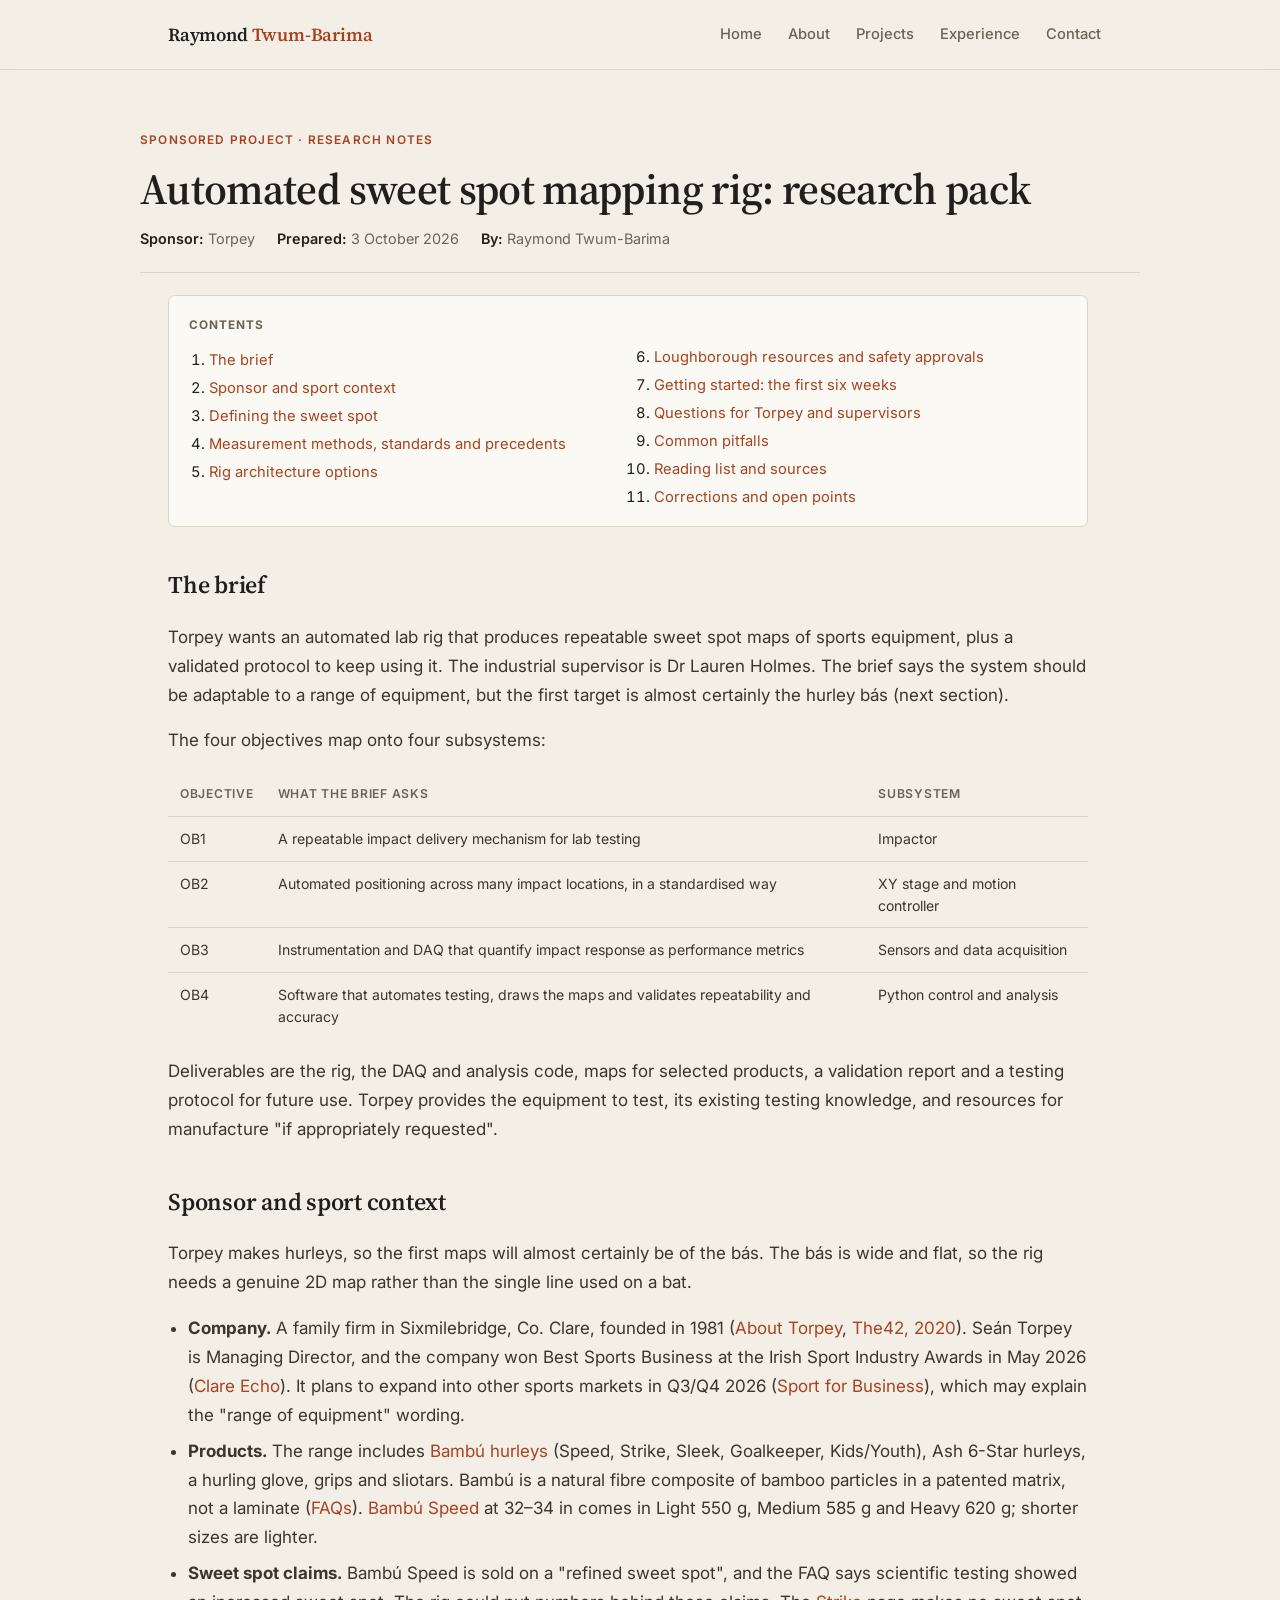
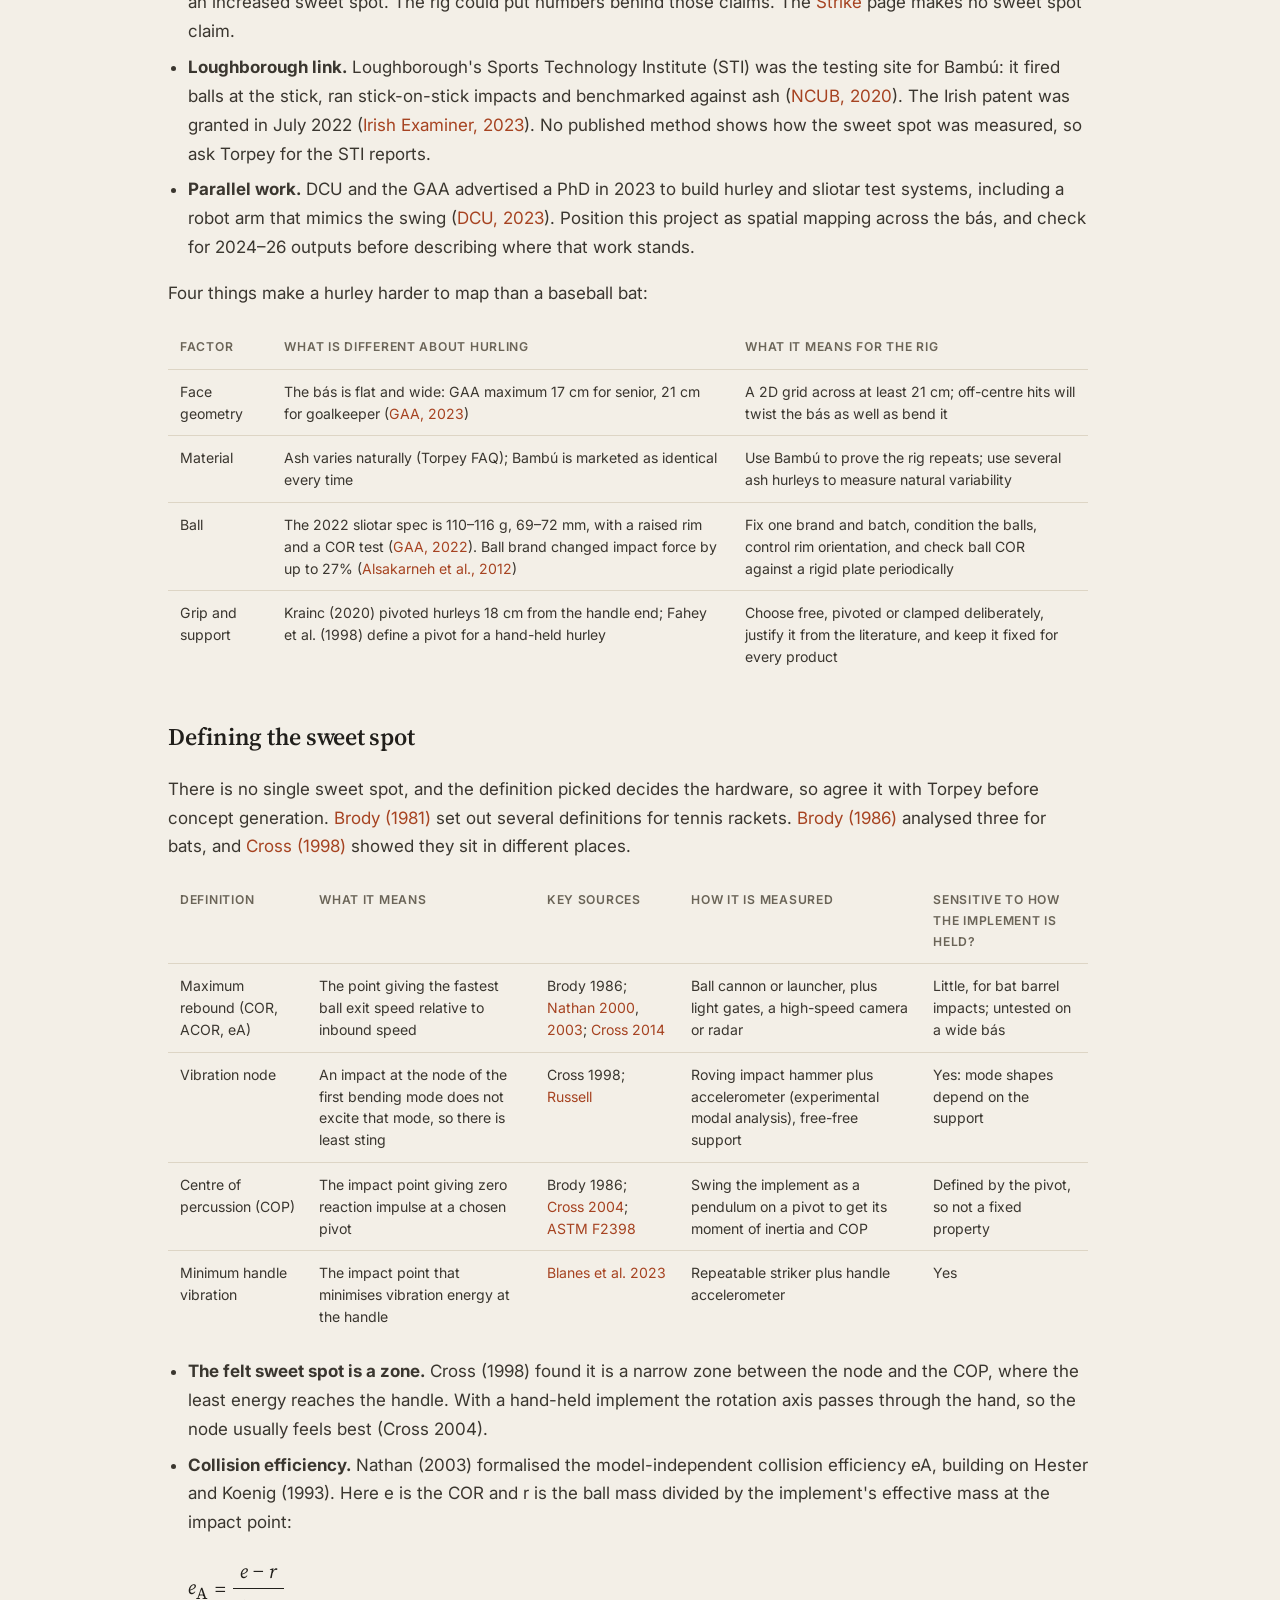
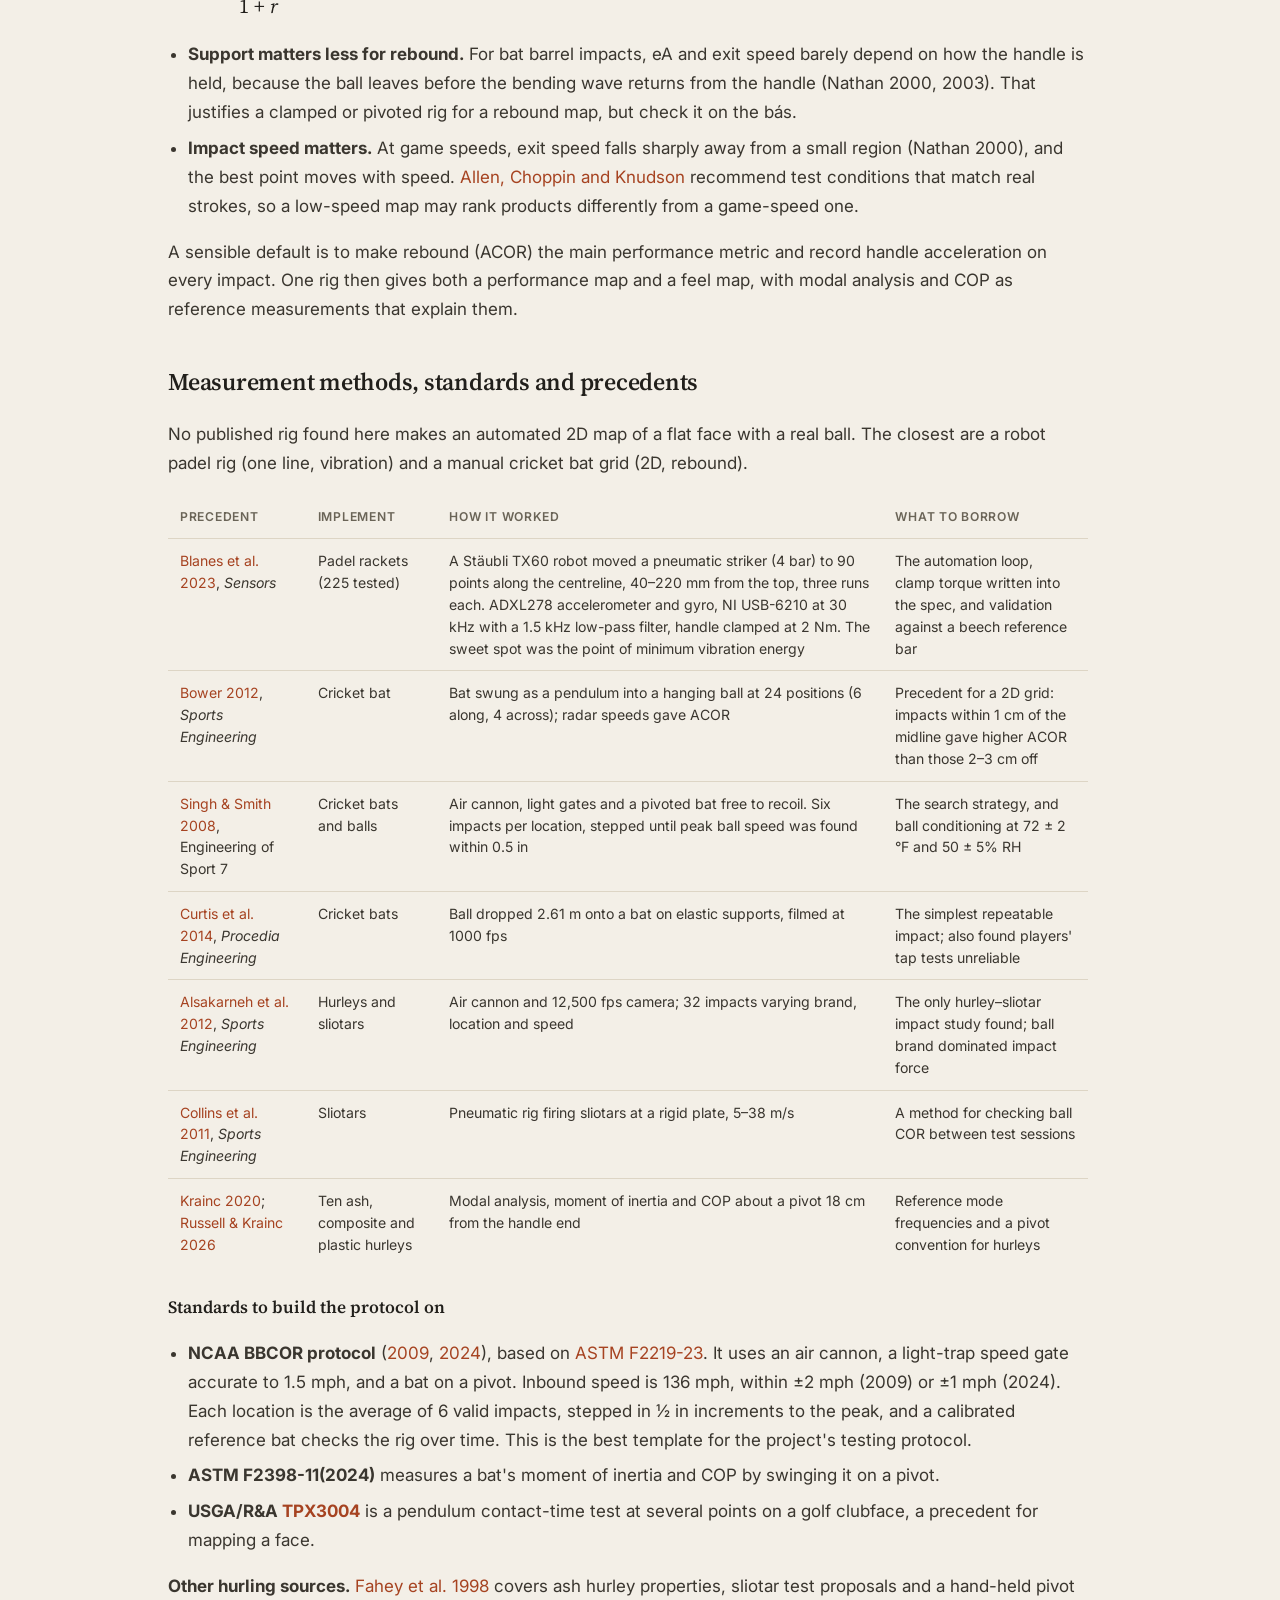
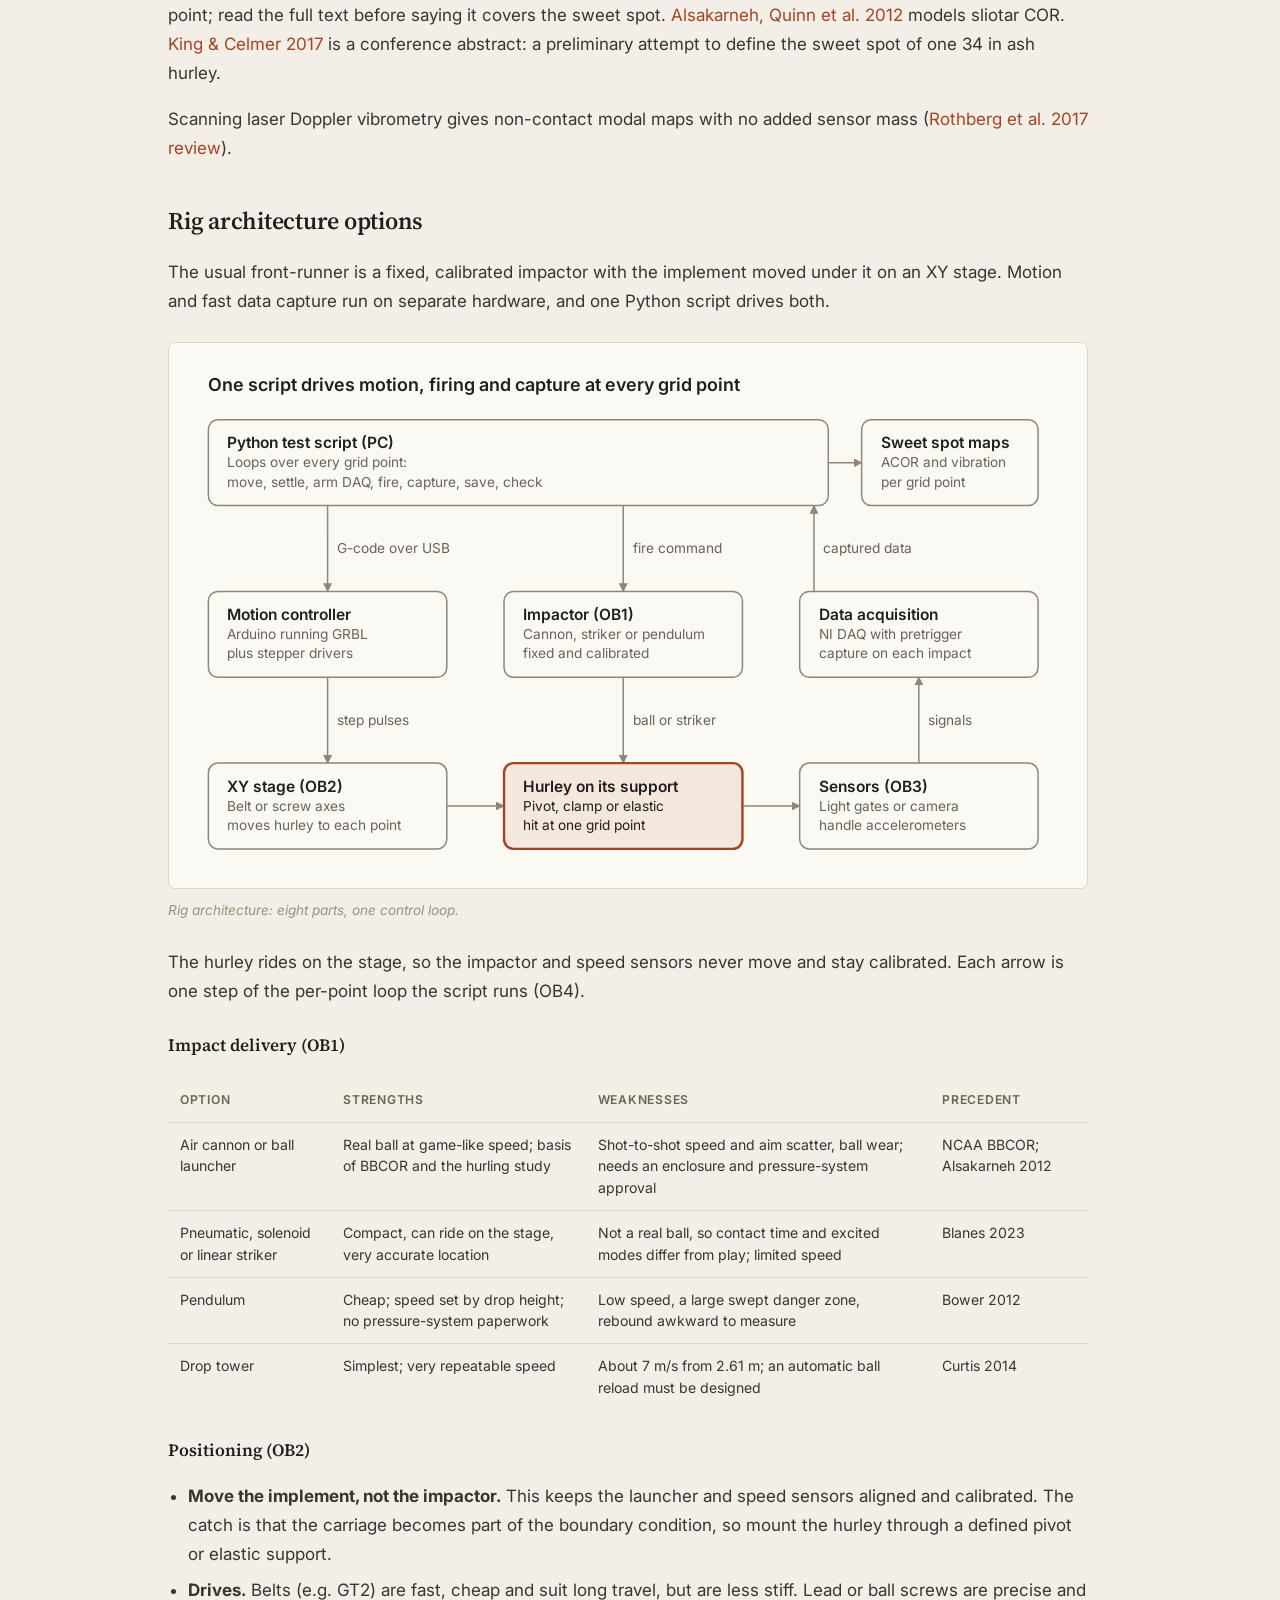
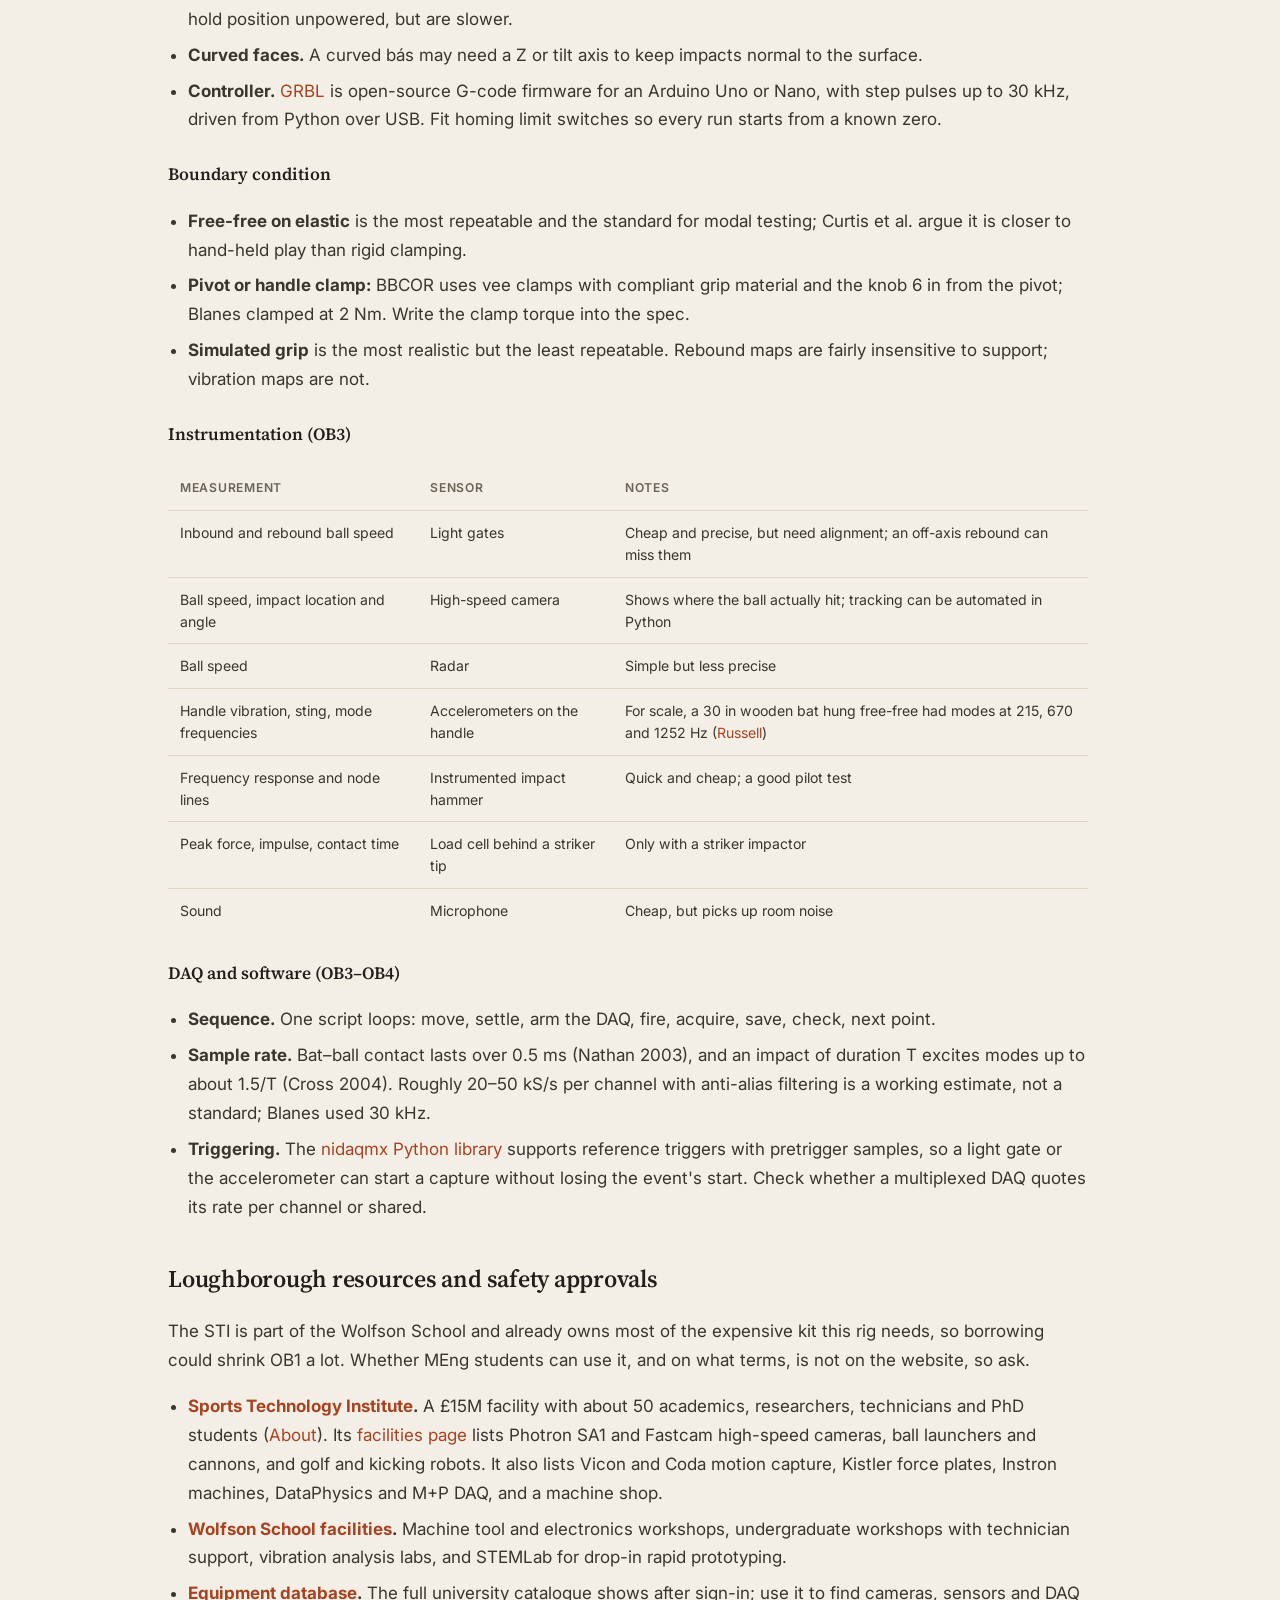
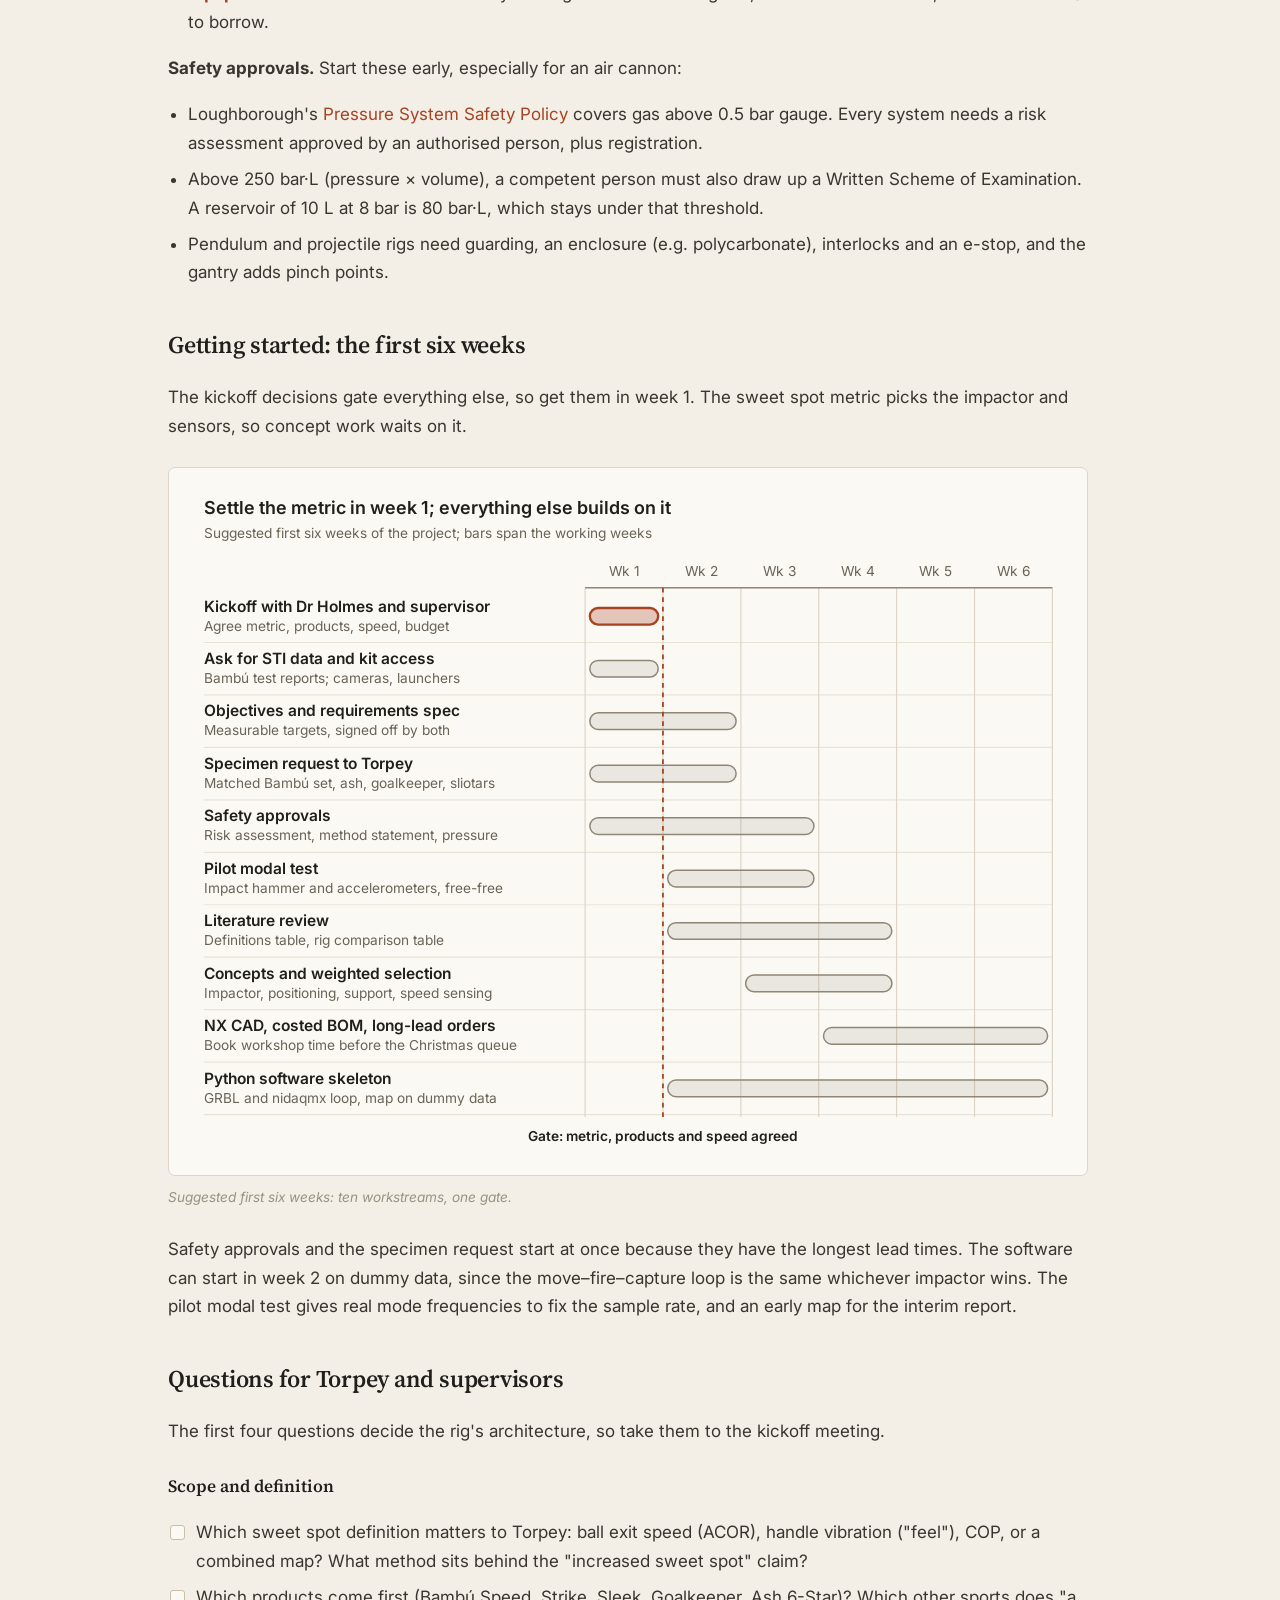
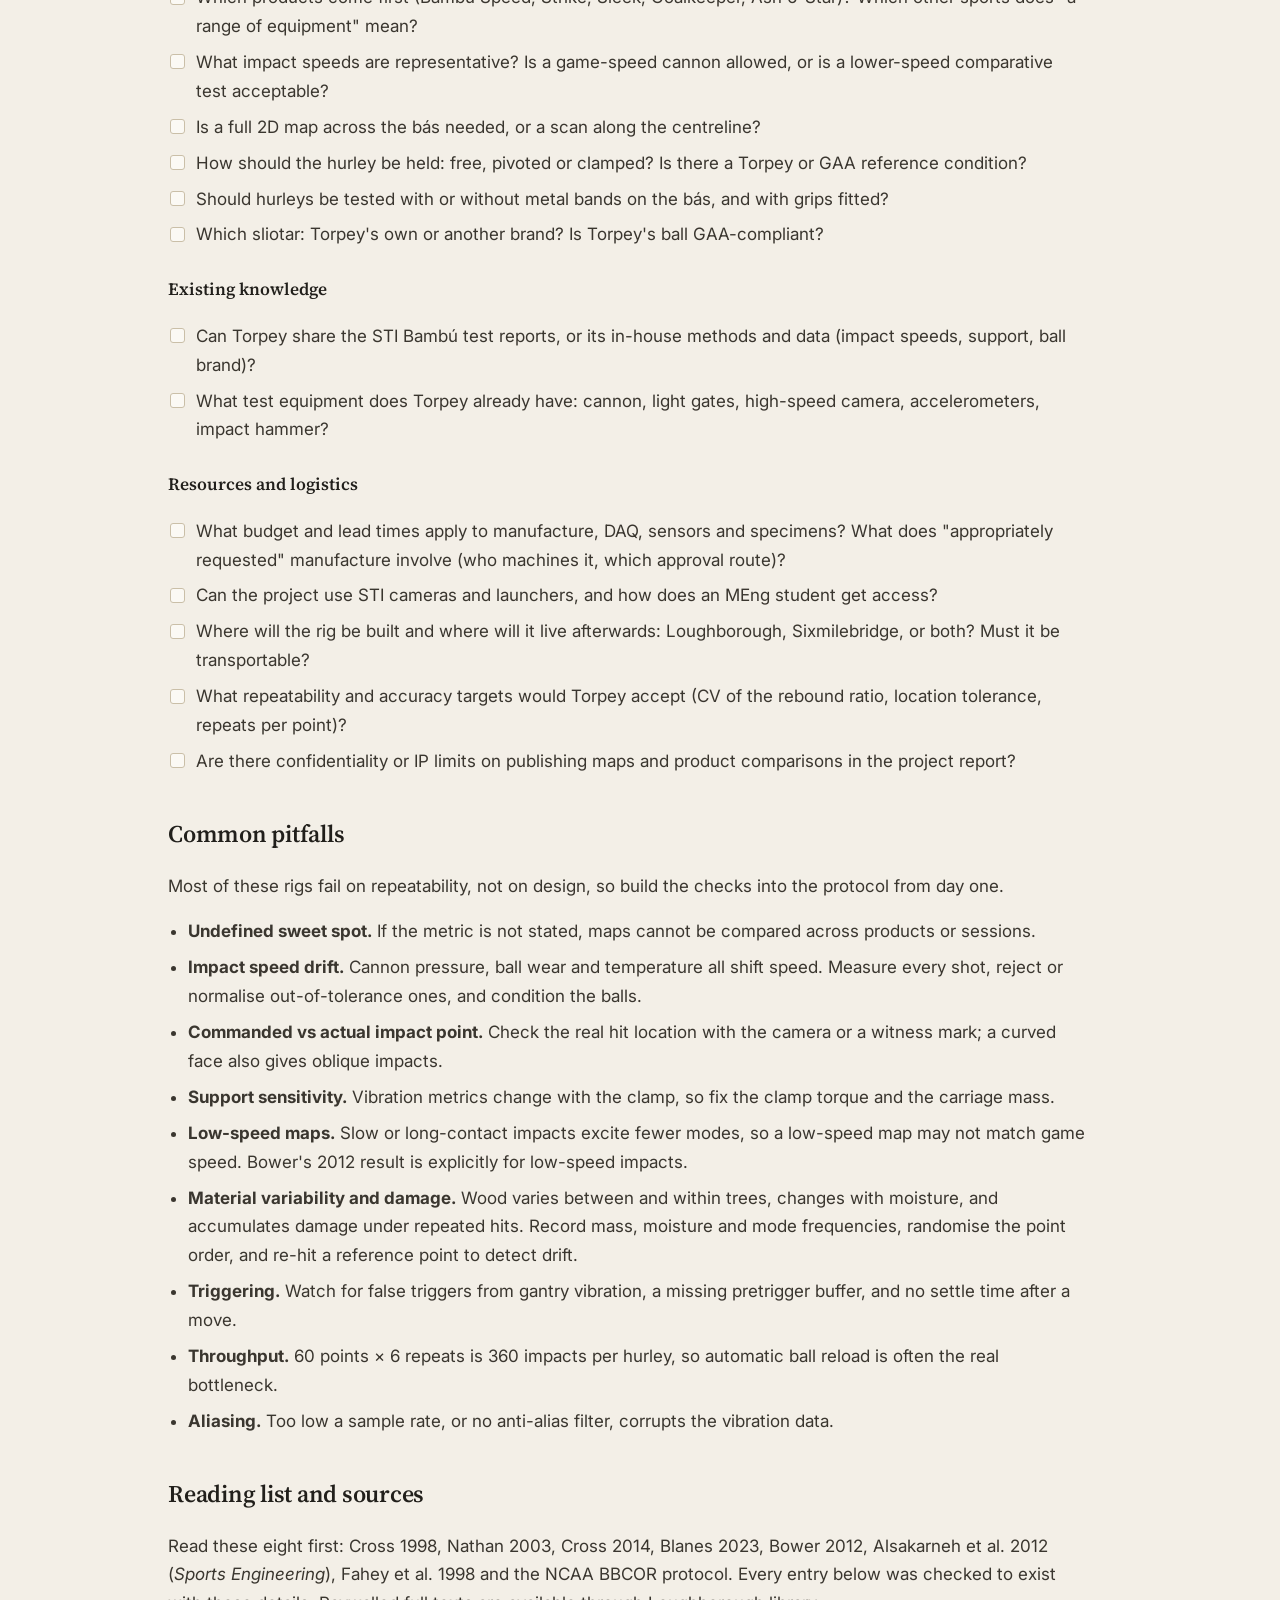
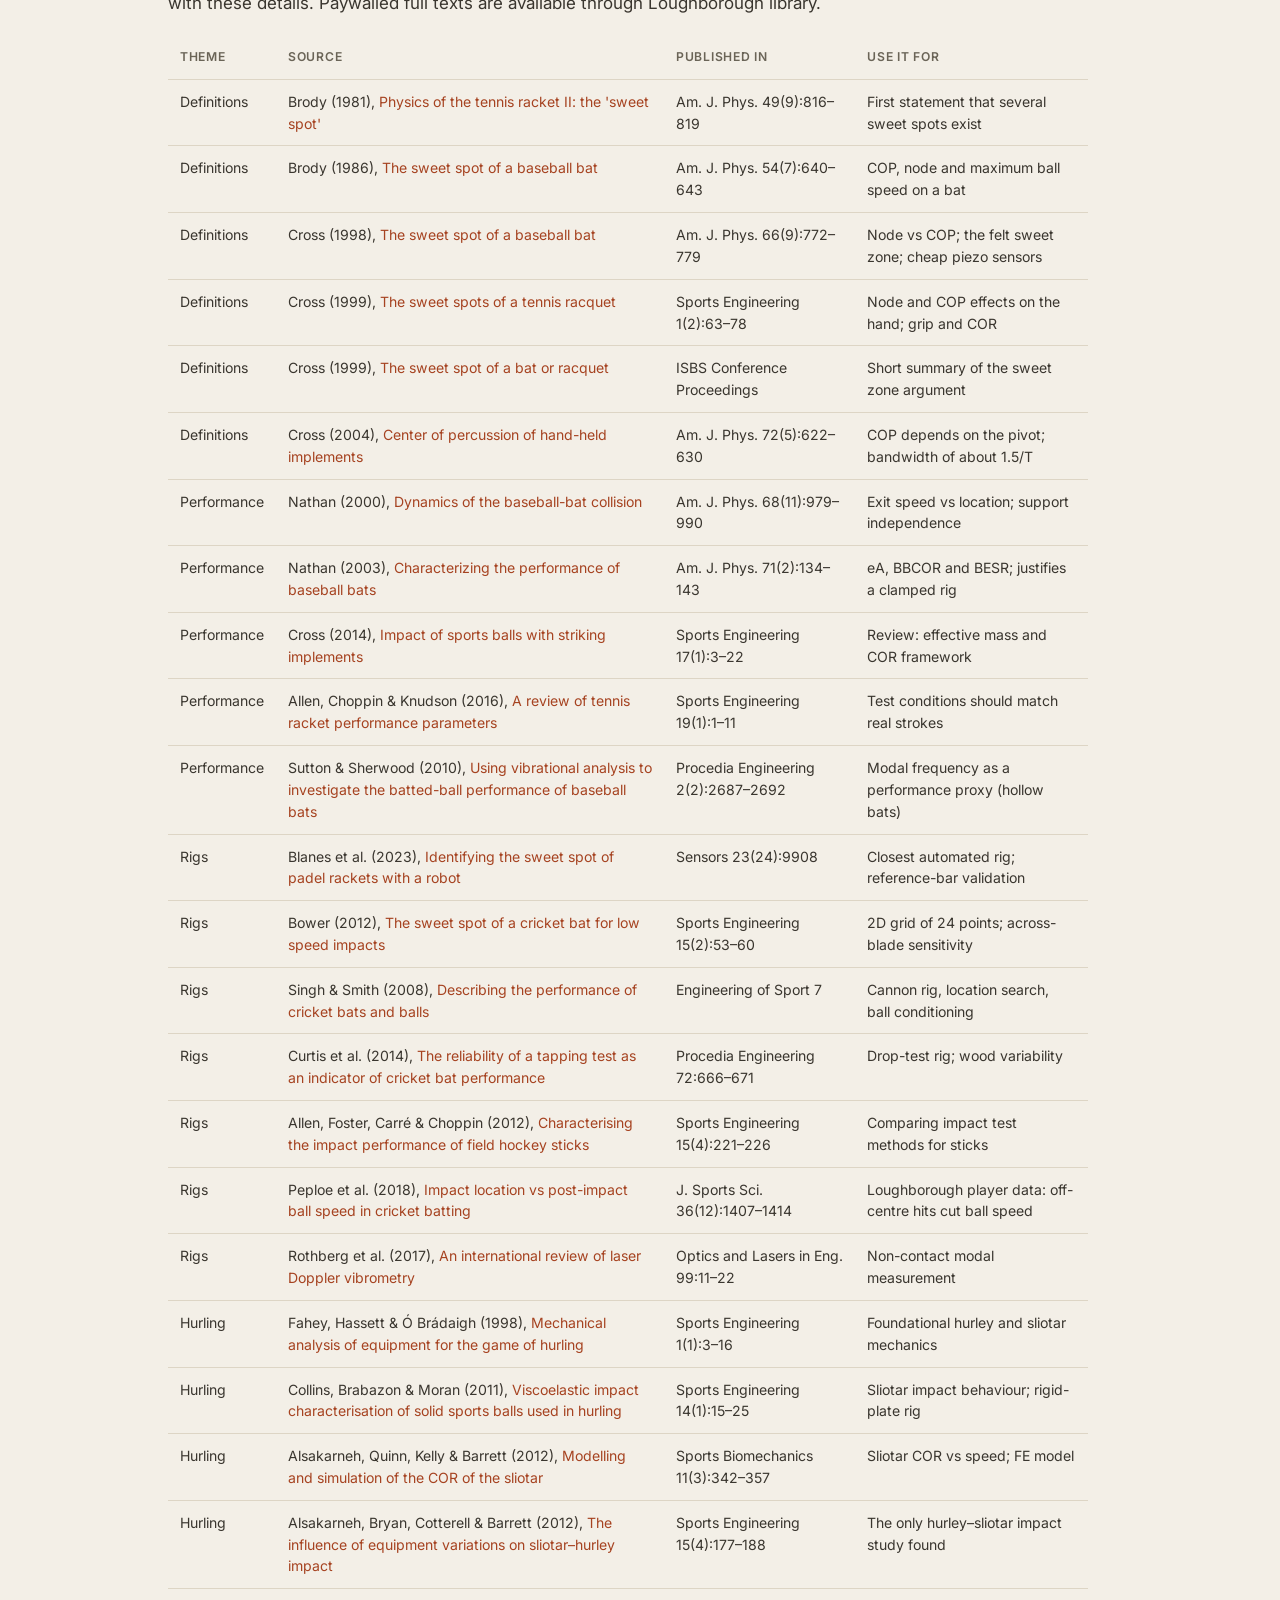
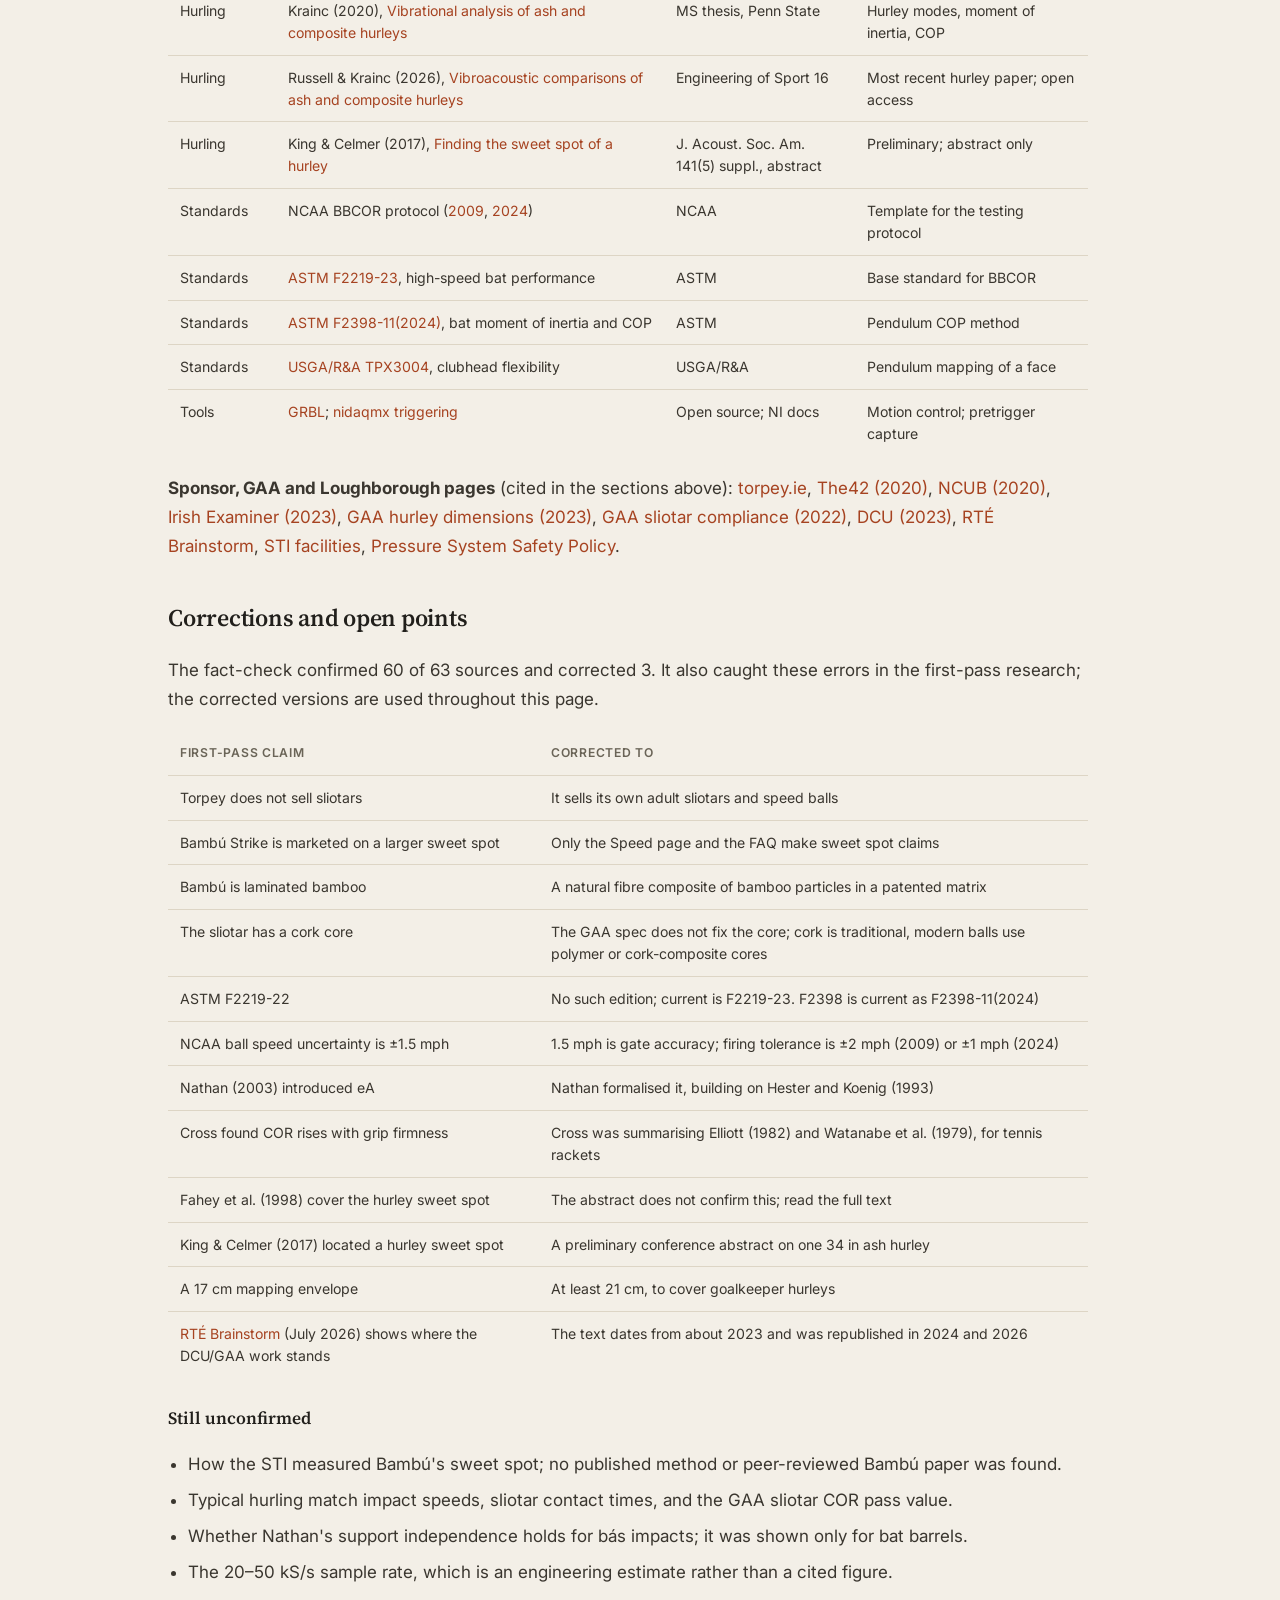
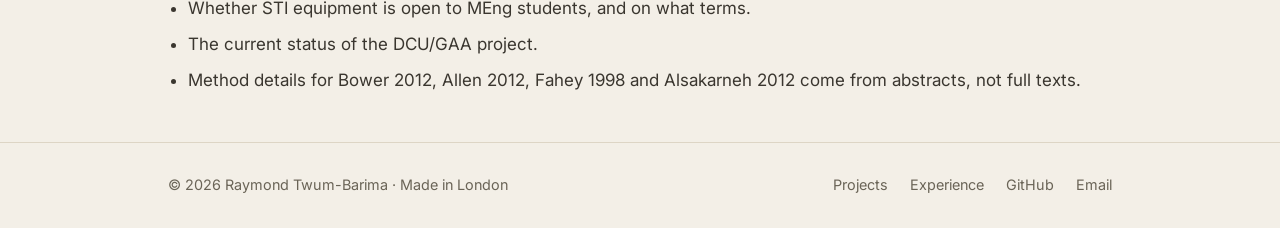
<file: torpey-sweet-spot.html>
<!DOCTYPE html>
<html lang="en">
<head>
<meta charset="UTF-8">
<meta name="viewport" content="width=device-width, initial-scale=1.0">
<title>Sweet spot mapping rig: research pack — Raymond Twum-Barima</title>
<meta name="description" content="Kickoff research for an automated sweet spot mapping rig for sports equipment (Torpey-sponsored): sweet spot definitions, test standards, rig options and first steps.">
<meta name="robots" content="noindex, nofollow">
<link rel="preconnect" href="https://fonts.googleapis.com">
<link rel="preconnect" href="https://fonts.gstatic.com" crossorigin>
<link href="https://fonts.googleapis.com/css2?family=Inter:wght@400;500;600;700&family=Source+Serif+4:opsz,wght@8..60,400;8..60,500;8..60,600;8..60,700&display=swap" rel="stylesheet">
<link rel="icon" type="image/svg+xml" href="assets/favicon.svg">
<meta name="theme-color" content="#f3efe7">
<meta property="og:type" content="article">
<meta property="og:title" content="Sweet spot mapping rig: research pack">
<meta property="og:description" content="Kickoff research for an automated sweet spot mapping rig for sports equipment (Torpey-sponsored): sweet spot definitions, test standards, rig options and first steps.">
<meta property="og:url" content="https://twumbarimaraymond1-coder.github.io/torpey-sweet-spot.html">
<meta property="og:image" content="https://twumbarimaraymond1-coder.github.io/assets/og-card.png">
<meta property="og:image:width" content="1200">
<meta property="og:image:height" content="630">
<meta name="twitter:card" content="summary_large_image">
<link rel="stylesheet" href="assets/style.css">
<style>
  .content { max-width: 920px; }
  .content h3 { font-size: 1.08rem; margin: 26px 0 6px; }
  .toc { margin: 22px 0 0; padding: 16px 20px; background: var(--card); border: 1px solid var(--line); border-radius: var(--radius); font-size: .92rem; }
  .toc b { font-family: var(--sans); font-size: .74rem; letter-spacing: .08em; text-transform: uppercase; color: var(--muted); }
  .toc ol { margin: 8px 0 0; padding-left: 20px; columns: 2; column-gap: 32px; }
  .toc li { margin: 3px 0; break-inside: avoid; }
  .table-scroll { overflow-x: auto; -webkit-overflow-scrolling: touch; margin: 18px 0; }
  .table-scroll table.data { margin: 0; min-width: 560px; }
  table.data td, table.data th { vertical-align: top; }
  table.data td { font-size: .88rem; line-height: 1.55; }
  ul.checks { list-style: none; padding-left: 0; }
  ul.checks li { position: relative; padding-left: 28px; }
  ul.checks li::before { content: ""; position: absolute; left: 2px; top: .38em; width: 13px; height: 13px; border: 1.5px solid var(--line-2); border-radius: 3px; background: var(--card); }
  .formula { font-family: var(--serif); font-size: 1.25rem; margin: 6px 0 14px 20px; display: flex; align-items: center; gap: .35em; }
  .frac { display: inline-flex; flex-direction: column; text-align: center; vertical-align: middle; }
  .frac > span:first-child { border-bottom: 1.5px solid var(--text); padding: 0 .3em; }
  .frac > span:last-child { padding: 0 .3em; }
  figure.diagram { margin: 26px 0; }
  .diagram-scroll { overflow-x: auto; background: var(--card); border: 1px solid var(--line); border-radius: var(--radius); padding: 10px 6px; }
  .diagram-scroll svg { display: block; width: 100%; min-width: 640px; height: auto; }
  @media (max-width: 560px) { .toc ol { columns: 1; } }
</style>
</head>
<body>
<a class="skip" href="#main">Skip to content</a>

<nav class="nav">
  <div class="nav-inner">
    <a class="brand" href="index.html">Raymond <span>Twum-Barima</span></a>
    <div class="nav-links">
      <a href="index.html">Home</a>
      <a href="about.html">About</a>
      <a href="projects.html">Projects</a>
      <a href="experience.html">Experience</a>
      <a href="index.html#contact">Contact</a>
    </div>
  </div>
</nav>

<main id="main">
<header class="proj-head wrap">
  <div class="tag">Sponsored project · Research notes</div>
  <h1>Automated sweet spot mapping rig: research pack</h1>
  <div class="meta">
    <span><b>Sponsor:</b> Torpey</span>
    <span><b>Prepared:</b> 3 October 2026</span>
    <span><b>By:</b> Raymond Twum-Barima</span>
  </div>
</header>

<section class="wrap">
  <div class="content">
    <nav class="toc" aria-label="Contents"><b>Contents</b><ol><li><a href="#the-brief">The brief</a></li><li><a href="#sponsor-and-sport-context">Sponsor and sport context</a></li><li><a href="#defining-the-sweet-spot">Defining the sweet spot</a></li><li><a href="#measurement-methods-standards-and-precedents">Measurement methods, standards and precedents</a></li><li><a href="#rig-architecture-options">Rig architecture options</a></li><li><a href="#loughborough-resources-and-safety-approvals">Loughborough resources and safety approvals</a></li><li><a href="#getting-started-the-first-six-weeks">Getting started: the first six weeks</a></li><li><a href="#questions-for-torpey-and-supervisors">Questions for Torpey and supervisors</a></li><li><a href="#common-pitfalls">Common pitfalls</a></li><li><a href="#reading-list-and-sources">Reading list and sources</a></li><li><a href="#corrections-and-open-points">Corrections and open points</a></li></ol></nav>
<h2 id="the-brief">The brief</h2>
<p>Torpey wants an automated lab rig that produces repeatable sweet spot maps of sports equipment, plus a validated protocol to keep using it. The industrial supervisor is Dr Lauren Holmes. The brief says the system should be adaptable to a range of equipment, but the first target is almost certainly the hurley bás (next section).</p>
<p>The four objectives map onto four subsystems:</p>
<div class="table-scroll"><table class="data"><thead><tr><th>Objective</th><th>What the brief asks</th><th>Subsystem</th></tr></thead><tbody><tr><td>OB1</td><td>A repeatable impact delivery mechanism for lab testing</td><td>Impactor</td></tr><tr><td>OB2</td><td>Automated positioning across many impact locations, in a standardised way</td><td>XY stage and motion controller</td></tr><tr><td>OB3</td><td>Instrumentation and DAQ that quantify impact response as performance metrics</td><td>Sensors and data acquisition</td></tr><tr><td>OB4</td><td>Software that automates testing, draws the maps and validates repeatability and accuracy</td><td>Python control and analysis</td></tr></tbody></table></div>
<p>Deliverables are the rig, the DAQ and analysis code, maps for selected products, a validation report and a testing protocol for future use. Torpey provides the equipment to test, its existing testing knowledge, and resources for manufacture "if appropriately requested".</p>
<h2 id="sponsor-and-sport-context">Sponsor and sport context</h2>
<p>Torpey makes hurleys, so the first maps will almost certainly be of the bás. The bás is wide and flat, so the rig needs a genuine 2D map rather than the single line used on a bat.</p>
<ul><li><b>Company.</b> A family firm in Sixmilebridge, Co. Clare, founded in 1981 (<a href="https://torpey.ie/pages/about-torpey" target="_blank" rel="noopener">About Torpey</a>, <a href="https://www.the42.ie/torpey-hurleys-bambu-bamboo-hurl-5143899-Jul2020/" target="_blank" rel="noopener">The42, 2020</a>). Seán Torpey is Managing Director, and the company won Best Sports Business at the Irish Sport Industry Awards in May 2026 (<a href="https://www.clareecho.ie/torpey-leads-the-way-with-best-sports-business-award/" target="_blank" rel="noopener">Clare Echo</a>). It plans to expand into other sports markets in Q3/Q4 2026 (<a href="https://sportforbusiness.com/federation-of-irish-sport-industry-awards-best-sports-business-2026/" target="_blank" rel="noopener">Sport for Business</a>), which may explain the "range of equipment" wording.</li><li><b>Products.</b> The range includes <a href="https://torpey.ie/collections/hurleys" target="_blank" rel="noopener">Bambú hurleys</a> (Speed, Strike, Sleek, Goalkeeper, Kids/Youth), Ash 6-Star hurleys, a hurling glove, grips and sliotars. Bambú is a natural fibre composite of bamboo particles in a patented matrix, not a laminate (<a href="https://torpey.ie/pages/faqs" target="_blank" rel="noopener">FAQs</a>). <a href="https://torpey.ie/products/bambu-speed" target="_blank" rel="noopener">Bambú Speed</a> at 32–34 in comes in Light 550 g, Medium 585 g and Heavy 620 g; shorter sizes are lighter.</li><li><b>Sweet spot claims.</b> Bambú Speed is sold on a "refined sweet spot", and the FAQ says scientific testing showed an increased sweet spot. The rig could put numbers behind those claims. The <a href="https://torpey.ie/products/bambu-strike" target="_blank" rel="noopener">Strike</a> page makes no sweet spot claim.</li><li><b>Loughborough link.</b> Loughborough's Sports Technology Institute (STI) was the testing site for Bambú: it fired balls at the stick, ran stick-on-stick impacts and benchmarked against ash (<a href="https://www.ncub.co.uk/insight/loughborough-university-partners-with-torpey-on-the-hurley-of-the-future/" target="_blank" rel="noopener">NCUB, 2020</a>). The Irish patent was granted in July 2022 (<a href="https://www.irishexaminer.com/sport/gaa/arid-41186629.html" target="_blank" rel="noopener">Irish Examiner, 2023</a>). No published method shows how the sweet spot was measured, so ask Torpey for the STI reports.</li><li><b>Parallel work.</b> DCU and the GAA advertised a PhD in 2023 to build hurley and sliotar test systems, including a robot arm that mimics the swing (<a href="https://www.dcu.ie/engineeringandcomputing/news/2023/jul/dcu-and-gaa-seek-phd-candidate-revolutionary-hurley-and" target="_blank" rel="noopener">DCU, 2023</a>). Position this project as spatial mapping across the bás, and check for 2024–26 outputs before describing where that work stands.</li></ul>
<p>Four things make a hurley harder to map than a baseball bat:</p>
<div class="table-scroll"><table class="data"><thead><tr><th>Factor</th><th>What is different about hurling</th><th>What it means for the rig</th></tr></thead><tbody><tr><td>Face geometry</td><td>The bás is flat and wide: GAA maximum 17 cm for senior, 21 cm for goalkeeper (<a href="https://www.gaa.ie/hurling/news/hurley-dimensions-approved-by-central-council" target="_blank" rel="noopener">GAA, 2023</a>)</td><td>A 2D grid across at least 21 cm; off-centre hits will twist the bás as well as bend it</td></tr><tr><td>Material</td><td>Ash varies naturally (Torpey FAQ); Bambú is marketed as identical every time</td><td>Use Bambú to prove the rig repeats; use several ash hurleys to measure natural variability</td></tr><tr><td>Ball</td><td>The 2022 sliotar spec is 110–116 g, 69–72 mm, with a raised rim and a COR test (<a href="https://www.gaa.ie/news/16-sliotar-suppliers-now-compliant-with-official-gaa-specifications" target="_blank" rel="noopener">GAA, 2022</a>). Ball brand changed impact force by up to 27% (<a href="https://doi.org/10.1007/s12283-012-0098-3" target="_blank" rel="noopener">Alsakarneh et al., 2012</a>)</td><td>Fix one brand and batch, condition the balls, control rim orientation, and check ball COR against a rigid plate periodically</td></tr><tr><td>Grip and support</td><td>Krainc (2020) pivoted hurleys 18 cm from the handle end; Fahey et al. (1998) define a pivot for a hand-held hurley</td><td>Choose free, pivoted or clamped deliberately, justify it from the literature, and keep it fixed for every product</td></tr></tbody></table></div>
<h2 id="defining-the-sweet-spot">Defining the sweet spot</h2>
<p>There is no single sweet spot, and the definition picked decides the hardware, so agree it with Torpey before concept generation. <a href="https://doi.org/10.1119/1.12399" target="_blank" rel="noopener">Brody (1981)</a> set out several definitions for tennis rackets. <a href="https://doi.org/10.1119/1.14854" target="_blank" rel="noopener">Brody (1986)</a> analysed three for bats, and <a href="https://baseball.physics.illinois.edu/CrossSweetSpotBat.pdf" target="_blank" rel="noopener">Cross (1998)</a> showed they sit in different places.</p>
<div class="table-scroll"><table class="data"><thead><tr><th>Definition</th><th>What it means</th><th>Key sources</th><th>How it is measured</th><th>Sensitive to how the implement is held?</th></tr></thead><tbody><tr><td>Maximum rebound (COR, ACOR, eA)</td><td>The point giving the fastest ball exit speed relative to inbound speed</td><td>Brody 1986; <a href="https://baseball.physics.illinois.edu/AJP-Nov2000.pdf" target="_blank" rel="noopener">Nathan 2000</a>, <a href="https://baseball.physics.illinois.edu/AJP-Feb2003.pdf" target="_blank" rel="noopener">2003</a>; <a href="https://doi.org/10.1007/s12283-013-0132-0" target="_blank" rel="noopener">Cross 2014</a></td><td>Ball cannon or launcher, plus light gates, a high-speed camera or radar</td><td>Little, for bat barrel impacts; untested on a wide bás</td></tr><tr><td>Vibration node</td><td>An impact at the node of the first bending mode does not excite that mode, so there is least sting</td><td>Cross 1998; <a href="https://www.acs.psu.edu/drussell/bats/bend-sweet.html" target="_blank" rel="noopener">Russell</a></td><td>Roving impact hammer plus accelerometer (experimental modal analysis), free-free support</td><td>Yes: mode shapes depend on the support</td></tr><tr><td>Centre of percussion (COP)</td><td>The impact point giving zero reaction impulse at a chosen pivot</td><td>Brody 1986; <a href="https://www.physics.usyd.edu.au/~cross/PUBLICATIONS/26.%20COPHandHeld.PDF" target="_blank" rel="noopener">Cross 2004</a>; <a href="https://store.astm.org/f2398-11r24.html" target="_blank" rel="noopener">ASTM F2398</a></td><td>Swing the implement as a pendulum on a pivot to get its moment of inertia and COP</td><td>Defined by the pivot, so not a fixed property</td></tr><tr><td>Minimum handle vibration</td><td>The impact point that minimises vibration energy at the handle</td><td><a href="https://pmc.ncbi.nlm.nih.gov/articles/PMC10747547/" target="_blank" rel="noopener">Blanes et al. 2023</a></td><td>Repeatable striker plus handle accelerometer</td><td>Yes</td></tr></tbody></table></div>
<ul><li><b>The felt sweet spot is a zone.</b> Cross (1998) found it is a narrow zone between the node and the COP, where the least energy reaches the handle. With a hand-held implement the rotation axis passes through the hand, so the node usually feels best (Cross 2004).</li><li><b>Collision efficiency.</b> Nathan (2003) formalised the model-independent collision efficiency eA, building on Hester and Koenig (1993). Here e is the COR and r is the ball mass divided by the implement's effective mass at the impact point:</li></ul>
<div class="formula" role="math" aria-label="e sub A equals e minus r, over 1 plus r"><span><i>e</i><sub>A</sub></span><span>=</span><span class="frac"><span><i>e</i> &minus; <i>r</i></span><span>1 + <i>r</i></span></span></div>
<ul><li><b>Support matters less for rebound.</b> For bat barrel impacts, eA and exit speed barely depend on how the handle is held, because the ball leaves before the bending wave returns from the handle (Nathan 2000, 2003). That justifies a clamped or pivoted rig for a rebound map, but check it on the bás.</li><li><b>Impact speed matters.</b> At game speeds, exit speed falls sharply away from a small region (Nathan 2000), and the best point moves with speed. <a href="https://shura.shu.ac.uk/10215/" target="_blank" rel="noopener">Allen, Choppin and Knudson</a> recommend test conditions that match real strokes, so a low-speed map may rank products differently from a game-speed one.</li></ul>
<p>A sensible default is to make rebound (ACOR) the main performance metric and record handle acceleration on every impact. One rig then gives both a performance map and a feel map, with modal analysis and COP as reference measurements that explain them.</p>
<h2 id="measurement-methods-standards-and-precedents">Measurement methods, standards and precedents</h2>
<p>No published rig found here makes an automated 2D map of a flat face with a real ball. The closest are a robot padel rig (one line, vibration) and a manual cricket bat grid (2D, rebound).</p>
<div class="table-scroll"><table class="data"><thead><tr><th>Precedent</th><th>Implement</th><th>How it worked</th><th>What to borrow</th></tr></thead><tbody><tr><td><a href="https://pmc.ncbi.nlm.nih.gov/articles/PMC10747547/" target="_blank" rel="noopener">Blanes et al. 2023</a>, <i>Sensors</i></td><td>Padel rackets (225 tested)</td><td>A Stäubli TX60 robot moved a pneumatic striker (4 bar) to 90 points along the centreline, 40–220 mm from the top, three runs each. ADXL278 accelerometer and gyro, NI USB-6210 at 30 kHz with a 1.5 kHz low-pass filter, handle clamped at 2 Nm. The sweet spot was the point of minimum vibration energy</td><td>The automation loop, clamp torque written into the spec, and validation against a beech reference bar</td></tr><tr><td><a href="https://doi.org/10.1007/s12283-012-0087-6" target="_blank" rel="noopener">Bower 2012</a>, <i>Sports Engineering</i></td><td>Cricket bat</td><td>Bat swung as a pendulum into a hanging ball at 24 positions (6 along, 4 across); radar speeds gave ACOR</td><td>Precedent for a 2D grid: impacts within 1 cm of the midline gave higher ACOR than those 2–3 cm off</td></tr><tr><td><a href="https://ssl.wsu.edu/documents/2015/10/describing-the-performance-of-cricket-bats-and-balls.pdf/" target="_blank" rel="noopener">Singh &amp; Smith 2008</a>, Engineering of Sport 7</td><td>Cricket bats and balls</td><td>Air cannon, light gates and a pivoted bat free to recoil. Six impacts per location, stepped until peak ball speed was found within 0.5 in</td><td>The search strategy, and ball conditioning at 72 ± 2 °F and 50 ± 5% RH</td></tr><tr><td><a href="https://shura.shu.ac.uk/8350/1/Curtis_D_Procedia_Engineering_72_paper.pdf" target="_blank" rel="noopener">Curtis et al. 2014</a>, <i>Procedia Engineering</i></td><td>Cricket bats</td><td>Ball dropped 2.61 m onto a bat on elastic supports, filmed at 1000 fps</td><td>The simplest repeatable impact; also found players' tap tests unreliable</td></tr><tr><td><a href="https://doi.org/10.1007/s12283-012-0098-3" target="_blank" rel="noopener">Alsakarneh et al. 2012</a>, <i>Sports Engineering</i></td><td>Hurleys and sliotars</td><td>Air cannon and 12,500 fps camera; 32 impacts varying brand, location and speed</td><td>The only hurley–sliotar impact study found; ball brand dominated impact force</td></tr><tr><td><a href="https://doi.org/10.1007/s12283-011-0067-2" target="_blank" rel="noopener">Collins et al. 2011</a>, <i>Sports Engineering</i></td><td>Sliotars</td><td>Pneumatic rig firing sliotars at a rigid plate, 5–38 m/s</td><td>A method for checking ball COR between test sessions</td></tr><tr><td><a href="https://etda.libraries.psu.edu/catalog/17712kuk642" target="_blank" rel="noopener">Krainc 2020</a>; <a href="https://rex.libraries.wsu.edu/esploro/outputs/conferenceProceeding/99901375392001842" target="_blank" rel="noopener">Russell &amp; Krainc 2026</a></td><td>Ten ash, composite and plastic hurleys</td><td>Modal analysis, moment of inertia and COP about a pivot 18 cm from the handle end</td><td>Reference mode frequencies and a pivot convention for hurleys</td></tr></tbody></table></div>
<h3>Standards to build the protocol on</h3>
<ul><li><b>NCAA BBCOR protocol</b> (<a href="http://fs.ncaa.org/Docs/rules/baseball/bats/NCAA%20BBCOR%20Protocol%20FINAL%205%2009.pdf" target="_blank" rel="noopener">2009</a>, <a href="https://ncaaorg.s3.amazonaws.com/championships/sports/baseball/rules/PRMBA_BBCORProtocol.pdf" target="_blank" rel="noopener">2024</a>), based on <a href="https://store.astm.org/f2219-23.html" target="_blank" rel="noopener">ASTM F2219-23</a>. It uses an air cannon, a light-trap speed gate accurate to 1.5 mph, and a bat on a pivot. Inbound speed is 136 mph, within ±2 mph (2009) or ±1 mph (2024). Each location is the average of 6 valid impacts, stepped in ½ in increments to the peak, and a calibrated reference bat checks the rig over time. This is the best template for the project's testing protocol.</li><li><b>ASTM F2398-11(2024)</b> measures a bat's moment of inertia and COP by swinging it on a pivot.</li><li><b>USGA/R&amp;A <a href="https://www.usga.org/content/dam/usga/pdf/Equipment/TPX3004-procedure-for-measuring-the-flexibility-of-a-golf-clubhead.pdf" target="_blank" rel="noopener">TPX3004</a></b> is a pendulum contact-time test at several points on a golf clubface, a precedent for mapping a face.</li></ul>
<p><b>Other hurling sources.</b> <a href="https://doi.org/10.1046/j.1460-2687.1998.00006.x" target="_blank" rel="noopener">Fahey et al. 1998</a> covers ash hurley properties, sliotar test proposals and a hand-held pivot point; read the full text before saying it covers the sweet spot. <a href="https://doi.org/10.1080/14763141.2011.653690" target="_blank" rel="noopener">Alsakarneh, Quinn et al. 2012</a> models sliotar COR. <a href="https://pubs.aip.org/asa/jasa/article/141/5_Supplement/3978/710251/Hitting-the-ball-on-the-meat-Finding-the-sweet" target="_blank" rel="noopener">King &amp; Celmer 2017</a> is a conference abstract: a preliminary attempt to define the sweet spot of one 34 in ash hurley.</p>
<p>Scanning laser Doppler vibrometry gives non-contact modal maps with no added sensor mass (<a href="https://research-information.bris.ac.uk/en/publications/4a8a2af4-08a6-46bc-a667-653bf725cf8c" target="_blank" rel="noopener">Rothberg et al. 2017 review</a>).</p>
<h2 id="rig-architecture-options">Rig architecture options</h2>
<p>The usual front-runner is a fixed, calibrated impactor with the implement moved under it on an XY stage. Motion and fast data capture run on separate hardware, and one Python script drives both.</p>
<figure class="diagram"><div class="diagram-scroll"><svg viewBox="0 0 760 440" role="img" aria-label="Rig architecture: one script drives motion, firing and capture at every grid point" font-family="Inter, -apple-system, 'Segoe UI', Roboto, Helvetica, Arial, sans-serif" xmlns="http://www.w3.org/2000/svg"><defs><marker id="rig-arrow" viewBox="0 0 10 10" refX="9" refY="5" markerWidth="6" markerHeight="6" orient="auto-start-reverse"><path d="M0 0L10 5L0 10z" fill="#8f8676"/></marker></defs><text x="28" y="32" font-size="15" font-weight="600" fill="#211f1b" text-anchor="start">One script drives motion, firing and capture at every grid point</text><g fill="none" stroke="#8f8676" stroke-width="1.25"><path d="M128 128V200" marker-end="url(#rig-arrow)"/><path d="M376 128V200" marker-end="url(#rig-arrow)"/><path d="M536 200V128" marker-end="url(#rig-arrow)"/><path d="M548 92H576" marker-end="url(#rig-arrow)"/><path d="M128 272V344" marker-end="url(#rig-arrow)"/><path d="M376 272V344" marker-end="url(#rig-arrow)"/><path d="M228 380H276" marker-end="url(#rig-arrow)"/><path d="M476 380H524" marker-end="url(#rig-arrow)"/><path d="M624 344V272" marker-end="url(#rig-arrow)"/></g><rect x="28" y="56" width="520" height="72" rx="8" fill="#fbf9f4" fill-opacity="1" stroke="#8f8676" stroke-width="1.25"/><text x="44" y="80" font-size="13" font-weight="600" fill="#211f1b" text-anchor="start">Python test script (PC)</text><text x="44" y="96" font-size="11.5" font-weight="400" fill="#6a6457" text-anchor="start">Loops over every grid point:</text><text x="44" y="112" font-size="11.5" font-weight="400" fill="#6a6457" text-anchor="start">move, settle, arm DAQ, fire, capture, save, check</text><rect x="576" y="56" width="148" height="72" rx="8" fill="#fbf9f4" fill-opacity="1" stroke="#8f8676" stroke-width="1.25"/><text x="592" y="80" font-size="13" font-weight="600" fill="#211f1b" text-anchor="start">Sweet spot maps</text><text x="592" y="96" font-size="11.5" font-weight="400" fill="#6a6457" text-anchor="start">ACOR and vibration</text><text x="592" y="112" font-size="11.5" font-weight="400" fill="#6a6457" text-anchor="start">per grid point</text><rect x="28" y="200" width="200" height="72" rx="8" fill="#fbf9f4" fill-opacity="1" stroke="#8f8676" stroke-width="1.25"/><text x="44" y="224" font-size="13" font-weight="600" fill="#211f1b" text-anchor="start">Motion controller</text><text x="44" y="240" font-size="11.5" font-weight="400" fill="#6a6457" text-anchor="start">Arduino running GRBL</text><text x="44" y="256" font-size="11.5" font-weight="400" fill="#6a6457" text-anchor="start">plus stepper drivers</text><rect x="276" y="200" width="200" height="72" rx="8" fill="#fbf9f4" fill-opacity="1" stroke="#8f8676" stroke-width="1.25"/><text x="292" y="224" font-size="13" font-weight="600" fill="#211f1b" text-anchor="start">Impactor (OB1)</text><text x="292" y="240" font-size="11.5" font-weight="400" fill="#6a6457" text-anchor="start">Cannon, striker or pendulum</text><text x="292" y="256" font-size="11.5" font-weight="400" fill="#6a6457" text-anchor="start">fixed and calibrated</text><rect x="524" y="200" width="200" height="72" rx="8" fill="#fbf9f4" fill-opacity="1" stroke="#8f8676" stroke-width="1.25"/><text x="540" y="224" font-size="13" font-weight="600" fill="#211f1b" text-anchor="start">Data acquisition</text><text x="540" y="240" font-size="11.5" font-weight="400" fill="#6a6457" text-anchor="start">NI DAQ with pretrigger</text><text x="540" y="256" font-size="11.5" font-weight="400" fill="#6a6457" text-anchor="start">capture on each impact</text><rect x="28" y="344" width="200" height="72" rx="8" fill="#fbf9f4" fill-opacity="1" stroke="#8f8676" stroke-width="1.25"/><text x="44" y="368" font-size="13" font-weight="600" fill="#211f1b" text-anchor="start">XY stage (OB2)</text><text x="44" y="384" font-size="11.5" font-weight="400" fill="#6a6457" text-anchor="start">Belt or screw axes</text><text x="44" y="400" font-size="11.5" font-weight="400" fill="#6a6457" text-anchor="start">moves hurley to each point</text><rect x="276" y="344" width="200" height="72" rx="8" fill="#a64321" fill-opacity="0.1" stroke="#a64321" stroke-width="2"/><text x="292" y="368" font-size="13" font-weight="600" fill="#211f1b" text-anchor="start">Hurley on its support</text><text x="292" y="384" font-size="11.5" font-weight="400" fill="#211f1b" text-anchor="start">Pivot, clamp or elastic</text><text x="292" y="400" font-size="11.5" font-weight="400" fill="#211f1b" text-anchor="start">hit at one grid point</text><rect x="524" y="344" width="200" height="72" rx="8" fill="#fbf9f4" fill-opacity="1" stroke="#8f8676" stroke-width="1.25"/><text x="540" y="368" font-size="13" font-weight="600" fill="#211f1b" text-anchor="start">Sensors (OB3)</text><text x="540" y="384" font-size="11.5" font-weight="400" fill="#6a6457" text-anchor="start">Light gates or camera</text><text x="540" y="400" font-size="11.5" font-weight="400" fill="#6a6457" text-anchor="start">handle accelerometers</text><text x="136" y="168" font-size="11.5" font-weight="400" fill="#6a6457" text-anchor="start">G-code over USB</text><text x="384" y="168" font-size="11.5" font-weight="400" fill="#6a6457" text-anchor="start">fire command</text><text x="544" y="168" font-size="11.5" font-weight="400" fill="#6a6457" text-anchor="start">captured data</text><text x="136" y="312" font-size="11.5" font-weight="400" fill="#6a6457" text-anchor="start">step pulses</text><text x="384" y="312" font-size="11.5" font-weight="400" fill="#6a6457" text-anchor="start">ball or striker</text><text x="632" y="312" font-size="11.5" font-weight="400" fill="#6a6457" text-anchor="start">signals</text></svg></div><figcaption>Rig architecture: eight parts, one control loop.</figcaption></figure>
<p>The hurley rides on the stage, so the impactor and speed sensors never move and stay calibrated. Each arrow is one step of the per-point loop the script runs (OB4).</p>
<h3>Impact delivery (OB1)</h3>
<div class="table-scroll"><table class="data"><thead><tr><th>Option</th><th>Strengths</th><th>Weaknesses</th><th>Precedent</th></tr></thead><tbody><tr><td>Air cannon or ball launcher</td><td>Real ball at game-like speed; basis of BBCOR and the hurling study</td><td>Shot-to-shot speed and aim scatter, ball wear; needs an enclosure and pressure-system approval</td><td>NCAA BBCOR; Alsakarneh 2012</td></tr><tr><td>Pneumatic, solenoid or linear striker</td><td>Compact, can ride on the stage, very accurate location</td><td>Not a real ball, so contact time and excited modes differ from play; limited speed</td><td>Blanes 2023</td></tr><tr><td>Pendulum</td><td>Cheap; speed set by drop height; no pressure-system paperwork</td><td>Low speed, a large swept danger zone, rebound awkward to measure</td><td>Bower 2012</td></tr><tr><td>Drop tower</td><td>Simplest; very repeatable speed</td><td>About 7 m/s from 2.61 m; an automatic ball reload must be designed</td><td>Curtis 2014</td></tr></tbody></table></div>
<h3>Positioning (OB2)</h3>
<ul><li><b>Move the implement, not the impactor.</b> This keeps the launcher and speed sensors aligned and calibrated. The catch is that the carriage becomes part of the boundary condition, so mount the hurley through a defined pivot or elastic support.</li><li><b>Drives.</b> Belts (e.g. GT2) are fast, cheap and suit long travel, but are less stiff. Lead or ball screws are precise and hold position unpowered, but are slower.</li><li><b>Curved faces.</b> A curved bás may need a Z or tilt axis to keep impacts normal to the surface.</li><li><b>Controller.</b> <a href="https://github.com/gnea/grbl" target="_blank" rel="noopener">GRBL</a> is open-source G-code firmware for an Arduino Uno or Nano, with step pulses up to 30 kHz, driven from Python over USB. Fit homing limit switches so every run starts from a known zero.</li></ul>
<h3>Boundary condition</h3>
<ul><li><b>Free-free on elastic</b> is the most repeatable and the standard for modal testing; Curtis et al. argue it is closer to hand-held play than rigid clamping.</li><li><b>Pivot or handle clamp:</b> BBCOR uses vee clamps with compliant grip material and the knob 6 in from the pivot; Blanes clamped at 2 Nm. Write the clamp torque into the spec.</li><li><b>Simulated grip</b> is the most realistic but the least repeatable. Rebound maps are fairly insensitive to support; vibration maps are not.</li></ul>
<h3>Instrumentation (OB3)</h3>
<div class="table-scroll"><table class="data"><thead><tr><th>Measurement</th><th>Sensor</th><th>Notes</th></tr></thead><tbody><tr><td>Inbound and rebound ball speed</td><td>Light gates</td><td>Cheap and precise, but need alignment; an off-axis rebound can miss them</td></tr><tr><td>Ball speed, impact location and angle</td><td>High-speed camera</td><td>Shows where the ball actually hit; tracking can be automated in Python</td></tr><tr><td>Ball speed</td><td>Radar</td><td>Simple but less precise</td></tr><tr><td>Handle vibration, sting, mode frequencies</td><td>Accelerometers on the handle</td><td>For scale, a 30 in wooden bat hung free-free had modes at 215, 670 and 1252 Hz (<a href="https://www.acs.psu.edu/drussell/bats/bend-sweet.html" target="_blank" rel="noopener">Russell</a>)</td></tr><tr><td>Frequency response and node lines</td><td>Instrumented impact hammer</td><td>Quick and cheap; a good pilot test</td></tr><tr><td>Peak force, impulse, contact time</td><td>Load cell behind a striker tip</td><td>Only with a striker impactor</td></tr><tr><td>Sound</td><td>Microphone</td><td>Cheap, but picks up room noise</td></tr></tbody></table></div>
<h3>DAQ and software (OB3–OB4)</h3>
<ul><li><b>Sequence.</b> One script loops: move, settle, arm the DAQ, fire, acquire, save, check, next point.</li><li><b>Sample rate.</b> Bat–ball contact lasts over 0.5 ms (Nathan 2003), and an impact of duration T excites modes up to about 1.5/T (Cross 2004). Roughly 20–50 kS/s per channel with anti-alias filtering is a working estimate, not a standard; Blanes used 30 kHz.</li><li><b>Triggering.</b> The <a href="https://nidaqmx-python.readthedocs.io/en/stable/task_triggering.html" target="_blank" rel="noopener">nidaqmx Python library</a> supports reference triggers with pretrigger samples, so a light gate or the accelerometer can start a capture without losing the event's start. Check whether a multiplexed DAQ quotes its rate per channel or shared.</li></ul>
<h2 id="loughborough-resources-and-safety-approvals">Loughborough resources and safety approvals</h2>
<p>The STI is part of the Wolfson School and already owns most of the expensive kit this rig needs, so borrowing could shrink OB1 a lot. Whether MEng students can use it, and on what terms, is not on the website, so ask.</p>
<ul><li><b><a href="https://www.lboro.ac.uk/schools/meme/research-and-innovation/research-groups/sports-technology-institute/" target="_blank" rel="noopener">Sports Technology Institute</a>.</b> A £15M facility with about 50 academics, researchers, technicians and PhD students (<a href="https://www.lboro.ac.uk/research/sti/about/" target="_blank" rel="noopener">About</a>). Its <a href="https://www.lboro.ac.uk/research/sti/about/facilities/" target="_blank" rel="noopener">facilities page</a> lists Photron SA1 and Fastcam high-speed cameras, ball launchers and cannons, and golf and kicking robots. It also lists Vicon and Coda motion capture, Kistler force plates, Instron machines, DataPhysics and M+P DAQ, and a machine shop.</li><li><b><a href="https://www.lboro.ac.uk/departments/meme/undergraduate/student-facilities/" target="_blank" rel="noopener">Wolfson School facilities</a>.</b> Machine tool and electronics workshops, undergraduate workshops with technician support, vibration analysis labs, and STEMLab for drop-in rapid prototyping.</li><li><b><a href="https://equipment.lboro.ac.uk/category/rapid-prototyping/26" target="_blank" rel="noopener">Equipment database</a>.</b> The full university catalogue shows after sign-in; use it to find cameras, sensors and DAQ to borrow.</li></ul>
<p><b>Safety approvals.</b> Start these early, especially for an air cannon:</p>
<ul><li>Loughborough's <a href="https://www.lboro.ac.uk/services/health-safety/documents/pressure-system-safety-policy/" target="_blank" rel="noopener">Pressure System Safety Policy</a> covers gas above 0.5 bar gauge. Every system needs a risk assessment approved by an authorised person, plus registration.</li><li>Above 250 bar·L (pressure × volume), a competent person must also draw up a Written Scheme of Examination. A reservoir of 10 L at 8 bar is 80 bar·L, which stays under that threshold.</li><li>Pendulum and projectile rigs need guarding, an enclosure (e.g. polycarbonate), interlocks and an e-stop, and the gantry adds pinch points.</li></ul>
<h2 id="getting-started-the-first-six-weeks">Getting started: the first six weeks</h2>
<p>The kickoff decisions gate everything else, so get them in week 1. The sweet spot metric picks the impactor and sensors, so concept work waits on it.</p>
<figure class="diagram"><div class="diagram-scroll"><svg viewBox="0 0 760 576" role="img" aria-label="Suggested first six weeks: settle the metric in week 1; everything else builds on it" font-family="Inter, -apple-system, 'Segoe UI', Roboto, Helvetica, Arial, sans-serif" xmlns="http://www.w3.org/2000/svg"><text x="24" y="30" font-size="15" font-weight="600" fill="#211f1b" text-anchor="start">Settle the metric in week 1; everything else builds on it</text><text x="24" y="50" font-size="11.5" font-weight="400" fill="#6a6457" text-anchor="start">Suggested first six weeks of the project; bars span the working weeks</text><line x1="344.0" x2="344.0" y1="92" y2="536" stroke="#ddd5c5"/><line x1="409.3" x2="409.3" y1="92" y2="536" stroke="#ddd5c5"/><line x1="474.7" x2="474.7" y1="92" y2="536" stroke="#ddd5c5"/><line x1="540.0" x2="540.0" y1="92" y2="536" stroke="#ddd5c5"/><line x1="605.3" x2="605.3" y1="92" y2="536" stroke="#ddd5c5"/><line x1="670.7" x2="670.7" y1="92" y2="536" stroke="#ddd5c5"/><line x1="736.0" x2="736.0" y1="92" y2="536" stroke="#ddd5c5"/><text x="376.7" y="82" font-size="11.5" font-weight="400" fill="#6a6457" text-anchor="middle">Wk 1</text><text x="442" y="82" font-size="11.5" font-weight="400" fill="#6a6457" text-anchor="middle">Wk 2</text><text x="507.3" y="82" font-size="11.5" font-weight="400" fill="#6a6457" text-anchor="middle">Wk 3</text><text x="572.7" y="82" font-size="11.5" font-weight="400" fill="#6a6457" text-anchor="middle">Wk 4</text><text x="638" y="82" font-size="11.5" font-weight="400" fill="#6a6457" text-anchor="middle">Wk 5</text><text x="703.3" y="82" font-size="11.5" font-weight="400" fill="#6a6457" text-anchor="middle">Wk 6</text><line x1="344.0" x2="736.0" y1="92" y2="92" stroke="#8f8676" stroke-width="1.25"/><line x1="24" x2="736" y1="138" y2="138" stroke="#ddd5c5" stroke-opacity="0.6"/><rect x="348.0" y="109" width="57.3" height="14" rx="7" fill="#a64321" fill-opacity="0.28" stroke="#a64321" stroke-width="2"/><text x="24" y="112" font-size="13" font-weight="600" fill="#211f1b" text-anchor="start">Kickoff with Dr Holmes and supervisor</text><text x="24" y="128" font-size="11.5" font-weight="400" fill="#6a6457" text-anchor="start">Agree metric, products, speed, budget</text><line x1="24" x2="736" y1="182" y2="182" stroke="#ddd5c5" stroke-opacity="0.6"/><rect x="348.0" y="153" width="57.3" height="14" rx="7" fill="#8f8676" fill-opacity="0.16" stroke="#8f8676" stroke-width="1.25"/><text x="24" y="156" font-size="13" font-weight="600" fill="#211f1b" text-anchor="start">Ask for STI data and kit access</text><text x="24" y="172" font-size="11.5" font-weight="400" fill="#6a6457" text-anchor="start">Bambú test reports; cameras, launchers</text><line x1="24" x2="736" y1="226" y2="226" stroke="#ddd5c5" stroke-opacity="0.6"/><rect x="348.0" y="197" width="122.7" height="14" rx="7" fill="#8f8676" fill-opacity="0.16" stroke="#8f8676" stroke-width="1.25"/><text x="24" y="200" font-size="13" font-weight="600" fill="#211f1b" text-anchor="start">Objectives and requirements spec</text><text x="24" y="216" font-size="11.5" font-weight="400" fill="#6a6457" text-anchor="start">Measurable targets, signed off by both</text><line x1="24" x2="736" y1="270" y2="270" stroke="#ddd5c5" stroke-opacity="0.6"/><rect x="348.0" y="241" width="122.7" height="14" rx="7" fill="#8f8676" fill-opacity="0.16" stroke="#8f8676" stroke-width="1.25"/><text x="24" y="244" font-size="13" font-weight="600" fill="#211f1b" text-anchor="start">Specimen request to Torpey</text><text x="24" y="260" font-size="11.5" font-weight="400" fill="#6a6457" text-anchor="start">Matched Bambú set, ash, goalkeeper, sliotars</text><line x1="24" x2="736" y1="314" y2="314" stroke="#ddd5c5" stroke-opacity="0.6"/><rect x="348.0" y="285" width="188.0" height="14" rx="7" fill="#8f8676" fill-opacity="0.16" stroke="#8f8676" stroke-width="1.25"/><text x="24" y="288" font-size="13" font-weight="600" fill="#211f1b" text-anchor="start">Safety approvals</text><text x="24" y="304" font-size="11.5" font-weight="400" fill="#6a6457" text-anchor="start">Risk assessment, method statement, pressure</text><line x1="24" x2="736" y1="358" y2="358" stroke="#ddd5c5" stroke-opacity="0.6"/><rect x="413.3" y="329" width="122.7" height="14" rx="7" fill="#8f8676" fill-opacity="0.16" stroke="#8f8676" stroke-width="1.25"/><text x="24" y="332" font-size="13" font-weight="600" fill="#211f1b" text-anchor="start">Pilot modal test</text><text x="24" y="348" font-size="11.5" font-weight="400" fill="#6a6457" text-anchor="start">Impact hammer and accelerometers, free-free</text><line x1="24" x2="736" y1="402" y2="402" stroke="#ddd5c5" stroke-opacity="0.6"/><rect x="413.3" y="373" width="188.0" height="14" rx="7" fill="#8f8676" fill-opacity="0.16" stroke="#8f8676" stroke-width="1.25"/><text x="24" y="376" font-size="13" font-weight="600" fill="#211f1b" text-anchor="start">Literature review</text><text x="24" y="392" font-size="11.5" font-weight="400" fill="#6a6457" text-anchor="start">Definitions table, rig comparison table</text><line x1="24" x2="736" y1="446" y2="446" stroke="#ddd5c5" stroke-opacity="0.6"/><rect x="478.7" y="417" width="122.7" height="14" rx="7" fill="#8f8676" fill-opacity="0.16" stroke="#8f8676" stroke-width="1.25"/><text x="24" y="420" font-size="13" font-weight="600" fill="#211f1b" text-anchor="start">Concepts and weighted selection</text><text x="24" y="436" font-size="11.5" font-weight="400" fill="#6a6457" text-anchor="start">Impactor, positioning, support, speed sensing</text><line x1="24" x2="736" y1="490" y2="490" stroke="#ddd5c5" stroke-opacity="0.6"/><rect x="544.0" y="461" width="188.0" height="14" rx="7" fill="#8f8676" fill-opacity="0.16" stroke="#8f8676" stroke-width="1.25"/><text x="24" y="464" font-size="13" font-weight="600" fill="#211f1b" text-anchor="start">NX CAD, costed BOM, long-lead orders</text><text x="24" y="480" font-size="11.5" font-weight="400" fill="#6a6457" text-anchor="start">Book workshop time before the Christmas queue</text><line x1="24" x2="736" y1="534" y2="534" stroke="#ddd5c5" stroke-opacity="0.6"/><rect x="413.3" y="505" width="318.7" height="14" rx="7" fill="#8f8676" fill-opacity="0.16" stroke="#8f8676" stroke-width="1.25"/><text x="24" y="508" font-size="13" font-weight="600" fill="#211f1b" text-anchor="start">Python software skeleton</text><text x="24" y="524" font-size="11.5" font-weight="400" fill="#6a6457" text-anchor="start">GRBL and nidaqmx loop, map on dummy data</text><line x1="409.3" x2="409.3" y1="92" y2="536" stroke="#a64321" stroke-width="1.5" stroke-dasharray="4 4"/><text x="409.3" y="556" font-size="11.5" font-weight="600" fill="#211f1b" text-anchor="middle">Gate: metric, products and speed agreed</text></svg></div><figcaption>Suggested first six weeks: ten workstreams, one gate.</figcaption></figure>
<p>Safety approvals and the specimen request start at once because they have the longest lead times. The software can start in week 2 on dummy data, since the move–fire–capture loop is the same whichever impactor wins. The pilot modal test gives real mode frequencies to fix the sample rate, and an early map for the interim report.</p>
<h2 id="questions-for-torpey-and-supervisors">Questions for Torpey and supervisors</h2>
<p>The first four questions decide the rig's architecture, so take them to the kickoff meeting.</p>
<h3>Scope and definition</h3>
<ul class="checks"><li>Which sweet spot definition matters to Torpey: ball exit speed (ACOR), handle vibration ("feel"), COP, or a combined map? What method sits behind the "increased sweet spot" claim?</li><li>Which products come first (Bambú Speed, Strike, Sleek, Goalkeeper, Ash 6-Star)? Which other sports does "a range of equipment" mean?</li><li>What impact speeds are representative? Is a game-speed cannon allowed, or is a lower-speed comparative test acceptable?</li><li>Is a full 2D map across the bás needed, or a scan along the centreline?</li><li>How should the hurley be held: free, pivoted or clamped? Is there a Torpey or GAA reference condition?</li><li>Should hurleys be tested with or without metal bands on the bás, and with grips fitted?</li><li>Which sliotar: Torpey's own or another brand? Is Torpey's ball GAA-compliant?</li></ul>
<h3>Existing knowledge</h3>
<ul class="checks"><li>Can Torpey share the STI Bambú test reports, or its in-house methods and data (impact speeds, support, ball brand)?</li><li>What test equipment does Torpey already have: cannon, light gates, high-speed camera, accelerometers, impact hammer?</li></ul>
<h3>Resources and logistics</h3>
<ul class="checks"><li>What budget and lead times apply to manufacture, DAQ, sensors and specimens? What does "appropriately requested" manufacture involve (who machines it, which approval route)?</li><li>Can the project use STI cameras and launchers, and how does an MEng student get access?</li><li>Where will the rig be built and where will it live afterwards: Loughborough, Sixmilebridge, or both? Must it be transportable?</li><li>What repeatability and accuracy targets would Torpey accept (CV of the rebound ratio, location tolerance, repeats per point)?</li><li>Are there confidentiality or IP limits on publishing maps and product comparisons in the project report?</li></ul>
<h2 id="common-pitfalls">Common pitfalls</h2>
<p>Most of these rigs fail on repeatability, not on design, so build the checks into the protocol from day one.</p>
<ul><li><b>Undefined sweet spot.</b> If the metric is not stated, maps cannot be compared across products or sessions.</li><li><b>Impact speed drift.</b> Cannon pressure, ball wear and temperature all shift speed. Measure every shot, reject or normalise out-of-tolerance ones, and condition the balls.</li><li><b>Commanded vs actual impact point.</b> Check the real hit location with the camera or a witness mark; a curved face also gives oblique impacts.</li><li><b>Support sensitivity.</b> Vibration metrics change with the clamp, so fix the clamp torque and the carriage mass.</li><li><b>Low-speed maps.</b> Slow or long-contact impacts excite fewer modes, so a low-speed map may not match game speed. Bower's 2012 result is explicitly for low-speed impacts.</li><li><b>Material variability and damage.</b> Wood varies between and within trees, changes with moisture, and accumulates damage under repeated hits. Record mass, moisture and mode frequencies, randomise the point order, and re-hit a reference point to detect drift.</li><li><b>Triggering.</b> Watch for false triggers from gantry vibration, a missing pretrigger buffer, and no settle time after a move.</li><li><b>Throughput.</b> 60 points × 6 repeats is 360 impacts per hurley, so automatic ball reload is often the real bottleneck.</li><li><b>Aliasing.</b> Too low a sample rate, or no anti-alias filter, corrupts the vibration data.</li></ul>
<h2 id="reading-list-and-sources">Reading list and sources</h2>
<p>Read these eight first: Cross 1998, Nathan 2003, Cross 2014, Blanes 2023, Bower 2012, Alsakarneh et al. 2012 (<i>Sports Engineering</i>), Fahey et al. 1998 and the NCAA BBCOR protocol. Every entry below was checked to exist with these details. Paywalled full texts are available through Loughborough library.</p>
<div class="table-scroll"><table class="data"><thead><tr><th>Theme</th><th>Source</th><th>Published in</th><th>Use it for</th></tr></thead><tbody><tr><td>Definitions</td><td>Brody (1981), <a href="https://doi.org/10.1119/1.12399" target="_blank" rel="noopener">Physics of the tennis racket II: the 'sweet spot'</a></td><td>Am. J. Phys. 49(9):816–819</td><td>First statement that several sweet spots exist</td></tr><tr><td>Definitions</td><td>Brody (1986), <a href="https://doi.org/10.1119/1.14854" target="_blank" rel="noopener">The sweet spot of a baseball bat</a></td><td>Am. J. Phys. 54(7):640–643</td><td>COP, node and maximum ball speed on a bat</td></tr><tr><td>Definitions</td><td>Cross (1998), <a href="https://baseball.physics.illinois.edu/CrossSweetSpotBat.pdf" target="_blank" rel="noopener">The sweet spot of a baseball bat</a></td><td>Am. J. Phys. 66(9):772–779</td><td>Node vs COP; the felt sweet zone; cheap piezo sensors</td></tr><tr><td>Definitions</td><td>Cross (1999), <a href="https://www.physics.usyd.edu.au/~cross/PUBLICATIONS/4.%20RacquetSweetSpot.PDF" target="_blank" rel="noopener">The sweet spots of a tennis racquet</a></td><td>Sports Engineering 1(2):63–78</td><td>Node and COP effects on the hand; grip and COR</td></tr><tr><td>Definitions</td><td>Cross (1999), <a href="https://ojs.ub.uni-konstanz.de/cpa/article/view/4074" target="_blank" rel="noopener">The sweet spot of a bat or racquet</a></td><td>ISBS Conference Proceedings</td><td>Short summary of the sweet zone argument</td></tr><tr><td>Definitions</td><td>Cross (2004), <a href="https://www.physics.usyd.edu.au/~cross/PUBLICATIONS/26.%20COPHandHeld.PDF" target="_blank" rel="noopener">Center of percussion of hand-held implements</a></td><td>Am. J. Phys. 72(5):622–630</td><td>COP depends on the pivot; bandwidth of about 1.5/T</td></tr><tr><td>Performance</td><td>Nathan (2000), <a href="https://baseball.physics.illinois.edu/AJP-Nov2000.pdf" target="_blank" rel="noopener">Dynamics of the baseball-bat collision</a></td><td>Am. J. Phys. 68(11):979–990</td><td>Exit speed vs location; support independence</td></tr><tr><td>Performance</td><td>Nathan (2003), <a href="https://baseball.physics.illinois.edu/AJP-Feb2003.pdf" target="_blank" rel="noopener">Characterizing the performance of baseball bats</a></td><td>Am. J. Phys. 71(2):134–143</td><td>eA, BBCOR and BESR; justifies a clamped rig</td></tr><tr><td>Performance</td><td>Cross (2014), <a href="https://doi.org/10.1007/s12283-013-0132-0" target="_blank" rel="noopener">Impact of sports balls with striking implements</a></td><td>Sports Engineering 17(1):3–22</td><td>Review: effective mass and COR framework</td></tr><tr><td>Performance</td><td>Allen, Choppin &amp; Knudson (2016), <a href="https://shura.shu.ac.uk/10215/" target="_blank" rel="noopener">A review of tennis racket performance parameters</a></td><td>Sports Engineering 19(1):1–11</td><td>Test conditions should match real strokes</td></tr><tr><td>Performance</td><td>Sutton &amp; Sherwood (2010), <a href="https://doi.org/10.1016/j.proeng.2010.04.052" target="_blank" rel="noopener">Using vibrational analysis to investigate the batted-ball performance of baseball bats</a></td><td>Procedia Engineering 2(2):2687–2692</td><td>Modal frequency as a performance proxy (hollow bats)</td></tr><tr><td>Rigs</td><td>Blanes et al. (2023), <a href="https://pmc.ncbi.nlm.nih.gov/articles/PMC10747547/" target="_blank" rel="noopener">Identifying the sweet spot of padel rackets with a robot</a></td><td>Sensors 23(24):9908</td><td>Closest automated rig; reference-bar validation</td></tr><tr><td>Rigs</td><td>Bower (2012), <a href="https://doi.org/10.1007/s12283-012-0087-6" target="_blank" rel="noopener">The sweet spot of a cricket bat for low speed impacts</a></td><td>Sports Engineering 15(2):53–60</td><td>2D grid of 24 points; across-blade sensitivity</td></tr><tr><td>Rigs</td><td>Singh &amp; Smith (2008), <a href="https://ssl.wsu.edu/documents/2015/10/describing-the-performance-of-cricket-bats-and-balls.pdf/" target="_blank" rel="noopener">Describing the performance of cricket bats and balls</a></td><td>Engineering of Sport 7</td><td>Cannon rig, location search, ball conditioning</td></tr><tr><td>Rigs</td><td>Curtis et al. (2014), <a href="https://shura.shu.ac.uk/8350/1/Curtis_D_Procedia_Engineering_72_paper.pdf" target="_blank" rel="noopener">The reliability of a tapping test as an indicator of cricket bat performance</a></td><td>Procedia Engineering 72:666–671</td><td>Drop-test rig; wood variability</td></tr><tr><td>Rigs</td><td>Allen, Foster, Carré &amp; Choppin (2012), <a href="https://doi.org/10.1007/s12283-012-0099-2" target="_blank" rel="noopener">Characterising the impact performance of field hockey sticks</a></td><td>Sports Engineering 15(4):221–226</td><td>Comparing impact test methods for sticks</td></tr><tr><td>Rigs</td><td>Peploe et al. (2018), <a href="https://doi.org/10.1080/02640414.2017.1389484" target="_blank" rel="noopener">Impact location vs post-impact ball speed in cricket batting</a></td><td>J. Sports Sci. 36(12):1407–1414</td><td>Loughborough player data: off-centre hits cut ball speed</td></tr><tr><td>Rigs</td><td>Rothberg et al. (2017), <a href="https://research-information.bris.ac.uk/en/publications/4a8a2af4-08a6-46bc-a667-653bf725cf8c" target="_blank" rel="noopener">An international review of laser Doppler vibrometry</a></td><td>Optics and Lasers in Eng. 99:11–22</td><td>Non-contact modal measurement</td></tr><tr><td>Hurling</td><td>Fahey, Hassett &amp; Ó Brádaigh (1998), <a href="https://doi.org/10.1046/j.1460-2687.1998.00006.x" target="_blank" rel="noopener">Mechanical analysis of equipment for the game of hurling</a></td><td>Sports Engineering 1(1):3–16</td><td>Foundational hurley and sliotar mechanics</td></tr><tr><td>Hurling</td><td>Collins, Brabazon &amp; Moran (2011), <a href="https://doi.org/10.1007/s12283-011-0067-2" target="_blank" rel="noopener">Viscoelastic impact characterisation of solid sports balls used in hurling</a></td><td>Sports Engineering 14(1):15–25</td><td>Sliotar impact behaviour; rigid-plate rig</td></tr><tr><td>Hurling</td><td>Alsakarneh, Quinn, Kelly &amp; Barrett (2012), <a href="https://doi.org/10.1080/14763141.2011.653690" target="_blank" rel="noopener">Modelling and simulation of the COR of the sliotar</a></td><td>Sports Biomechanics 11(3):342–357</td><td>Sliotar COR vs speed; FE model</td></tr><tr><td>Hurling</td><td>Alsakarneh, Bryan, Cotterell &amp; Barrett (2012), <a href="https://doi.org/10.1007/s12283-012-0098-3" target="_blank" rel="noopener">The influence of equipment variations on sliotar–hurley impact</a></td><td>Sports Engineering 15(4):177–188</td><td>The only hurley–sliotar impact study found</td></tr><tr><td>Hurling</td><td>Krainc (2020), <a href="https://etda.libraries.psu.edu/catalog/17712kuk642" target="_blank" rel="noopener">Vibrational analysis of ash and composite hurleys</a></td><td>MS thesis, Penn State</td><td>Hurley modes, moment of inertia, COP</td></tr><tr><td>Hurling</td><td>Russell &amp; Krainc (2026), <a href="https://rex.libraries.wsu.edu/esploro/outputs/conferenceProceeding/99901375392001842" target="_blank" rel="noopener">Vibroacoustic comparisons of ash and composite hurleys</a></td><td>Engineering of Sport 16</td><td>Most recent hurley paper; open access</td></tr><tr><td>Hurling</td><td>King &amp; Celmer (2017), <a href="https://pubs.aip.org/asa/jasa/article/141/5_Supplement/3978/710251/Hitting-the-ball-on-the-meat-Finding-the-sweet" target="_blank" rel="noopener">Finding the sweet spot of a hurley</a></td><td>J. Acoust. Soc. Am. 141(5) suppl., abstract</td><td>Preliminary; abstract only</td></tr><tr><td>Standards</td><td>NCAA BBCOR protocol (<a href="http://fs.ncaa.org/Docs/rules/baseball/bats/NCAA%20BBCOR%20Protocol%20FINAL%205%2009.pdf" target="_blank" rel="noopener">2009</a>, <a href="https://ncaaorg.s3.amazonaws.com/championships/sports/baseball/rules/PRMBA_BBCORProtocol.pdf" target="_blank" rel="noopener">2024</a>)</td><td>NCAA</td><td>Template for the testing protocol</td></tr><tr><td>Standards</td><td><a href="https://store.astm.org/f2219-23.html" target="_blank" rel="noopener">ASTM F2219-23</a>, high-speed bat performance</td><td>ASTM</td><td>Base standard for BBCOR</td></tr><tr><td>Standards</td><td><a href="https://store.astm.org/f2398-11r24.html" target="_blank" rel="noopener">ASTM F2398-11(2024)</a>, bat moment of inertia and COP</td><td>ASTM</td><td>Pendulum COP method</td></tr><tr><td>Standards</td><td><a href="https://www.usga.org/content/dam/usga/pdf/Equipment/TPX3004-procedure-for-measuring-the-flexibility-of-a-golf-clubhead.pdf" target="_blank" rel="noopener">USGA/R&amp;A TPX3004</a>, clubhead flexibility</td><td>USGA/R&amp;A</td><td>Pendulum mapping of a face</td></tr><tr><td>Tools</td><td><a href="https://github.com/gnea/grbl" target="_blank" rel="noopener">GRBL</a>; <a href="https://nidaqmx-python.readthedocs.io/en/stable/task_triggering.html" target="_blank" rel="noopener">nidaqmx triggering</a></td><td>Open source; NI docs</td><td>Motion control; pretrigger capture</td></tr></tbody></table></div>
<p><b>Sponsor, GAA and Loughborough pages</b> (cited in the sections above): <a href="https://torpey.ie/" target="_blank" rel="noopener">torpey.ie</a>, <a href="https://www.the42.ie/torpey-hurleys-bambu-bamboo-hurl-5143899-Jul2020/" target="_blank" rel="noopener">The42 (2020)</a>, <a href="https://www.ncub.co.uk/insight/loughborough-university-partners-with-torpey-on-the-hurley-of-the-future/" target="_blank" rel="noopener">NCUB (2020)</a>, <a href="https://www.irishexaminer.com/sport/gaa/arid-41186629.html" target="_blank" rel="noopener">Irish Examiner (2023)</a>, <a href="https://www.gaa.ie/hurling/news/hurley-dimensions-approved-by-central-council" target="_blank" rel="noopener">GAA hurley dimensions (2023)</a>, <a href="https://www.gaa.ie/news/16-sliotar-suppliers-now-compliant-with-official-gaa-specifications" target="_blank" rel="noopener">GAA sliotar compliance (2022)</a>, <a href="https://www.dcu.ie/engineeringandcomputing/news/2023/jul/dcu-and-gaa-seek-phd-candidate-revolutionary-hurley-and" target="_blank" rel="noopener">DCU (2023)</a>, <a href="https://www.rte.ie/brainstorm/2026/0716/1395000-hurley-hurling-ash-dieback-research-development/" target="_blank" rel="noopener">RTÉ Brainstorm</a>, <a href="https://www.lboro.ac.uk/research/sti/about/facilities/" target="_blank" rel="noopener">STI facilities</a>, <a href="https://www.lboro.ac.uk/services/health-safety/documents/pressure-system-safety-policy/" target="_blank" rel="noopener">Pressure System Safety Policy</a>.</p>
<h2 id="corrections-and-open-points">Corrections and open points</h2>
<p>The fact-check confirmed 60 of 63 sources and corrected 3. It also caught these errors in the first-pass research; the corrected versions are used throughout this page.</p>
<div class="table-scroll"><table class="data"><thead><tr><th>First-pass claim</th><th>Corrected to</th></tr></thead><tbody><tr><td>Torpey does not sell sliotars</td><td>It sells its own adult sliotars and speed balls</td></tr><tr><td>Bambú Strike is marketed on a larger sweet spot</td><td>Only the Speed page and the FAQ make sweet spot claims</td></tr><tr><td>Bambú is laminated bamboo</td><td>A natural fibre composite of bamboo particles in a patented matrix</td></tr><tr><td>The sliotar has a cork core</td><td>The GAA spec does not fix the core; cork is traditional, modern balls use polymer or cork-composite cores</td></tr><tr><td>ASTM F2219-22</td><td>No such edition; current is F2219-23. F2398 is current as F2398-11(2024)</td></tr><tr><td>NCAA ball speed uncertainty is ±1.5 mph</td><td>1.5 mph is gate accuracy; firing tolerance is ±2 mph (2009) or ±1 mph (2024)</td></tr><tr><td>Nathan (2003) introduced eA</td><td>Nathan formalised it, building on Hester and Koenig (1993)</td></tr><tr><td>Cross found COR rises with grip firmness</td><td>Cross was summarising Elliott (1982) and Watanabe et al. (1979), for tennis rackets</td></tr><tr><td>Fahey et al. (1998) cover the hurley sweet spot</td><td>The abstract does not confirm this; read the full text</td></tr><tr><td>King &amp; Celmer (2017) located a hurley sweet spot</td><td>A preliminary conference abstract on one 34 in ash hurley</td></tr><tr><td>A 17 cm mapping envelope</td><td>At least 21 cm, to cover goalkeeper hurleys</td></tr><tr><td><a href="https://www.rte.ie/brainstorm/2026/0716/1395000-hurley-hurling-ash-dieback-research-development/" target="_blank" rel="noopener">RTÉ Brainstorm</a> (July 2026) shows where the DCU/GAA work stands</td><td>The text dates from about 2023 and was republished in 2024 and 2026</td></tr></tbody></table></div>
<h3>Still unconfirmed</h3>
<ul><li>How the STI measured Bambú's sweet spot; no published method or peer-reviewed Bambú paper was found.</li><li>Typical hurling match impact speeds, sliotar contact times, and the GAA sliotar COR pass value.</li><li>Whether Nathan's support independence holds for bás impacts; it was shown only for bat barrels.</li><li>The 20–50 kS/s sample rate, which is an engineering estimate rather than a cited figure.</li><li>Whether STI equipment is open to MEng students, and on what terms.</li><li>The current status of the DCU/GAA project.</li><li>Method details for Bower 2012, Allen 2012, Fahey 1998 and Alsakarneh 2012 come from abstracts, not full texts.</li></ul>
  </div>
</section>
</main>

<footer>
  <div class="wrap foot-inner">
    <div>© 2026 Raymond Twum-Barima · Made in London</div>
    <div class="foot-links">
      <a href="projects.html">Projects</a>
      <a href="experience.html">Experience</a>
      <a href="https://github.com/twumbarimaraymond1-coder" target="_blank" rel="noopener">GitHub</a>
      <a href="mailto:twumbarimaraymond1@gmail.com">Email</a>
    </div>
  </div>
</footer>

<script src="assets/script.js"></script>
</body>
</html>
</file>
<file: assets/style.css>
/* ===========================================================
   Raymond Twum-Barima — personal site
   "Paper & ink" editorial design. One shared stylesheet.
   =========================================================== */

/* Fonts are loaded via <link> in each page's <head> (faster than @import). */

:root {
  --bg:        #f3efe7;   /* warm paper */
  --bg-soft:   #ece7db;
  --card:      #fbf9f4;   /* card surface */
  --card-2:    #f0ebe0;
  --line:      #ddd5c5;   /* hairline */
  --line-2:    #cabfa8;
  --text:      #211f1b;   /* ink */
  --muted:     #6a6457;
  --faint:     #9a9281;
  --accent:    #a6432140; /* unused placeholder */
  --rust:      #a64321;   /* single accent — burnt sienna */
  --rust-deep: #8a3318;
  --radius:    7px;
  --maxw:      1000px;
  --shadow:    0 1px 2px rgba(40,30,15,.05);
  --serif:     'Source Serif 4', Georgia, 'Times New Roman', serif;
  --sans:      'Inter', -apple-system, BlinkMacSystemFont, 'Segoe UI', Roboto, Helvetica, Arial, sans-serif;
}

* { box-sizing: border-box; }
html { scroll-behavior: smooth; }
body {
  margin: 0;
  font-family: var(--sans);
  background: var(--bg);
  color: var(--text);
  line-height: 1.7;
  font-size: 17px;
  -webkit-font-smoothing: antialiased;
  text-rendering: optimizeLegibility;
}

a { color: var(--rust); text-decoration: none; }
a:hover { text-decoration: underline; text-underline-offset: 3px; }
img { max-width: 100%; display: block; }

.wrap { max-width: var(--maxw); margin: 0 auto; padding: 0 28px; }

h1, h2, h3, h4 { font-family: var(--serif); font-weight: 600; color: var(--text); }

/* ---------- Nav ---------- */
.nav {
  position: sticky; top: 0; z-index: 50;
  background: rgba(243,239,231,.88);
  backdrop-filter: blur(6px);
  border-bottom: 1px solid var(--line);
}
.nav-inner {
  max-width: var(--maxw); margin: 0 auto; padding: 16px 28px;
  display: flex; align-items: center; justify-content: space-between; gap: 16px;
}
.brand { font-family: var(--serif); font-weight: 600; font-size: 1.15rem; color: var(--text); letter-spacing: -.01em; }
.brand span { color: var(--rust); }
.nav-links { display: flex; gap: 4px; flex-wrap: wrap; }
.nav-links a {
  color: var(--muted); padding: 6px 11px; border-radius: 6px; font-size: .92rem;
  font-weight: 500; transition: color .15s;
}
.nav-links a:hover { color: var(--text); text-decoration: none; }
.nav-links a.active { color: var(--rust); }

/* Mobile hamburger (button injected by script.js) */
.nav-toggle {
  display: none; flex-direction: column; gap: 4px; justify-content: center;
  background: none; border: 1px solid var(--line-2); border-radius: 6px;
  padding: 9px; cursor: pointer;
}
.nav-toggle span { width: 18px; height: 2px; background: var(--text); display: block; }

/* Accessibility: skip link + visible keyboard focus */
.skip {
  position: absolute; left: -9999px; top: 0; z-index: 100;
  background: var(--text); color: var(--bg); padding: 8px 14px;
  border-radius: 0 0 6px 0; font-family: var(--sans); font-size: .9rem;
}
.skip:focus { left: 0; }
a:focus-visible, button:focus-visible, .btn:focus-visible {
  outline: 2px solid var(--rust); outline-offset: 2px;
}

/* ---------- Hero (legacy .hero, kept minimal) ---------- */
.hero { padding: 72px 0 28px; }
.hero .eyebrow { color: var(--rust); font-weight: 600; letter-spacing: .14em; text-transform: uppercase; font-size: .74rem; }
.hero h1 { font-size: clamp(2.2rem, 5vw, 3.3rem); line-height: 1.1; margin: 16px 0 12px; letter-spacing: -.015em; }
.hero h1 .grad { color: var(--rust); -webkit-text-fill-color: currentColor; }
.hero .lede { font-size: 1.16rem; color: var(--muted); max-width: 680px; }
.hero-cta { margin-top: 26px; display: flex; gap: 12px; flex-wrap: wrap; }

.btn {
  display: inline-flex; align-items: center; gap: 8px;
  padding: 10px 18px; border-radius: 6px; font-weight: 600; font-size: .95rem;
  border: 1px solid var(--text); cursor: pointer; transition: .15s; font-family: var(--sans);
}
.btn:hover { text-decoration: none; }
.btn-primary { background: var(--text); color: var(--bg); border-color: var(--text); }
.btn-primary:hover { background: var(--rust); border-color: var(--rust); }
.btn-ghost { background: transparent; border-color: var(--line-2); color: var(--text); }
.btn-ghost:hover { border-color: var(--text); }

/* ---------- Sections ---------- */
section { padding: 44px 0; }
.section-title { font-size: 1.7rem; margin: 0 0 8px; letter-spacing: -.01em; }
.section-sub { color: var(--muted); margin: 0 0 28px; max-width: 680px; }
.kicker { color: var(--rust); font-weight: 600; letter-spacing: .16em; text-transform: uppercase; font-size: .72rem; font-family: var(--sans); }

/* ---------- Cards / grids ---------- */
.grid { display: grid; gap: 16px; }
.grid.cols-2 { grid-template-columns: repeat(2, 1fr); }
.grid.cols-3 { grid-template-columns: repeat(3, 1fr); }

.card {
  background: var(--card);
  border: 1px solid var(--line); border-radius: var(--radius);
  padding: 26px; transition: border-color .16s, background .16s; position: relative; overflow: hidden;
}
a.card:hover { text-decoration: none; background: #fff; border-color: var(--line-2); }
a.card::after {
  content: ""; position: absolute; left: 0; top: 0; bottom: 0; width: 3px;
  background: var(--rust); transform: scaleX(0); transform-origin: left; transition: transform .18s;
}
a.card:hover::after { transform: scaleX(1); }
.card .tag { font-family: var(--sans); font-size: .72rem; font-weight: 600; letter-spacing: .08em; text-transform: uppercase; color: var(--rust); }
.card h3 { margin: 10px 0 8px; font-size: 1.26rem; line-height: 1.25; }
.card p { color: var(--muted); margin: 0 0 14px; font-size: .97rem; }
.card .more { color: var(--text); font-weight: 600; font-size: .88rem; font-family: var(--sans); }

/* standalone surfaces */
.now, .sidecard, .metric { border: 1px solid var(--line); border-radius: var(--radius); }

.chips { display: flex; flex-wrap: wrap; gap: 10px; margin-top: 8px; }
.chip {
  font-family: var(--sans); font-size: .76rem; color: var(--muted); background: transparent;
  border: 1px solid var(--line-2); border-radius: 4px; padding: 5px 11px; font-weight: 500;
}

/* ---------- Stat strip (restrained, hairline dividers) ---------- */
.stats { display: grid; grid-template-columns: repeat(4,1fr); gap: 0; border-top: 1px solid var(--line); border-bottom: 1px solid var(--line); }
.stat { background: transparent; border: 0 !important; border-radius: 0 !important; padding: 22px 20px; text-align: left; border-left: 1px solid var(--line) !important; }
.stat:first-child { border-left: 0 !important; }
.stat .num { font-family: var(--serif); font-size: 1.9rem; font-weight: 600; color: var(--text); letter-spacing: -.01em; line-height: 1; }
.stat .num .u { font-size: .9rem; color: var(--rust); font-weight: 600; }
.stat .lbl { color: var(--muted); font-size: .8rem; margin-top: 8px; font-family: var(--sans); }

/* ---------- Project page header ---------- */
.proj-head { padding: 60px 0 20px; border-bottom: 1px solid var(--line); }
.proj-head .tag { font-family: var(--sans); color: var(--rust); font-weight: 600; letter-spacing: .1em; text-transform: uppercase; font-size: .74rem; }
.proj-head h1 { font-size: clamp(1.9rem, 4vw, 2.7rem); margin: 14px 0 14px; line-height: 1.14; letter-spacing: -.015em; }
.proj-head .meta { color: var(--muted); display: flex; flex-wrap: wrap; gap: 22px; font-size: .9rem; font-family: var(--sans); }
.proj-head .meta b { color: var(--text); font-weight: 600; }

.layout { display: grid; grid-template-columns: 1fr 260px; gap: 48px; align-items: start; padding-top: 8px; }
.content h2 { font-size: 1.5rem; margin: 38px 0 12px; letter-spacing: -.01em; }
.content h3 { font-size: 1.12rem; margin: 24px 0 6px; color: var(--text); }
.content p { color: #3a362f; }
.content ul { color: #3a362f; padding-left: 20px; }
.content li { margin: 7px 0; }
.content figure { margin: 26px 0; }
.content figure img { border: 1px solid var(--line); border-radius: 6px; background:#fff; }
.content figcaption { color: var(--faint); font-size: .85rem; margin-top: 10px; font-family: var(--sans); font-style: italic; }

.sidecard { position: sticky; top: 92px; background: var(--card); padding: 22px; }
.sidecard h4 { margin: 0 0 14px; font-family: var(--sans); font-size: .74rem; letter-spacing: .12em; text-transform: uppercase; color: var(--rust); }
.sidecard dl { margin: 0; }
.sidecard dt { color: var(--faint); font-family: var(--sans); font-size: .72rem; text-transform: uppercase; letter-spacing: .06em; margin-top: 14px; }
.sidecard dd { margin: 3px 0 0; color: var(--text); font-size: .93rem; }
.sidecard .chips { margin-top: 7px; }

/* ---------- Callout / metrics ---------- */
.callout {
  background: #fbf6ee;
  border: 1px solid var(--line); border-left: 3px solid var(--rust);
  border-radius: 6px; padding: 16px 20px; margin: 24px 0; color: #3a362f;
}
.metric-row { display: grid; grid-template-columns: repeat(3,1fr); gap: 14px; margin: 22px 0; }
.metric { padding: 18px; text-align: center; background: var(--card); }
.metric .v { font-family: var(--serif); font-size: 1.7rem; font-weight: 600; color: var(--rust); }
.metric .k { color: var(--muted); font-size: .8rem; margin-top: 4px; font-family: var(--sans); }

/* ---------- Data table ---------- */
table.data { width: 100%; border-collapse: collapse; margin: 20px 0; font-size: .92rem; font-family: var(--sans); }
table.data th, table.data td { padding: 11px 12px; text-align: left; border-bottom: 1px solid var(--line); }
table.data th { color: var(--muted); font-weight: 600; font-size: .76rem; text-transform: uppercase; letter-spacing: .06em; }
table.data td { color: #3a362f; }
table.data tr:last-child td { border-bottom: none; }
table.data .best td { background: #fbf3ea; color: var(--text); font-weight: 600; }

/* ---------- Timeline ---------- */
.timeline { border-left: 1px solid var(--line-2); margin-left: 8px; padding-left: 26px; }
.tl-item { position: relative; padding-bottom: 32px; }
.tl-item::before {
  content: ""; position: absolute; left: -31px; top: 7px; width: 9px; height: 9px;
  border-radius: 50%; background: var(--bg); border: 2px solid var(--rust);
}
.tl-item .when { color: var(--rust); font-size: .82rem; font-weight: 600; font-family: var(--sans); letter-spacing: .02em; }
.tl-item h3 { margin: 5px 0 2px; font-size: 1.2rem; }
.tl-item .org { color: var(--muted); font-size: .92rem; margin-bottom: 8px; font-family: var(--sans); }
.tl-item ul { color: #3a362f; padding-left: 18px; margin: 8px 0 0; }

/* ---------- About / skills ---------- */
.skill-group h4 { margin: 0 0 10px; font-size: 1rem; color: var(--text); }
.about-grid { display: grid; grid-template-columns: 1.45fr 1fr; gap: 36px; align-items: start; }

/* ---------- Personal hub (home) ---------- */
.hub { padding: 76px 0 26px; display: grid; grid-template-columns: 104px 1fr; gap: 32px; align-items: start; }
.avatar {
  width: 104px; height: 104px; border-radius: 50%;
  background: var(--card); border: 1px solid var(--line-2);
  display: flex; align-items: center; justify-content: center;
  font-family: var(--serif); font-size: 2.3rem; font-weight: 600; color: var(--rust); letter-spacing: -.02em;
  overflow: hidden; flex-shrink: 0;
}
.avatar img { width: 100%; height: 100%; object-fit: cover; display: block; }
.hub h1 { font-size: clamp(2rem, 4.6vw, 3rem); margin: 0 0 8px; letter-spacing: -.02em; line-height: 1.05; }
.hub .role { font-family: var(--sans); color: var(--text); font-weight: 500; font-size: 1.04rem; margin-bottom: 8px; }
.hub .creds { color: var(--faint); font-family: var(--sans); font-size: .85rem; letter-spacing: .01em; margin-bottom: 16px; }
.hub p.intro { color: #3a362f; font-size: 1.1rem; max-width: 620px; margin: 0 0 20px; }

/* ---------- Links row (was social badges) ---------- */
.social { display: flex; flex-wrap: wrap; gap: 8px 20px; align-items: center; }
.social a {
  display: inline-flex; align-items: center; gap: 6px;
  padding: 0; border: 0; background: transparent; border-radius: 0;
  font-family: var(--sans); font-size: .94rem; font-weight: 500; color: var(--text);
  border-bottom: 1px solid var(--line-2); padding-bottom: 2px; transition: .15s;
}
.social a:hover { text-decoration: none; color: var(--rust); border-color: var(--rust); }

/* ---------- Now / facts ---------- */
.now { background: var(--card); padding: 20px 22px; }
.now h3 { margin: 0 0 10px; font-size: 1.05rem; }
.now .dot { color: var(--rust); }
.now ul { margin: 6px 0 0; padding-left: 18px; color: #3a362f; }
.now li { margin: 6px 0; }

.lead-quote {
  font-family: var(--serif); font-size: 1.3rem; line-height: 1.45; color: var(--text);
  border-left: 3px solid var(--rust); padding: 2px 0 2px 20px; margin: 26px 0; font-style: italic;
}

.facts-list { list-style: none; padding: 0; margin: 0; font-family: var(--sans); }
.facts-list li { padding: 10px 0; border-bottom: 1px solid var(--line); color: #3a362f; display: flex; gap: 12px; font-size: .95rem; }
.facts-list li:last-child { border-bottom: none; }
.facts-list .k { color: var(--rust); font-weight: 600; min-width: 108px; }

/* ---------- Footer ---------- */
footer { border-top: 1px solid var(--line); margin-top: 48px; padding: 30px 0; color: var(--muted); font-size: .9rem; font-family: var(--sans); }
.foot-inner { display: flex; justify-content: space-between; flex-wrap: wrap; gap: 14px; }
.foot-links a { color: var(--muted); margin-left: 18px; }
.foot-links a:hover { color: var(--rust); }

.backlink { display: inline-block; margin-top: 20px; color: var(--muted); font-size: .9rem; font-family: var(--sans); }
.backlink:hover { color: var(--rust); }

/* ---------- Responsive ---------- */
@media (max-width: 860px) {
  .grid.cols-3, .grid.cols-2 { grid-template-columns: 1fr; }
  .stats { grid-template-columns: repeat(2,1fr); }
  .stat:nth-child(3) { border-left: 0 !important; }
  .layout { grid-template-columns: 1fr; gap: 28px; }
  .sidecard { position: static; }
  .about-grid { grid-template-columns: 1fr; }
  .metric-row { grid-template-columns: 1fr; }
  .nav-inner { position: relative; }
  .nav-toggle { display: flex; }
  .nav-links { display: none; }
  .nav-links.open {
    display: flex; flex-direction: column; gap: 2px;
    position: absolute; top: 100%; left: 0; right: 0;
    background: var(--bg); border-bottom: 1px solid var(--line);
    padding: 8px 28px 16px;
  }
  .nav-links.open a { padding: 10px 0; border-bottom: 1px solid var(--line); border-radius: 0; }
  .nav-links.open a:last-child { border-bottom: 0; }
}
@media (max-width: 560px) {
  .hub { grid-template-columns: 1fr; gap: 18px; }
  .stats { grid-template-columns: 1fr; }
  .stat { border-left: 0 !important; border-top: 1px solid var(--line); }
  .stat:first-child { border-top: 0; }
}
</file>
